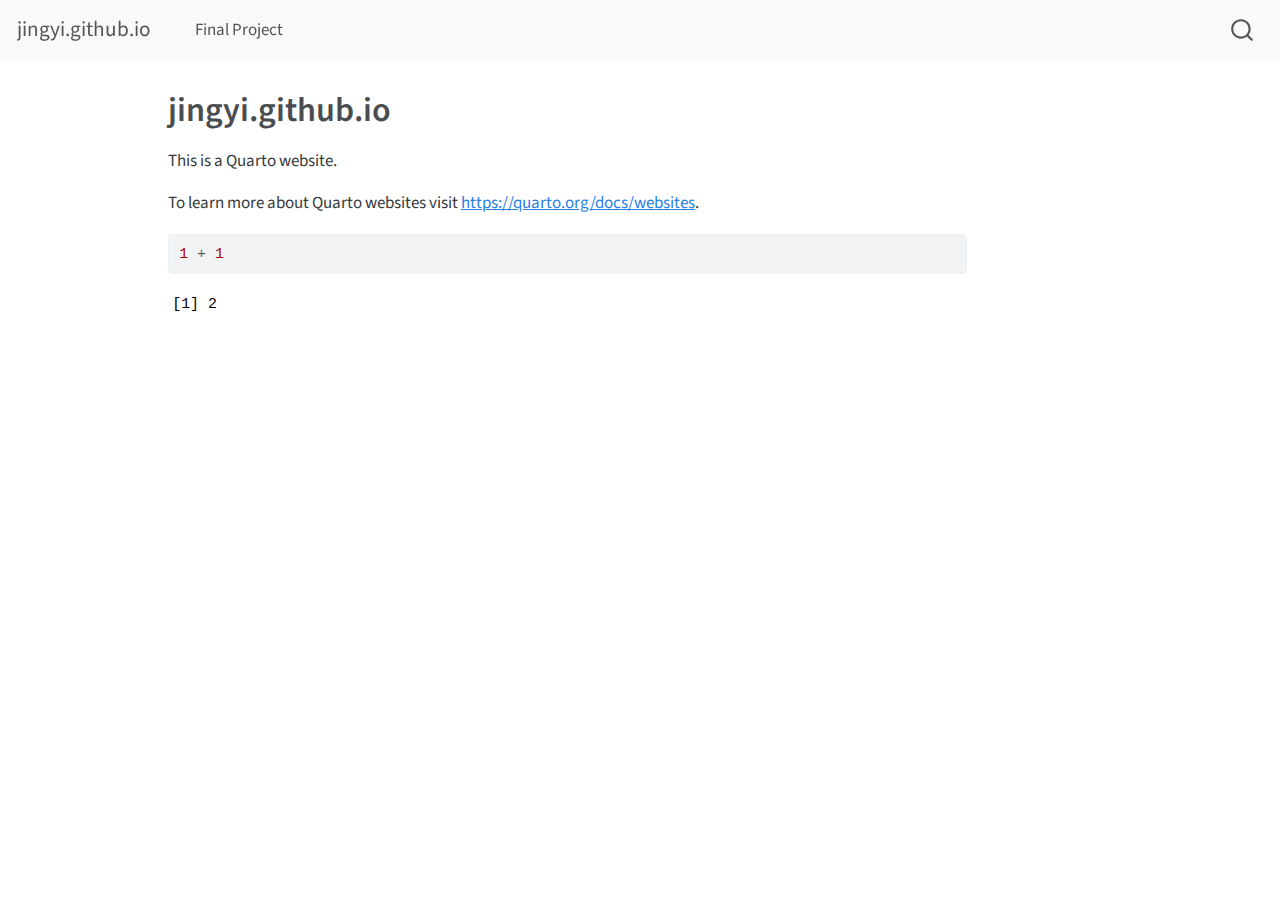
<file: docs/index.html>
<!DOCTYPE html>
<html xmlns="http://www.w3.org/1999/xhtml" lang="en" xml:lang="en"><head>

<meta charset="utf-8">
<meta name="generator" content="quarto-1.3.450">

<meta name="viewport" content="width=device-width, initial-scale=1.0, user-scalable=yes">


<title>jingyi.github.io</title>
<style>
code{white-space: pre-wrap;}
span.smallcaps{font-variant: small-caps;}
div.columns{display: flex; gap: min(4vw, 1.5em);}
div.column{flex: auto; overflow-x: auto;}
div.hanging-indent{margin-left: 1.5em; text-indent: -1.5em;}
ul.task-list{list-style: none;}
ul.task-list li input[type="checkbox"] {
  width: 0.8em;
  margin: 0 0.8em 0.2em -1em; /* quarto-specific, see https://github.com/quarto-dev/quarto-cli/issues/4556 */ 
  vertical-align: middle;
}
/* CSS for syntax highlighting */
pre > code.sourceCode { white-space: pre; position: relative; }
pre > code.sourceCode > span { display: inline-block; line-height: 1.25; }
pre > code.sourceCode > span:empty { height: 1.2em; }
.sourceCode { overflow: visible; }
code.sourceCode > span { color: inherit; text-decoration: inherit; }
div.sourceCode { margin: 1em 0; }
pre.sourceCode { margin: 0; }
@media screen {
div.sourceCode { overflow: auto; }
}
@media print {
pre > code.sourceCode { white-space: pre-wrap; }
pre > code.sourceCode > span { text-indent: -5em; padding-left: 5em; }
}
pre.numberSource code
  { counter-reset: source-line 0; }
pre.numberSource code > span
  { position: relative; left: -4em; counter-increment: source-line; }
pre.numberSource code > span > a:first-child::before
  { content: counter(source-line);
    position: relative; left: -1em; text-align: right; vertical-align: baseline;
    border: none; display: inline-block;
    -webkit-touch-callout: none; -webkit-user-select: none;
    -khtml-user-select: none; -moz-user-select: none;
    -ms-user-select: none; user-select: none;
    padding: 0 4px; width: 4em;
  }
pre.numberSource { margin-left: 3em;  padding-left: 4px; }
div.sourceCode
  {   }
@media screen {
pre > code.sourceCode > span > a:first-child::before { text-decoration: underline; }
}
</style>


<script src="site_libs/quarto-nav/quarto-nav.js"></script>
<script src="site_libs/quarto-nav/headroom.min.js"></script>
<script src="site_libs/clipboard/clipboard.min.js"></script>
<script src="site_libs/quarto-search/autocomplete.umd.js"></script>
<script src="site_libs/quarto-search/fuse.min.js"></script>
<script src="site_libs/quarto-search/quarto-search.js"></script>
<meta name="quarto:offset" content="./">
<script src="site_libs/quarto-html/quarto.js"></script>
<script src="site_libs/quarto-html/popper.min.js"></script>
<script src="site_libs/quarto-html/tippy.umd.min.js"></script>
<script src="site_libs/quarto-html/anchor.min.js"></script>
<link href="site_libs/quarto-html/tippy.css" rel="stylesheet">
<link href="site_libs/quarto-html/quarto-syntax-highlighting.css" rel="stylesheet" id="quarto-text-highlighting-styles">
<script src="site_libs/bootstrap/bootstrap.min.js"></script>
<link href="site_libs/bootstrap/bootstrap-icons.css" rel="stylesheet">
<link href="site_libs/bootstrap/bootstrap.min.css" rel="stylesheet" id="quarto-bootstrap" data-mode="light">
<script id="quarto-search-options" type="application/json">{
  "location": "navbar",
  "copy-button": false,
  "collapse-after": 3,
  "panel-placement": "end",
  "type": "overlay",
  "limit": 20,
  "language": {
    "search-no-results-text": "No results",
    "search-matching-documents-text": "matching documents",
    "search-copy-link-title": "Copy link to search",
    "search-hide-matches-text": "Hide additional matches",
    "search-more-match-text": "more match in this document",
    "search-more-matches-text": "more matches in this document",
    "search-clear-button-title": "Clear",
    "search-detached-cancel-button-title": "Cancel",
    "search-submit-button-title": "Submit",
    "search-label": "Search"
  }
}</script>


<link rel="stylesheet" href="styles.css">
</head>

<body class="nav-fixed">

<div id="quarto-search-results"></div>
  <header id="quarto-header" class="headroom fixed-top">
    <nav class="navbar navbar-expand-lg navbar-dark ">
      <div class="navbar-container container-fluid">
      <div class="navbar-brand-container">
    <a class="navbar-brand" href="./index.html">
    <span class="navbar-title">jingyi.github.io</span>
    </a>
  </div>
            <div id="quarto-search" class="" title="Search"></div>
          <button class="navbar-toggler" type="button" data-bs-toggle="collapse" data-bs-target="#navbarCollapse" aria-controls="navbarCollapse" aria-expanded="false" aria-label="Toggle navigation" onclick="if (window.quartoToggleHeadroom) { window.quartoToggleHeadroom(); }">
  <span class="navbar-toggler-icon"></span>
</button>
          <div class="collapse navbar-collapse" id="navbarCollapse">
            <ul class="navbar-nav navbar-nav-scroll me-auto">
  <li class="nav-item">
    <a class="nav-link" href="./demo website.html" rel="" target="">
 <span class="menu-text">Final Project</span></a>
  </li>  
</ul>
            <div class="quarto-navbar-tools ms-auto">
</div>
          </div> <!-- /navcollapse -->
      </div> <!-- /container-fluid -->
    </nav>
</header>
<!-- content -->
<div id="quarto-content" class="quarto-container page-columns page-rows-contents page-layout-article page-navbar">
<!-- sidebar -->
<!-- margin-sidebar -->
    <div id="quarto-margin-sidebar" class="sidebar margin-sidebar">
        
    </div>
<!-- main -->
<main class="content" id="quarto-document-content">

<header id="title-block-header" class="quarto-title-block default">
<div class="quarto-title">
<h1 class="title">jingyi.github.io</h1>
</div>



<div class="quarto-title-meta">

    
  
    
  </div>
  

</header>

<p>This is a Quarto website.</p>
<p>To learn more about Quarto websites visit <a href="https://quarto.org/docs/websites" class="uri">https://quarto.org/docs/websites</a>.</p>
<div class="cell">
<div class="sourceCode cell-code" id="cb1"><pre class="sourceCode r code-with-copy"><code class="sourceCode r"><span id="cb1-1"><a href="#cb1-1" aria-hidden="true" tabindex="-1"></a><span class="dv">1</span> <span class="sc">+</span> <span class="dv">1</span></span></code><button title="Copy to Clipboard" class="code-copy-button"><i class="bi"></i></button></pre></div>
<div class="cell-output cell-output-stdout">
<pre><code>[1] 2</code></pre>
</div>
</div>



</main> <!-- /main -->
<script id="quarto-html-after-body" type="application/javascript">
window.document.addEventListener("DOMContentLoaded", function (event) {
  const toggleBodyColorMode = (bsSheetEl) => {
    const mode = bsSheetEl.getAttribute("data-mode");
    const bodyEl = window.document.querySelector("body");
    if (mode === "dark") {
      bodyEl.classList.add("quarto-dark");
      bodyEl.classList.remove("quarto-light");
    } else {
      bodyEl.classList.add("quarto-light");
      bodyEl.classList.remove("quarto-dark");
    }
  }
  const toggleBodyColorPrimary = () => {
    const bsSheetEl = window.document.querySelector("link#quarto-bootstrap");
    if (bsSheetEl) {
      toggleBodyColorMode(bsSheetEl);
    }
  }
  toggleBodyColorPrimary();  
  const icon = "";
  const anchorJS = new window.AnchorJS();
  anchorJS.options = {
    placement: 'right',
    icon: icon
  };
  anchorJS.add('.anchored');
  const isCodeAnnotation = (el) => {
    for (const clz of el.classList) {
      if (clz.startsWith('code-annotation-')) {                     
        return true;
      }
    }
    return false;
  }
  const clipboard = new window.ClipboardJS('.code-copy-button', {
    text: function(trigger) {
      const codeEl = trigger.previousElementSibling.cloneNode(true);
      for (const childEl of codeEl.children) {
        if (isCodeAnnotation(childEl)) {
          childEl.remove();
        }
      }
      return codeEl.innerText;
    }
  });
  clipboard.on('success', function(e) {
    // button target
    const button = e.trigger;
    // don't keep focus
    button.blur();
    // flash "checked"
    button.classList.add('code-copy-button-checked');
    var currentTitle = button.getAttribute("title");
    button.setAttribute("title", "Copied!");
    let tooltip;
    if (window.bootstrap) {
      button.setAttribute("data-bs-toggle", "tooltip");
      button.setAttribute("data-bs-placement", "left");
      button.setAttribute("data-bs-title", "Copied!");
      tooltip = new bootstrap.Tooltip(button, 
        { trigger: "manual", 
          customClass: "code-copy-button-tooltip",
          offset: [0, -8]});
      tooltip.show();    
    }
    setTimeout(function() {
      if (tooltip) {
        tooltip.hide();
        button.removeAttribute("data-bs-title");
        button.removeAttribute("data-bs-toggle");
        button.removeAttribute("data-bs-placement");
      }
      button.setAttribute("title", currentTitle);
      button.classList.remove('code-copy-button-checked');
    }, 1000);
    // clear code selection
    e.clearSelection();
  });
  function tippyHover(el, contentFn) {
    const config = {
      allowHTML: true,
      content: contentFn,
      maxWidth: 500,
      delay: 100,
      arrow: false,
      appendTo: function(el) {
          return el.parentElement;
      },
      interactive: true,
      interactiveBorder: 10,
      theme: 'quarto',
      placement: 'bottom-start'
    };
    window.tippy(el, config); 
  }
  const noterefs = window.document.querySelectorAll('a[role="doc-noteref"]');
  for (var i=0; i<noterefs.length; i++) {
    const ref = noterefs[i];
    tippyHover(ref, function() {
      // use id or data attribute instead here
      let href = ref.getAttribute('data-footnote-href') || ref.getAttribute('href');
      try { href = new URL(href).hash; } catch {}
      const id = href.replace(/^#\/?/, "");
      const note = window.document.getElementById(id);
      return note.innerHTML;
    });
  }
      let selectedAnnoteEl;
      const selectorForAnnotation = ( cell, annotation) => {
        let cellAttr = 'data-code-cell="' + cell + '"';
        let lineAttr = 'data-code-annotation="' +  annotation + '"';
        const selector = 'span[' + cellAttr + '][' + lineAttr + ']';
        return selector;
      }
      const selectCodeLines = (annoteEl) => {
        const doc = window.document;
        const targetCell = annoteEl.getAttribute("data-target-cell");
        const targetAnnotation = annoteEl.getAttribute("data-target-annotation");
        const annoteSpan = window.document.querySelector(selectorForAnnotation(targetCell, targetAnnotation));
        const lines = annoteSpan.getAttribute("data-code-lines").split(",");
        const lineIds = lines.map((line) => {
          return targetCell + "-" + line;
        })
        let top = null;
        let height = null;
        let parent = null;
        if (lineIds.length > 0) {
            //compute the position of the single el (top and bottom and make a div)
            const el = window.document.getElementById(lineIds[0]);
            top = el.offsetTop;
            height = el.offsetHeight;
            parent = el.parentElement.parentElement;
          if (lineIds.length > 1) {
            const lastEl = window.document.getElementById(lineIds[lineIds.length - 1]);
            const bottom = lastEl.offsetTop + lastEl.offsetHeight;
            height = bottom - top;
          }
          if (top !== null && height !== null && parent !== null) {
            // cook up a div (if necessary) and position it 
            let div = window.document.getElementById("code-annotation-line-highlight");
            if (div === null) {
              div = window.document.createElement("div");
              div.setAttribute("id", "code-annotation-line-highlight");
              div.style.position = 'absolute';
              parent.appendChild(div);
            }
            div.style.top = top - 2 + "px";
            div.style.height = height + 4 + "px";
            let gutterDiv = window.document.getElementById("code-annotation-line-highlight-gutter");
            if (gutterDiv === null) {
              gutterDiv = window.document.createElement("div");
              gutterDiv.setAttribute("id", "code-annotation-line-highlight-gutter");
              gutterDiv.style.position = 'absolute';
              const codeCell = window.document.getElementById(targetCell);
              const gutter = codeCell.querySelector('.code-annotation-gutter');
              gutter.appendChild(gutterDiv);
            }
            gutterDiv.style.top = top - 2 + "px";
            gutterDiv.style.height = height + 4 + "px";
          }
          selectedAnnoteEl = annoteEl;
        }
      };
      const unselectCodeLines = () => {
        const elementsIds = ["code-annotation-line-highlight", "code-annotation-line-highlight-gutter"];
        elementsIds.forEach((elId) => {
          const div = window.document.getElementById(elId);
          if (div) {
            div.remove();
          }
        });
        selectedAnnoteEl = undefined;
      };
      // Attach click handler to the DT
      const annoteDls = window.document.querySelectorAll('dt[data-target-cell]');
      for (const annoteDlNode of annoteDls) {
        annoteDlNode.addEventListener('click', (event) => {
          const clickedEl = event.target;
          if (clickedEl !== selectedAnnoteEl) {
            unselectCodeLines();
            const activeEl = window.document.querySelector('dt[data-target-cell].code-annotation-active');
            if (activeEl) {
              activeEl.classList.remove('code-annotation-active');
            }
            selectCodeLines(clickedEl);
            clickedEl.classList.add('code-annotation-active');
          } else {
            // Unselect the line
            unselectCodeLines();
            clickedEl.classList.remove('code-annotation-active');
          }
        });
      }
  const findCites = (el) => {
    const parentEl = el.parentElement;
    if (parentEl) {
      const cites = parentEl.dataset.cites;
      if (cites) {
        return {
          el,
          cites: cites.split(' ')
        };
      } else {
        return findCites(el.parentElement)
      }
    } else {
      return undefined;
    }
  };
  var bibliorefs = window.document.querySelectorAll('a[role="doc-biblioref"]');
  for (var i=0; i<bibliorefs.length; i++) {
    const ref = bibliorefs[i];
    const citeInfo = findCites(ref);
    if (citeInfo) {
      tippyHover(citeInfo.el, function() {
        var popup = window.document.createElement('div');
        citeInfo.cites.forEach(function(cite) {
          var citeDiv = window.document.createElement('div');
          citeDiv.classList.add('hanging-indent');
          citeDiv.classList.add('csl-entry');
          var biblioDiv = window.document.getElementById('ref-' + cite);
          if (biblioDiv) {
            citeDiv.innerHTML = biblioDiv.innerHTML;
          }
          popup.appendChild(citeDiv);
        });
        return popup.innerHTML;
      });
    }
  }
});
</script>
</div> <!-- /content -->



</body></html>
</file>
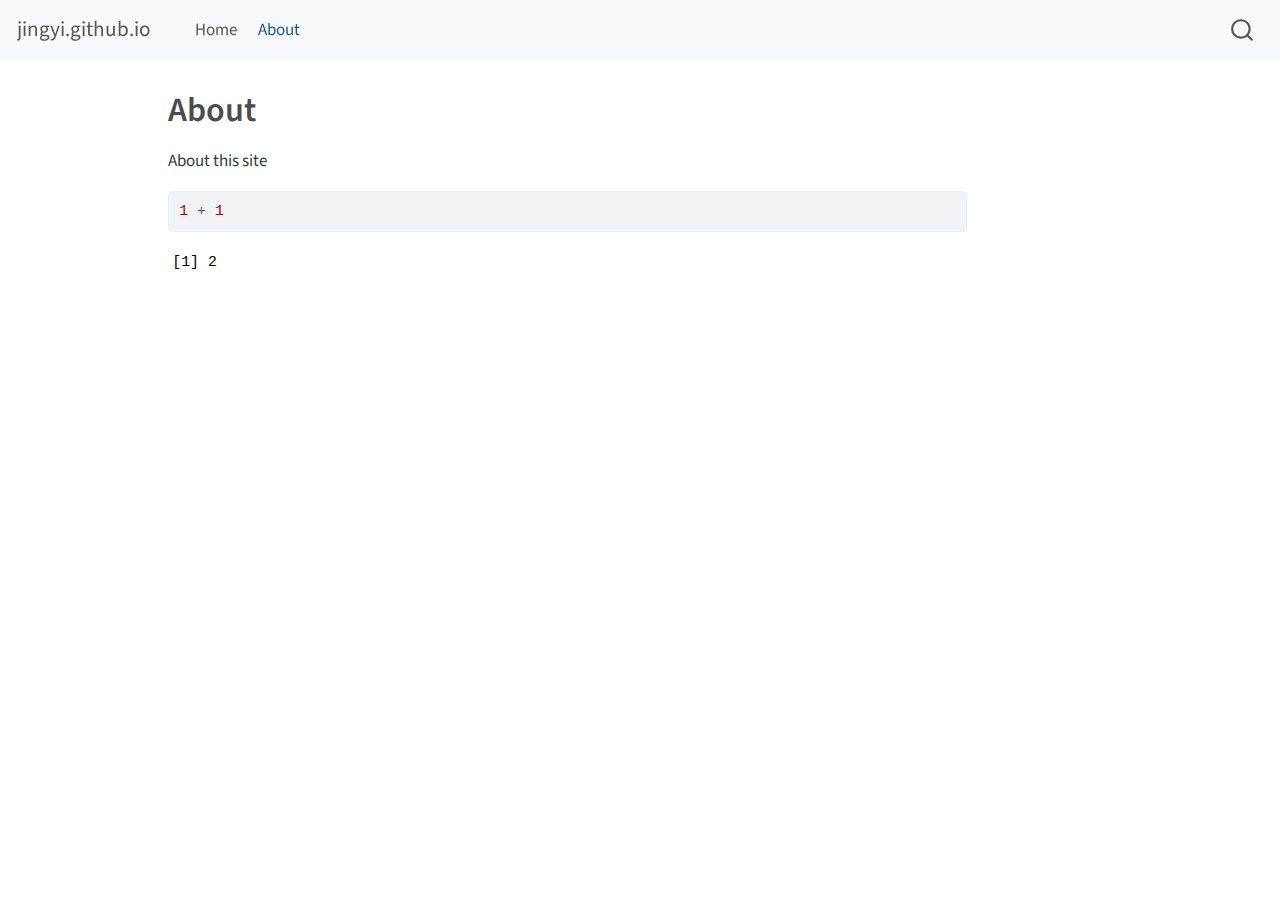
<file: docs/about.html>
<!DOCTYPE html>
<html xmlns="http://www.w3.org/1999/xhtml" lang="en" xml:lang="en"><head>

<meta charset="utf-8">
<meta name="generator" content="quarto-1.3.450">

<meta name="viewport" content="width=device-width, initial-scale=1.0, user-scalable=yes">


<title>jingyi.github.io - About</title>
<style>
code{white-space: pre-wrap;}
span.smallcaps{font-variant: small-caps;}
div.columns{display: flex; gap: min(4vw, 1.5em);}
div.column{flex: auto; overflow-x: auto;}
div.hanging-indent{margin-left: 1.5em; text-indent: -1.5em;}
ul.task-list{list-style: none;}
ul.task-list li input[type="checkbox"] {
  width: 0.8em;
  margin: 0 0.8em 0.2em -1em; /* quarto-specific, see https://github.com/quarto-dev/quarto-cli/issues/4556 */ 
  vertical-align: middle;
}
/* CSS for syntax highlighting */
pre > code.sourceCode { white-space: pre; position: relative; }
pre > code.sourceCode > span { display: inline-block; line-height: 1.25; }
pre > code.sourceCode > span:empty { height: 1.2em; }
.sourceCode { overflow: visible; }
code.sourceCode > span { color: inherit; text-decoration: inherit; }
div.sourceCode { margin: 1em 0; }
pre.sourceCode { margin: 0; }
@media screen {
div.sourceCode { overflow: auto; }
}
@media print {
pre > code.sourceCode { white-space: pre-wrap; }
pre > code.sourceCode > span { text-indent: -5em; padding-left: 5em; }
}
pre.numberSource code
  { counter-reset: source-line 0; }
pre.numberSource code > span
  { position: relative; left: -4em; counter-increment: source-line; }
pre.numberSource code > span > a:first-child::before
  { content: counter(source-line);
    position: relative; left: -1em; text-align: right; vertical-align: baseline;
    border: none; display: inline-block;
    -webkit-touch-callout: none; -webkit-user-select: none;
    -khtml-user-select: none; -moz-user-select: none;
    -ms-user-select: none; user-select: none;
    padding: 0 4px; width: 4em;
  }
pre.numberSource { margin-left: 3em;  padding-left: 4px; }
div.sourceCode
  {   }
@media screen {
pre > code.sourceCode > span > a:first-child::before { text-decoration: underline; }
}
</style>


<script src="site_libs/quarto-nav/quarto-nav.js"></script>
<script src="site_libs/quarto-nav/headroom.min.js"></script>
<script src="site_libs/clipboard/clipboard.min.js"></script>
<script src="site_libs/quarto-search/autocomplete.umd.js"></script>
<script src="site_libs/quarto-search/fuse.min.js"></script>
<script src="site_libs/quarto-search/quarto-search.js"></script>
<meta name="quarto:offset" content="./">
<script src="site_libs/quarto-html/quarto.js"></script>
<script src="site_libs/quarto-html/popper.min.js"></script>
<script src="site_libs/quarto-html/tippy.umd.min.js"></script>
<script src="site_libs/quarto-html/anchor.min.js"></script>
<link href="site_libs/quarto-html/tippy.css" rel="stylesheet">
<link href="site_libs/quarto-html/quarto-syntax-highlighting.css" rel="stylesheet" id="quarto-text-highlighting-styles">
<script src="site_libs/bootstrap/bootstrap.min.js"></script>
<link href="site_libs/bootstrap/bootstrap-icons.css" rel="stylesheet">
<link href="site_libs/bootstrap/bootstrap.min.css" rel="stylesheet" id="quarto-bootstrap" data-mode="light">
<script id="quarto-search-options" type="application/json">{
  "location": "navbar",
  "copy-button": false,
  "collapse-after": 3,
  "panel-placement": "end",
  "type": "overlay",
  "limit": 20,
  "language": {
    "search-no-results-text": "No results",
    "search-matching-documents-text": "matching documents",
    "search-copy-link-title": "Copy link to search",
    "search-hide-matches-text": "Hide additional matches",
    "search-more-match-text": "more match in this document",
    "search-more-matches-text": "more matches in this document",
    "search-clear-button-title": "Clear",
    "search-detached-cancel-button-title": "Cancel",
    "search-submit-button-title": "Submit",
    "search-label": "Search"
  }
}</script>


<link rel="stylesheet" href="styles.css">
</head>

<body class="nav-fixed">

<div id="quarto-search-results"></div>
  <header id="quarto-header" class="headroom fixed-top">
    <nav class="navbar navbar-expand-lg navbar-dark ">
      <div class="navbar-container container-fluid">
      <div class="navbar-brand-container">
    <a class="navbar-brand" href="./index.html">
    <span class="navbar-title">jingyi.github.io</span>
    </a>
  </div>
            <div id="quarto-search" class="" title="Search"></div>
          <button class="navbar-toggler" type="button" data-bs-toggle="collapse" data-bs-target="#navbarCollapse" aria-controls="navbarCollapse" aria-expanded="false" aria-label="Toggle navigation" onclick="if (window.quartoToggleHeadroom) { window.quartoToggleHeadroom(); }">
  <span class="navbar-toggler-icon"></span>
</button>
          <div class="collapse navbar-collapse" id="navbarCollapse">
            <ul class="navbar-nav navbar-nav-scroll me-auto">
  <li class="nav-item">
    <a class="nav-link" href="./demo website.html" rel="" target="">
 <span class="menu-text">Home</span></a>
  </li>  
  <li class="nav-item">
    <a class="nav-link active" href="./about.html" rel="" target="" aria-current="page">
 <span class="menu-text">About</span></a>
  </li>  
</ul>
            <div class="quarto-navbar-tools ms-auto">
</div>
          </div> <!-- /navcollapse -->
      </div> <!-- /container-fluid -->
    </nav>
</header>
<!-- content -->
<div id="quarto-content" class="quarto-container page-columns page-rows-contents page-layout-article page-navbar">
<!-- sidebar -->
<!-- margin-sidebar -->
    <div id="quarto-margin-sidebar" class="sidebar margin-sidebar">
        
    </div>
<!-- main -->
<main class="content" id="quarto-document-content">

<header id="title-block-header" class="quarto-title-block default">
<div class="quarto-title">
<h1 class="title">About</h1>
</div>



<div class="quarto-title-meta">

    
  
    
  </div>
  

</header>

<p>About this site</p>
<div class="cell">
<div class="sourceCode cell-code" id="cb1"><pre class="sourceCode r code-with-copy"><code class="sourceCode r"><span id="cb1-1"><a href="#cb1-1" aria-hidden="true" tabindex="-1"></a><span class="dv">1</span> <span class="sc">+</span> <span class="dv">1</span></span></code><button title="Copy to Clipboard" class="code-copy-button"><i class="bi"></i></button></pre></div>
<div class="cell-output cell-output-stdout">
<pre><code>[1] 2</code></pre>
</div>
</div>



</main> <!-- /main -->
<script id="quarto-html-after-body" type="application/javascript">
window.document.addEventListener("DOMContentLoaded", function (event) {
  const toggleBodyColorMode = (bsSheetEl) => {
    const mode = bsSheetEl.getAttribute("data-mode");
    const bodyEl = window.document.querySelector("body");
    if (mode === "dark") {
      bodyEl.classList.add("quarto-dark");
      bodyEl.classList.remove("quarto-light");
    } else {
      bodyEl.classList.add("quarto-light");
      bodyEl.classList.remove("quarto-dark");
    }
  }
  const toggleBodyColorPrimary = () => {
    const bsSheetEl = window.document.querySelector("link#quarto-bootstrap");
    if (bsSheetEl) {
      toggleBodyColorMode(bsSheetEl);
    }
  }
  toggleBodyColorPrimary();  
  const icon = "";
  const anchorJS = new window.AnchorJS();
  anchorJS.options = {
    placement: 'right',
    icon: icon
  };
  anchorJS.add('.anchored');
  const isCodeAnnotation = (el) => {
    for (const clz of el.classList) {
      if (clz.startsWith('code-annotation-')) {                     
        return true;
      }
    }
    return false;
  }
  const clipboard = new window.ClipboardJS('.code-copy-button', {
    text: function(trigger) {
      const codeEl = trigger.previousElementSibling.cloneNode(true);
      for (const childEl of codeEl.children) {
        if (isCodeAnnotation(childEl)) {
          childEl.remove();
        }
      }
      return codeEl.innerText;
    }
  });
  clipboard.on('success', function(e) {
    // button target
    const button = e.trigger;
    // don't keep focus
    button.blur();
    // flash "checked"
    button.classList.add('code-copy-button-checked');
    var currentTitle = button.getAttribute("title");
    button.setAttribute("title", "Copied!");
    let tooltip;
    if (window.bootstrap) {
      button.setAttribute("data-bs-toggle", "tooltip");
      button.setAttribute("data-bs-placement", "left");
      button.setAttribute("data-bs-title", "Copied!");
      tooltip = new bootstrap.Tooltip(button, 
        { trigger: "manual", 
          customClass: "code-copy-button-tooltip",
          offset: [0, -8]});
      tooltip.show();    
    }
    setTimeout(function() {
      if (tooltip) {
        tooltip.hide();
        button.removeAttribute("data-bs-title");
        button.removeAttribute("data-bs-toggle");
        button.removeAttribute("data-bs-placement");
      }
      button.setAttribute("title", currentTitle);
      button.classList.remove('code-copy-button-checked');
    }, 1000);
    // clear code selection
    e.clearSelection();
  });
  function tippyHover(el, contentFn) {
    const config = {
      allowHTML: true,
      content: contentFn,
      maxWidth: 500,
      delay: 100,
      arrow: false,
      appendTo: function(el) {
          return el.parentElement;
      },
      interactive: true,
      interactiveBorder: 10,
      theme: 'quarto',
      placement: 'bottom-start'
    };
    window.tippy(el, config); 
  }
  const noterefs = window.document.querySelectorAll('a[role="doc-noteref"]');
  for (var i=0; i<noterefs.length; i++) {
    const ref = noterefs[i];
    tippyHover(ref, function() {
      // use id or data attribute instead here
      let href = ref.getAttribute('data-footnote-href') || ref.getAttribute('href');
      try { href = new URL(href).hash; } catch {}
      const id = href.replace(/^#\/?/, "");
      const note = window.document.getElementById(id);
      return note.innerHTML;
    });
  }
      let selectedAnnoteEl;
      const selectorForAnnotation = ( cell, annotation) => {
        let cellAttr = 'data-code-cell="' + cell + '"';
        let lineAttr = 'data-code-annotation="' +  annotation + '"';
        const selector = 'span[' + cellAttr + '][' + lineAttr + ']';
        return selector;
      }
      const selectCodeLines = (annoteEl) => {
        const doc = window.document;
        const targetCell = annoteEl.getAttribute("data-target-cell");
        const targetAnnotation = annoteEl.getAttribute("data-target-annotation");
        const annoteSpan = window.document.querySelector(selectorForAnnotation(targetCell, targetAnnotation));
        const lines = annoteSpan.getAttribute("data-code-lines").split(",");
        const lineIds = lines.map((line) => {
          return targetCell + "-" + line;
        })
        let top = null;
        let height = null;
        let parent = null;
        if (lineIds.length > 0) {
            //compute the position of the single el (top and bottom and make a div)
            const el = window.document.getElementById(lineIds[0]);
            top = el.offsetTop;
            height = el.offsetHeight;
            parent = el.parentElement.parentElement;
          if (lineIds.length > 1) {
            const lastEl = window.document.getElementById(lineIds[lineIds.length - 1]);
            const bottom = lastEl.offsetTop + lastEl.offsetHeight;
            height = bottom - top;
          }
          if (top !== null && height !== null && parent !== null) {
            // cook up a div (if necessary) and position it 
            let div = window.document.getElementById("code-annotation-line-highlight");
            if (div === null) {
              div = window.document.createElement("div");
              div.setAttribute("id", "code-annotation-line-highlight");
              div.style.position = 'absolute';
              parent.appendChild(div);
            }
            div.style.top = top - 2 + "px";
            div.style.height = height + 4 + "px";
            let gutterDiv = window.document.getElementById("code-annotation-line-highlight-gutter");
            if (gutterDiv === null) {
              gutterDiv = window.document.createElement("div");
              gutterDiv.setAttribute("id", "code-annotation-line-highlight-gutter");
              gutterDiv.style.position = 'absolute';
              const codeCell = window.document.getElementById(targetCell);
              const gutter = codeCell.querySelector('.code-annotation-gutter');
              gutter.appendChild(gutterDiv);
            }
            gutterDiv.style.top = top - 2 + "px";
            gutterDiv.style.height = height + 4 + "px";
          }
          selectedAnnoteEl = annoteEl;
        }
      };
      const unselectCodeLines = () => {
        const elementsIds = ["code-annotation-line-highlight", "code-annotation-line-highlight-gutter"];
        elementsIds.forEach((elId) => {
          const div = window.document.getElementById(elId);
          if (div) {
            div.remove();
          }
        });
        selectedAnnoteEl = undefined;
      };
      // Attach click handler to the DT
      const annoteDls = window.document.querySelectorAll('dt[data-target-cell]');
      for (const annoteDlNode of annoteDls) {
        annoteDlNode.addEventListener('click', (event) => {
          const clickedEl = event.target;
          if (clickedEl !== selectedAnnoteEl) {
            unselectCodeLines();
            const activeEl = window.document.querySelector('dt[data-target-cell].code-annotation-active');
            if (activeEl) {
              activeEl.classList.remove('code-annotation-active');
            }
            selectCodeLines(clickedEl);
            clickedEl.classList.add('code-annotation-active');
          } else {
            // Unselect the line
            unselectCodeLines();
            clickedEl.classList.remove('code-annotation-active');
          }
        });
      }
  const findCites = (el) => {
    const parentEl = el.parentElement;
    if (parentEl) {
      const cites = parentEl.dataset.cites;
      if (cites) {
        return {
          el,
          cites: cites.split(' ')
        };
      } else {
        return findCites(el.parentElement)
      }
    } else {
      return undefined;
    }
  };
  var bibliorefs = window.document.querySelectorAll('a[role="doc-biblioref"]');
  for (var i=0; i<bibliorefs.length; i++) {
    const ref = bibliorefs[i];
    const citeInfo = findCites(ref);
    if (citeInfo) {
      tippyHover(citeInfo.el, function() {
        var popup = window.document.createElement('div');
        citeInfo.cites.forEach(function(cite) {
          var citeDiv = window.document.createElement('div');
          citeDiv.classList.add('hanging-indent');
          citeDiv.classList.add('csl-entry');
          var biblioDiv = window.document.getElementById('ref-' + cite);
          if (biblioDiv) {
            citeDiv.innerHTML = biblioDiv.innerHTML;
          }
          popup.appendChild(citeDiv);
        });
        return popup.innerHTML;
      });
    }
  }
});
</script>
</div> <!-- /content -->



</body></html>
</file>
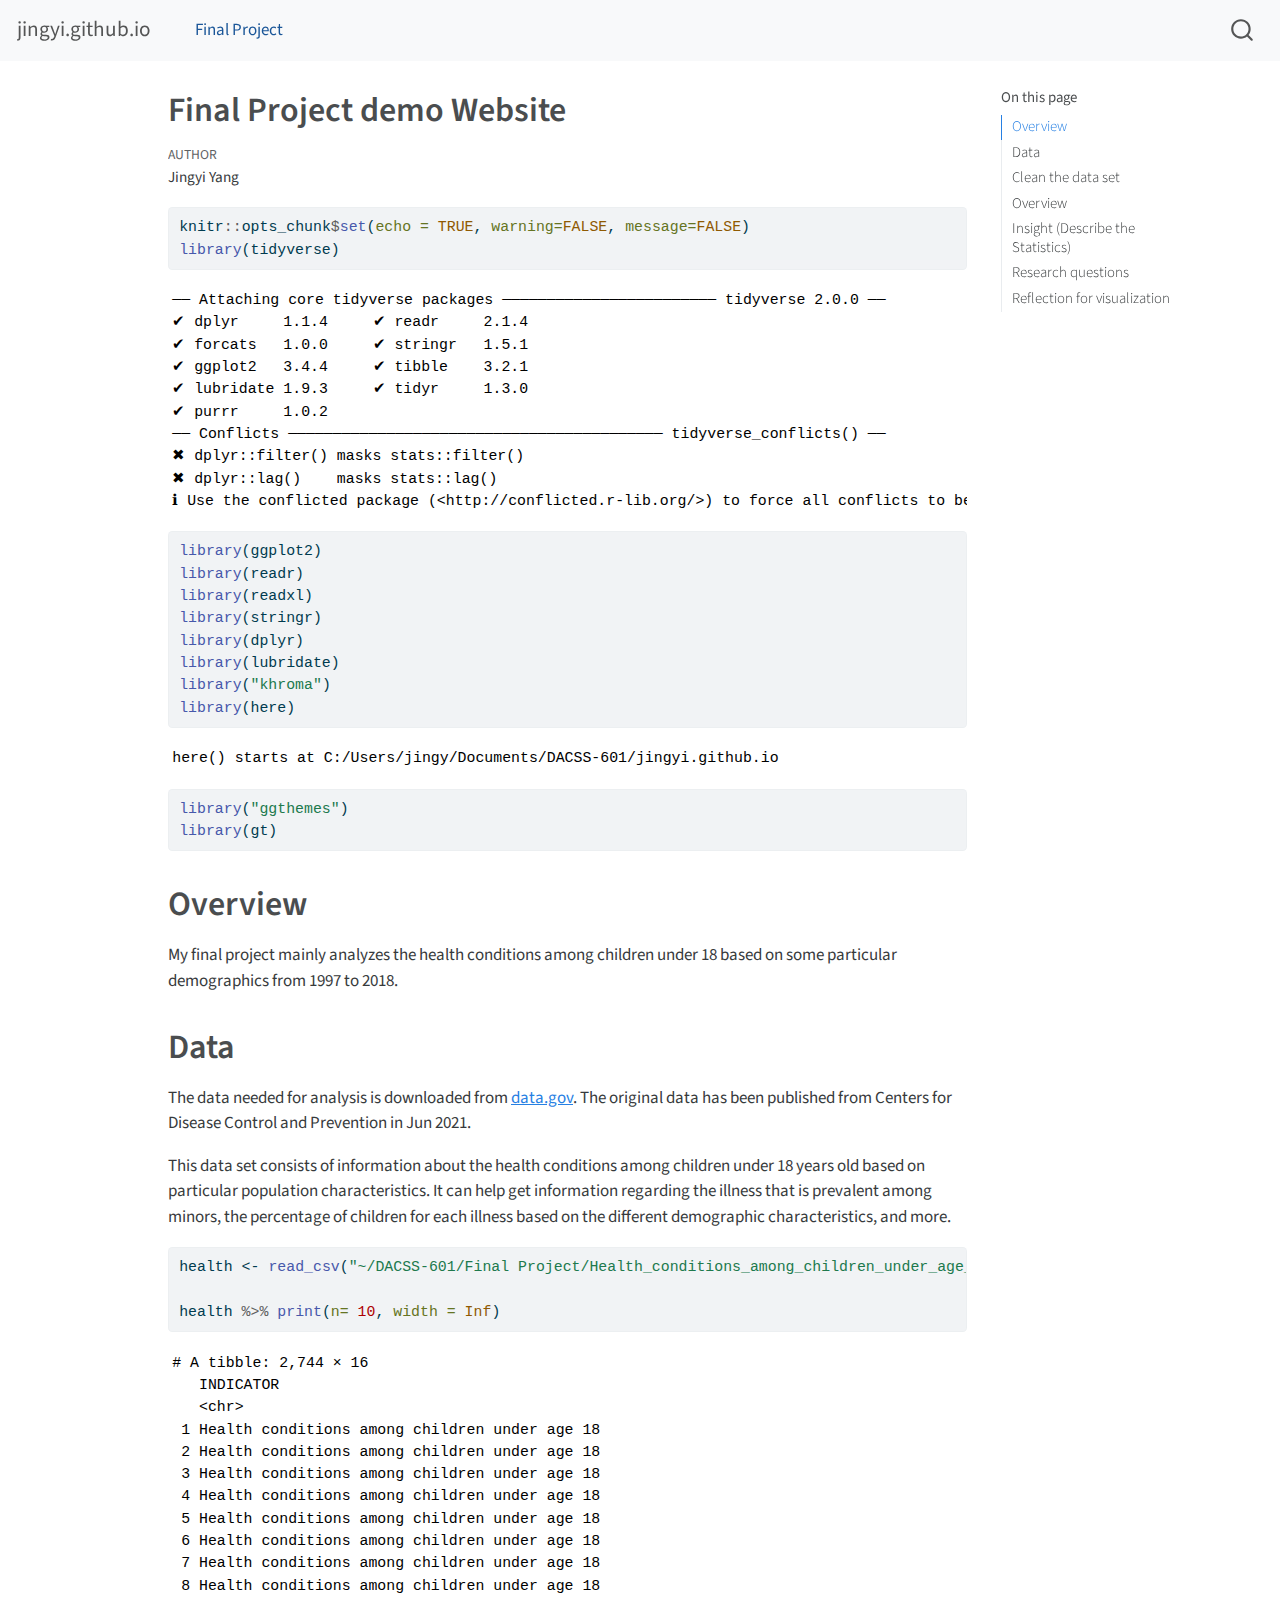
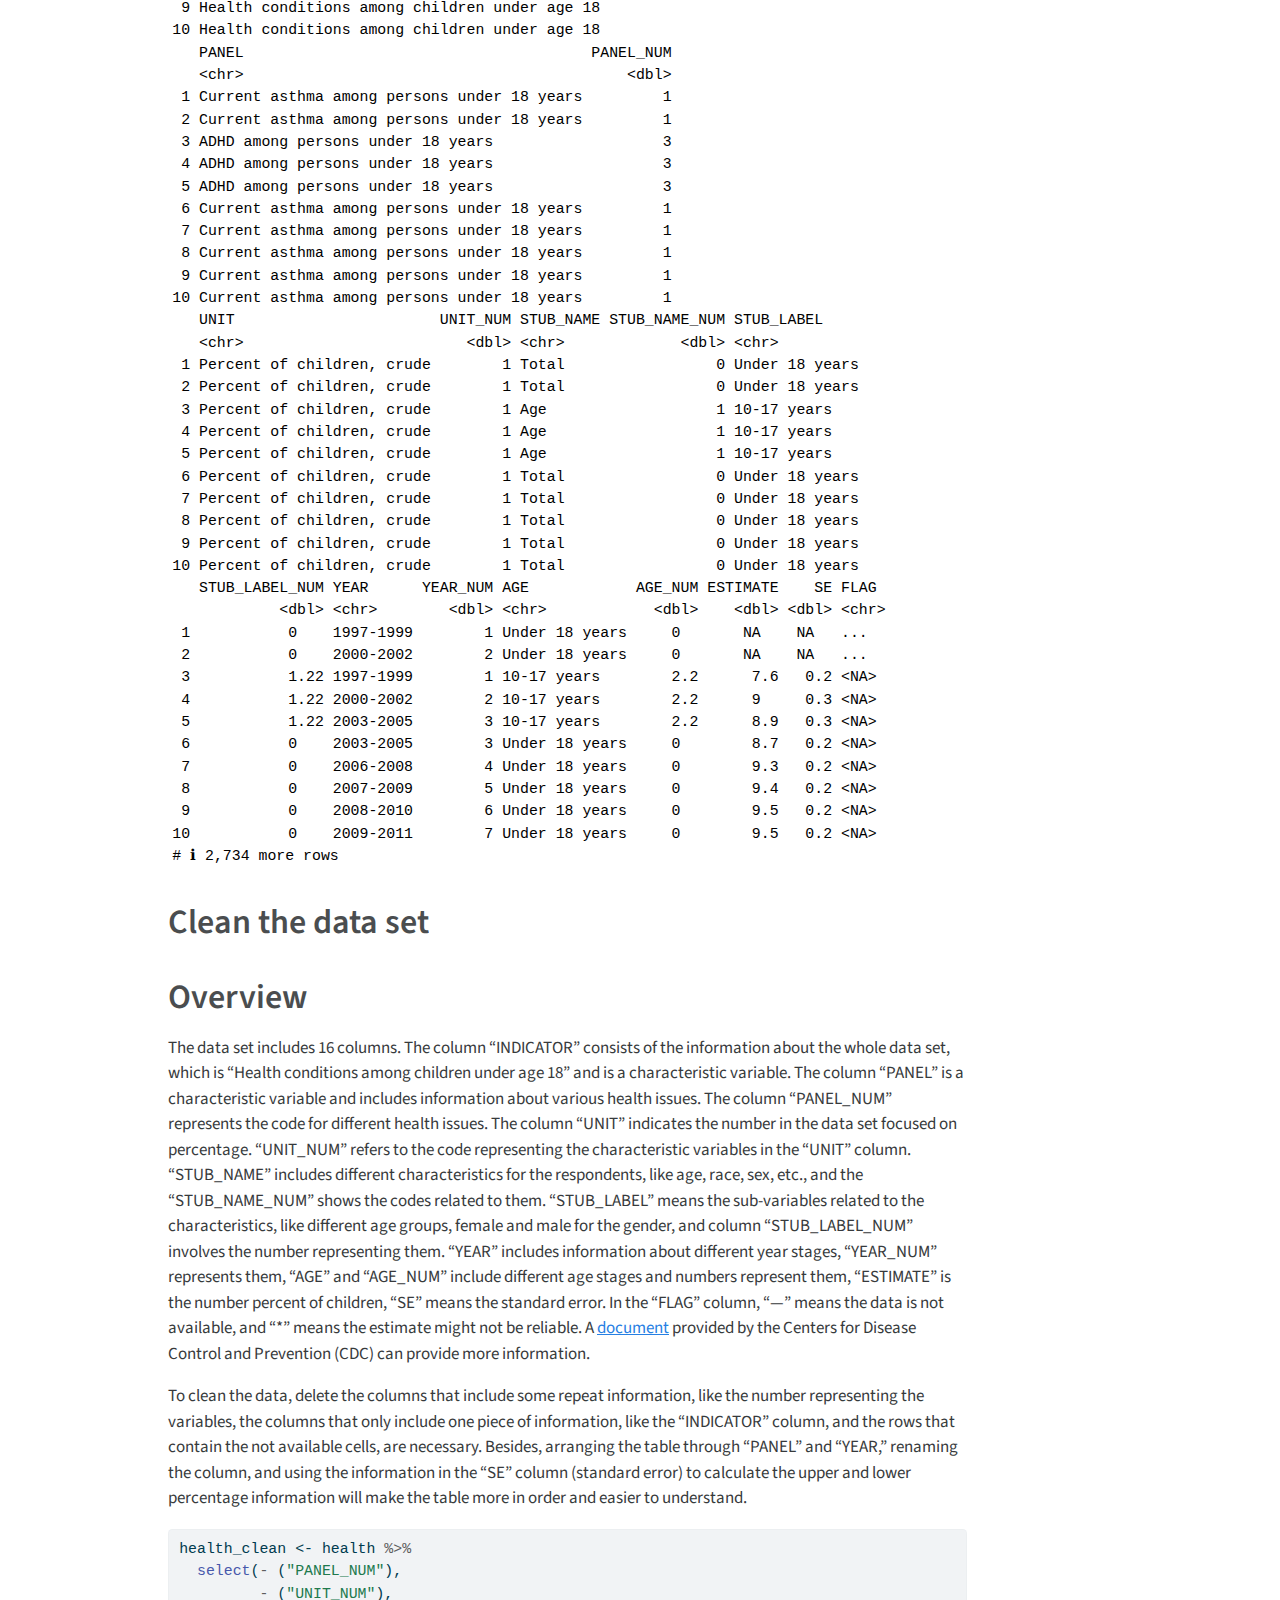
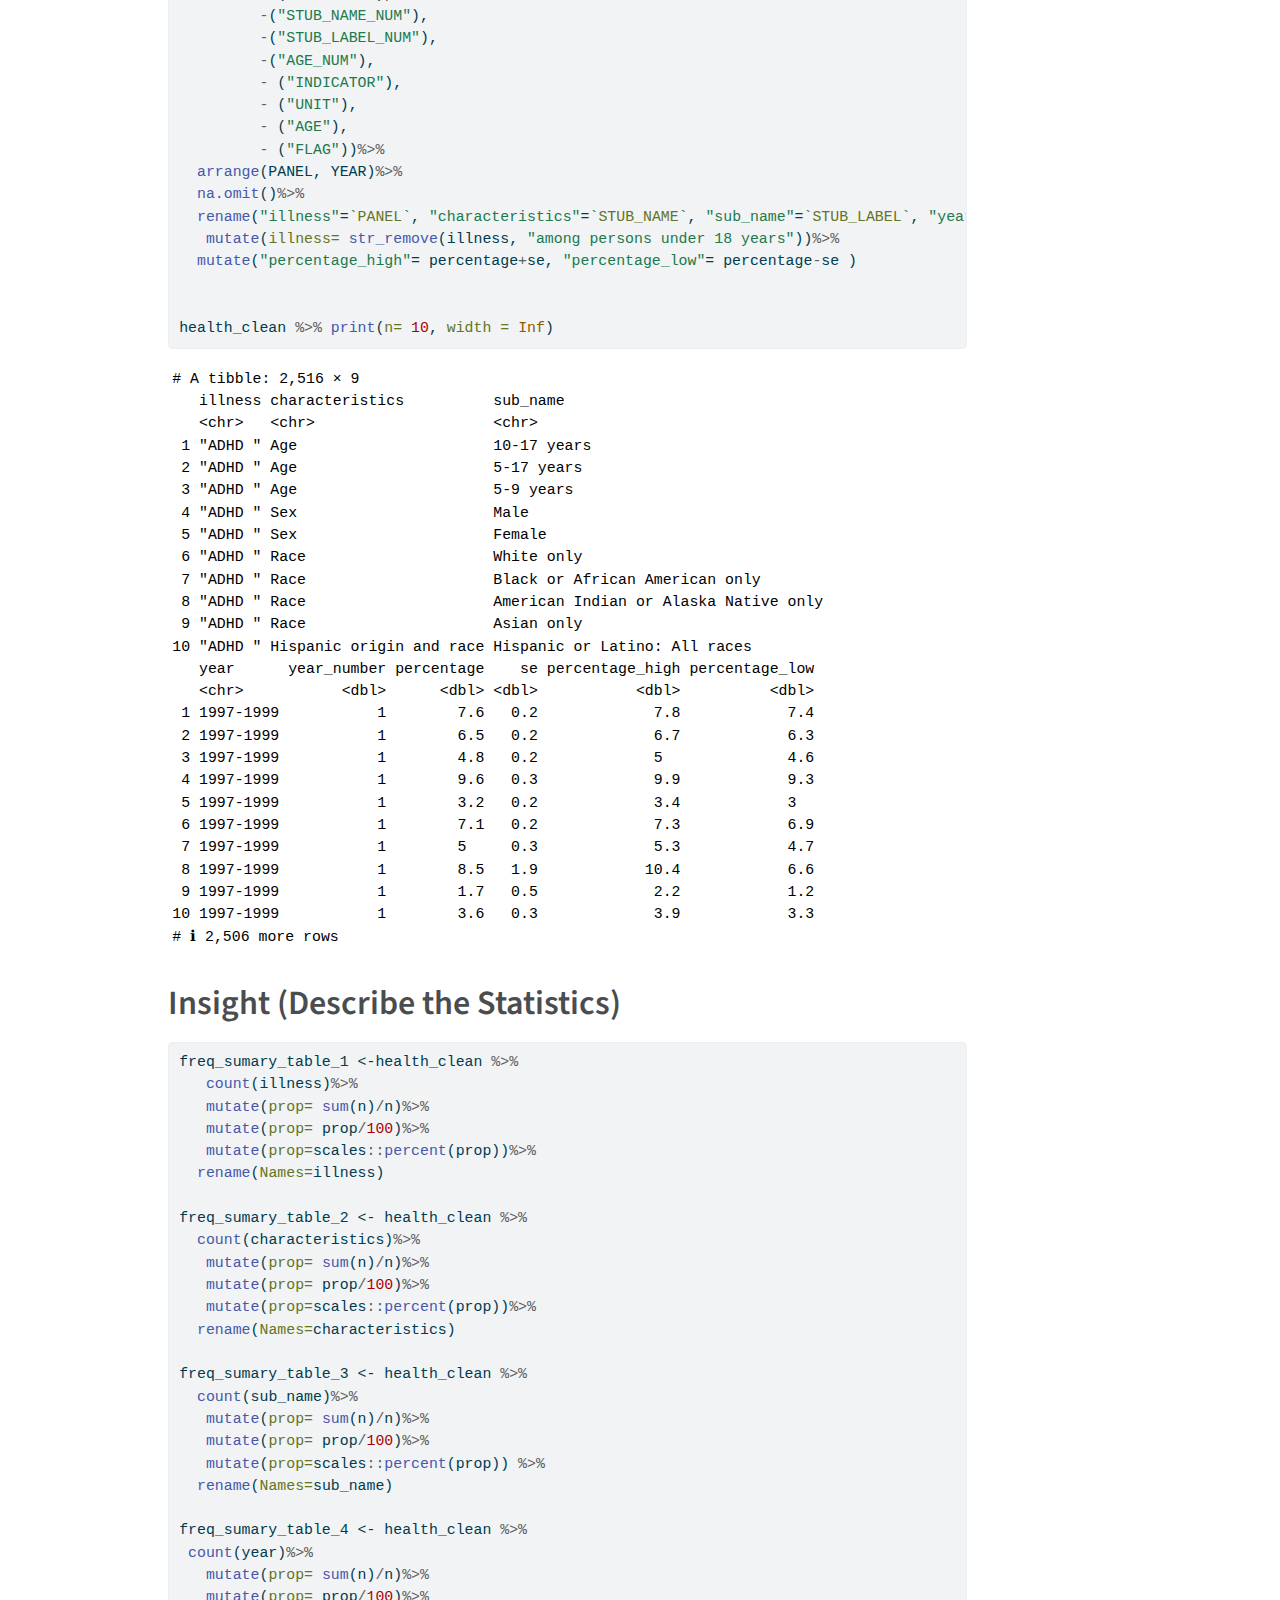
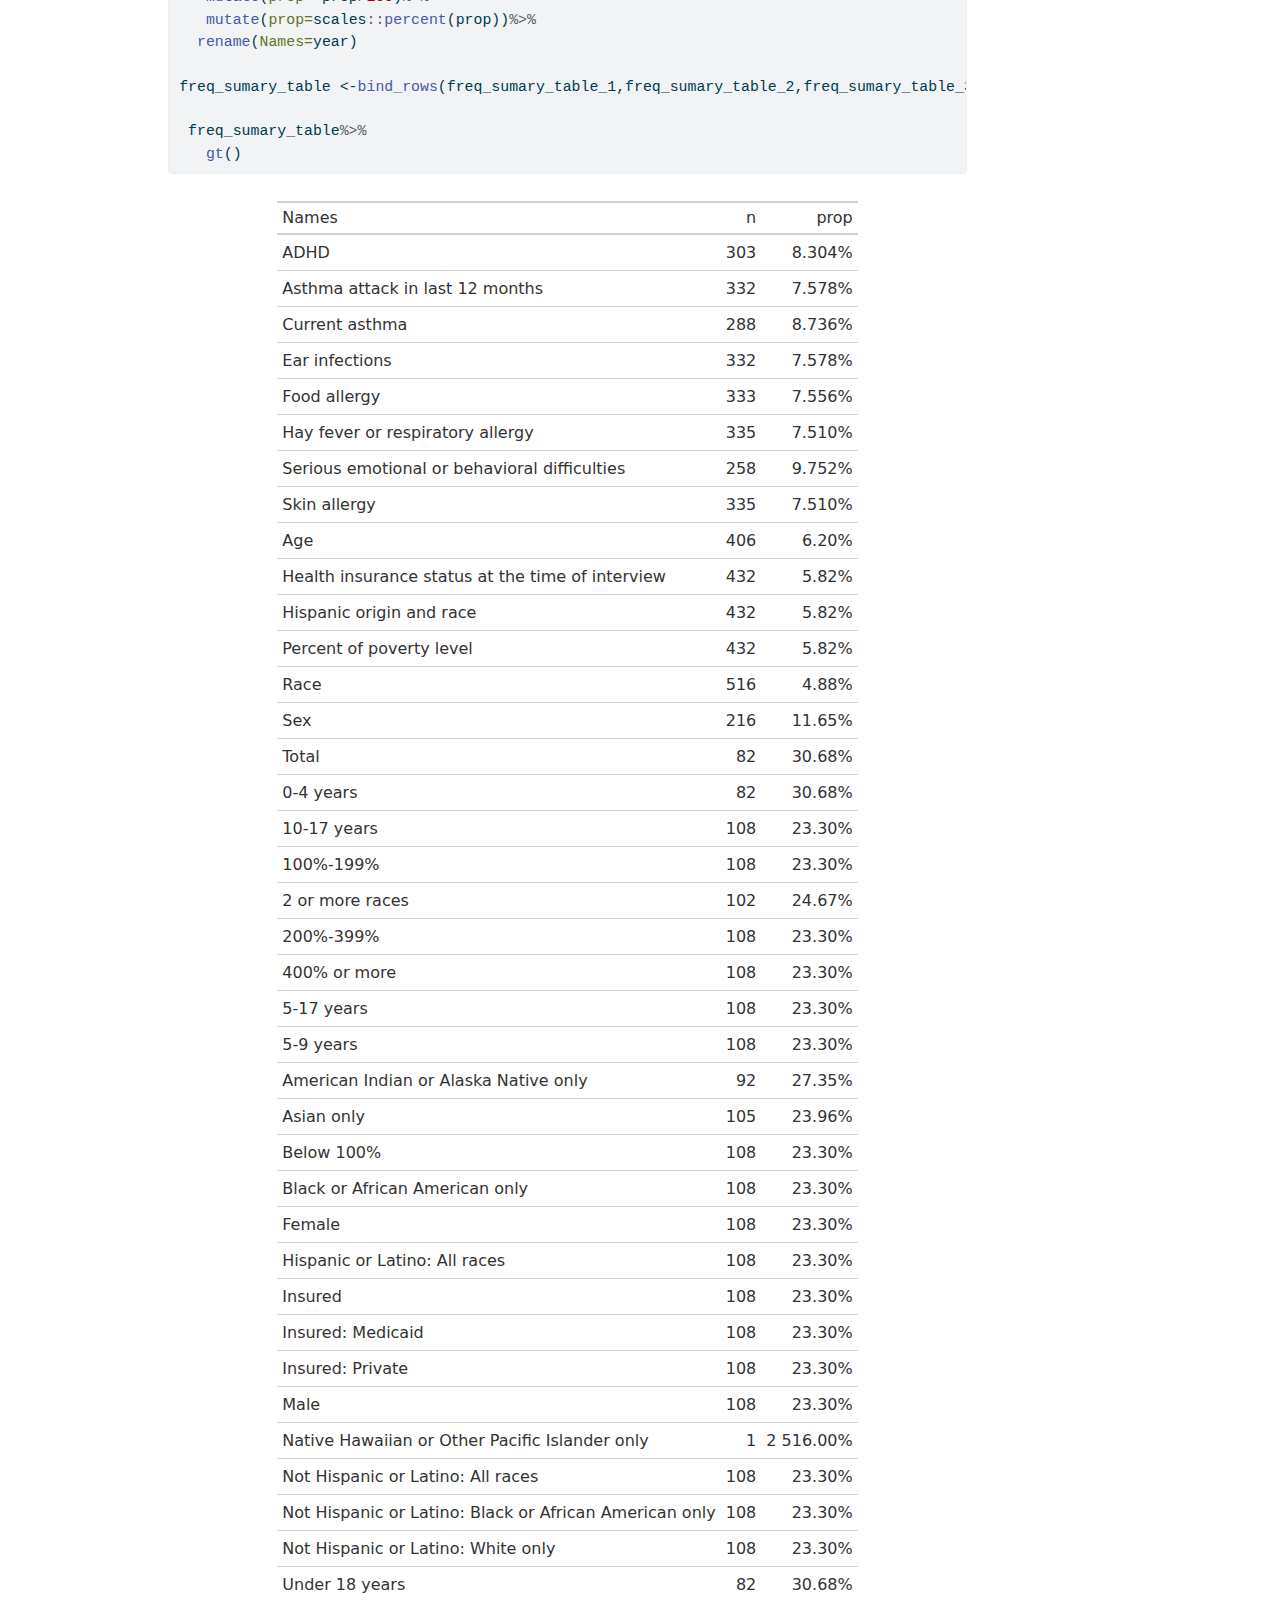
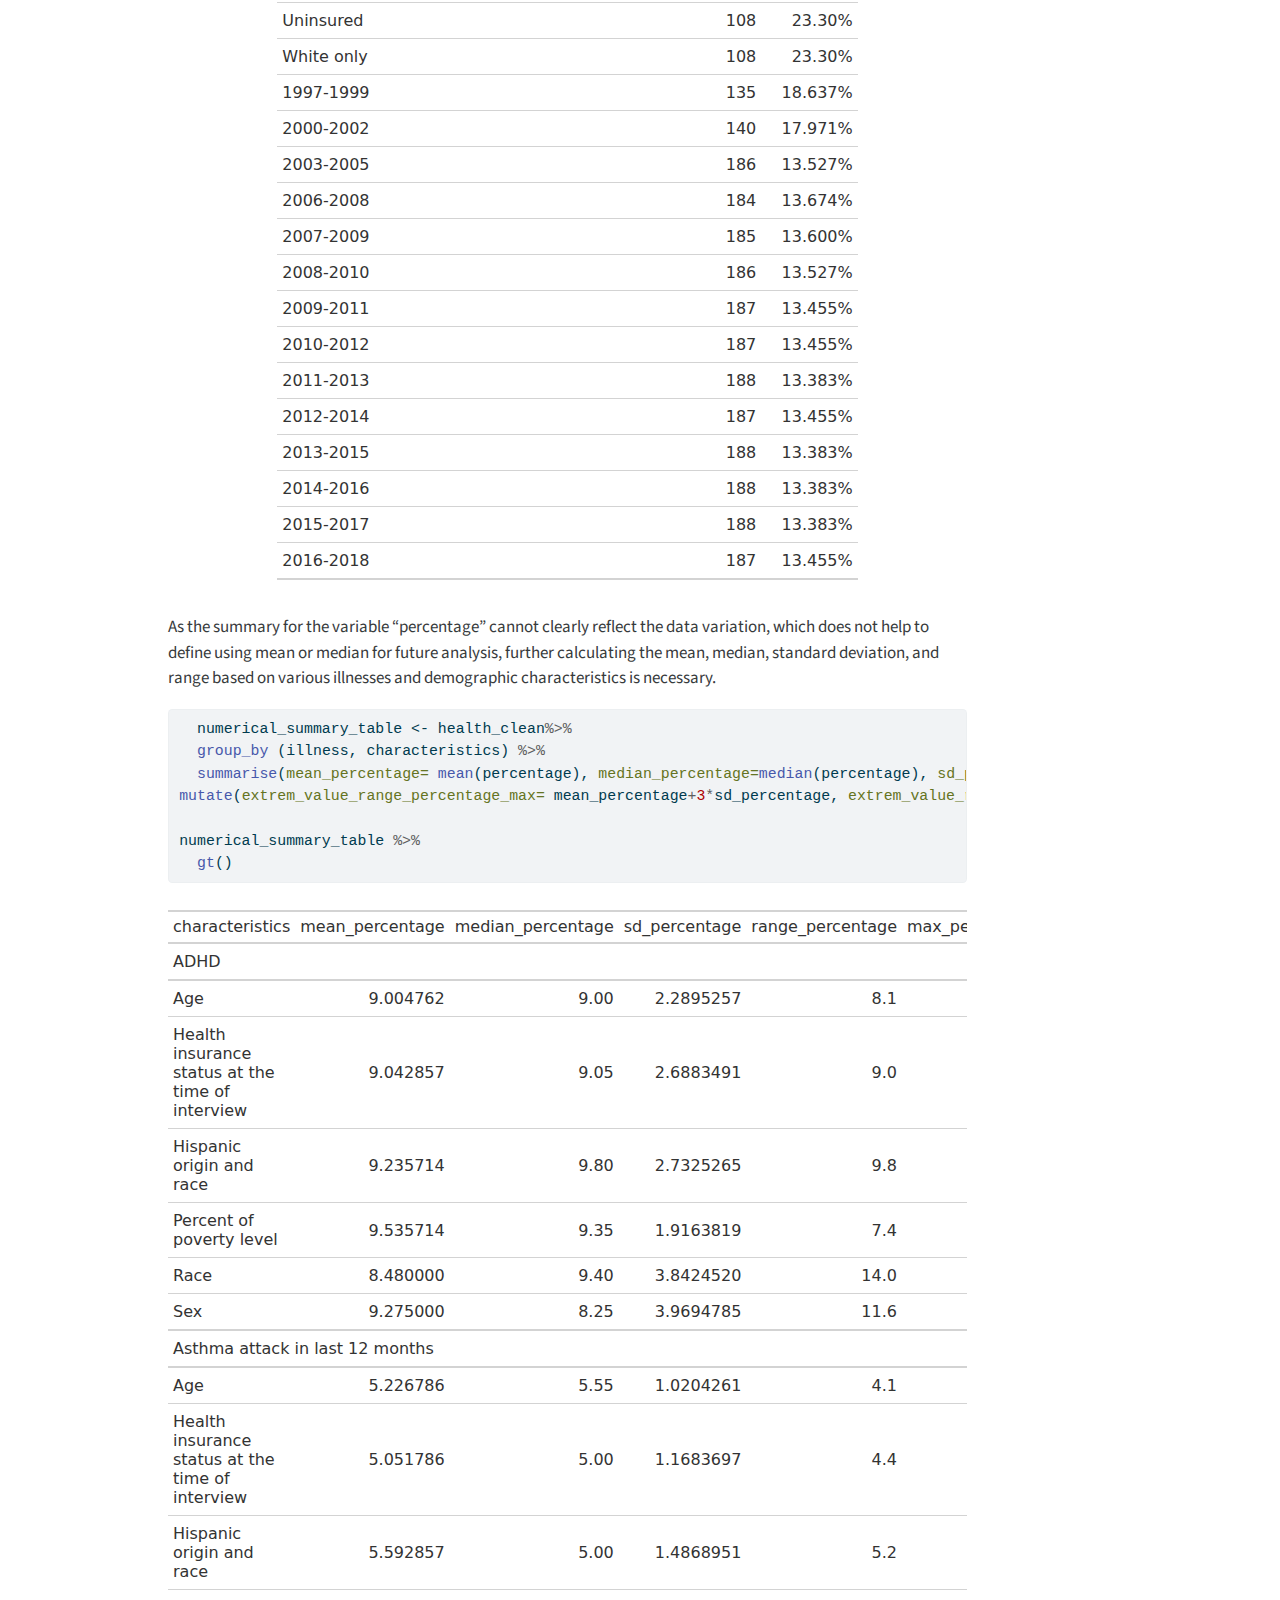
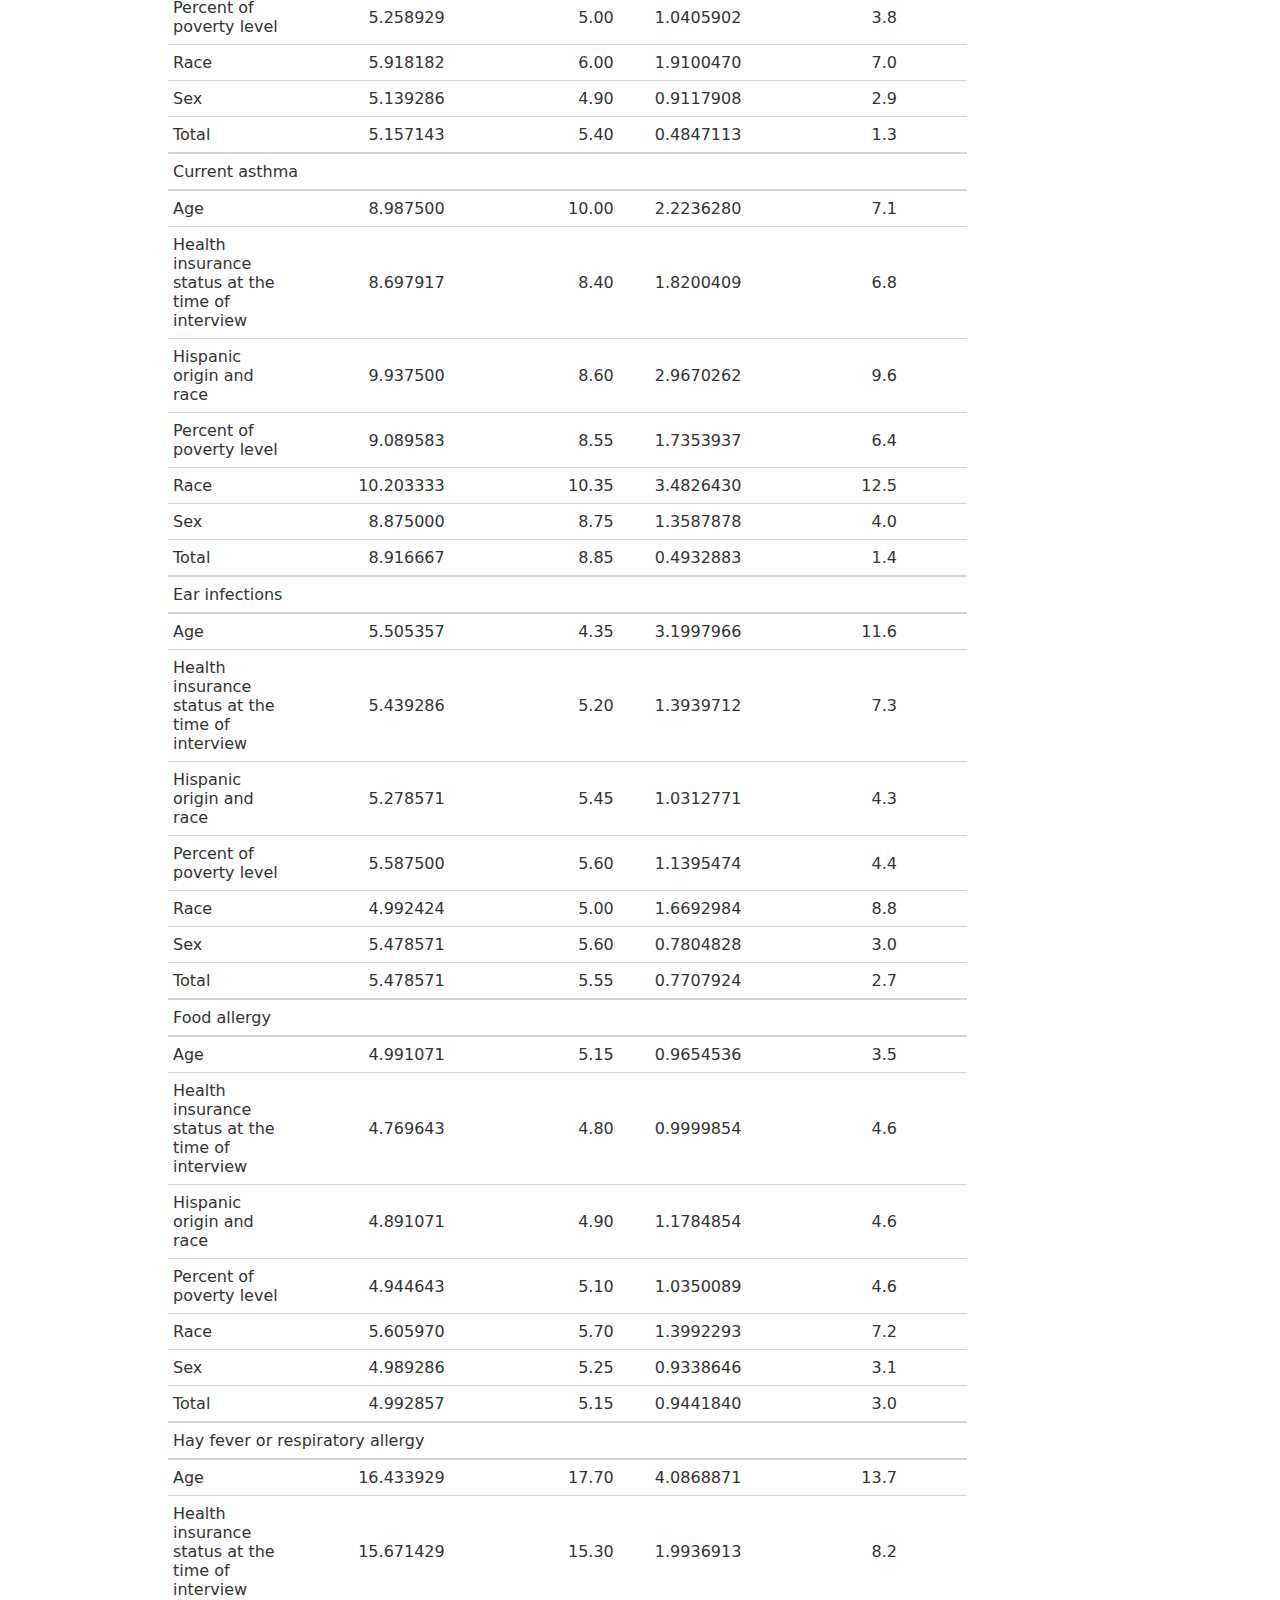
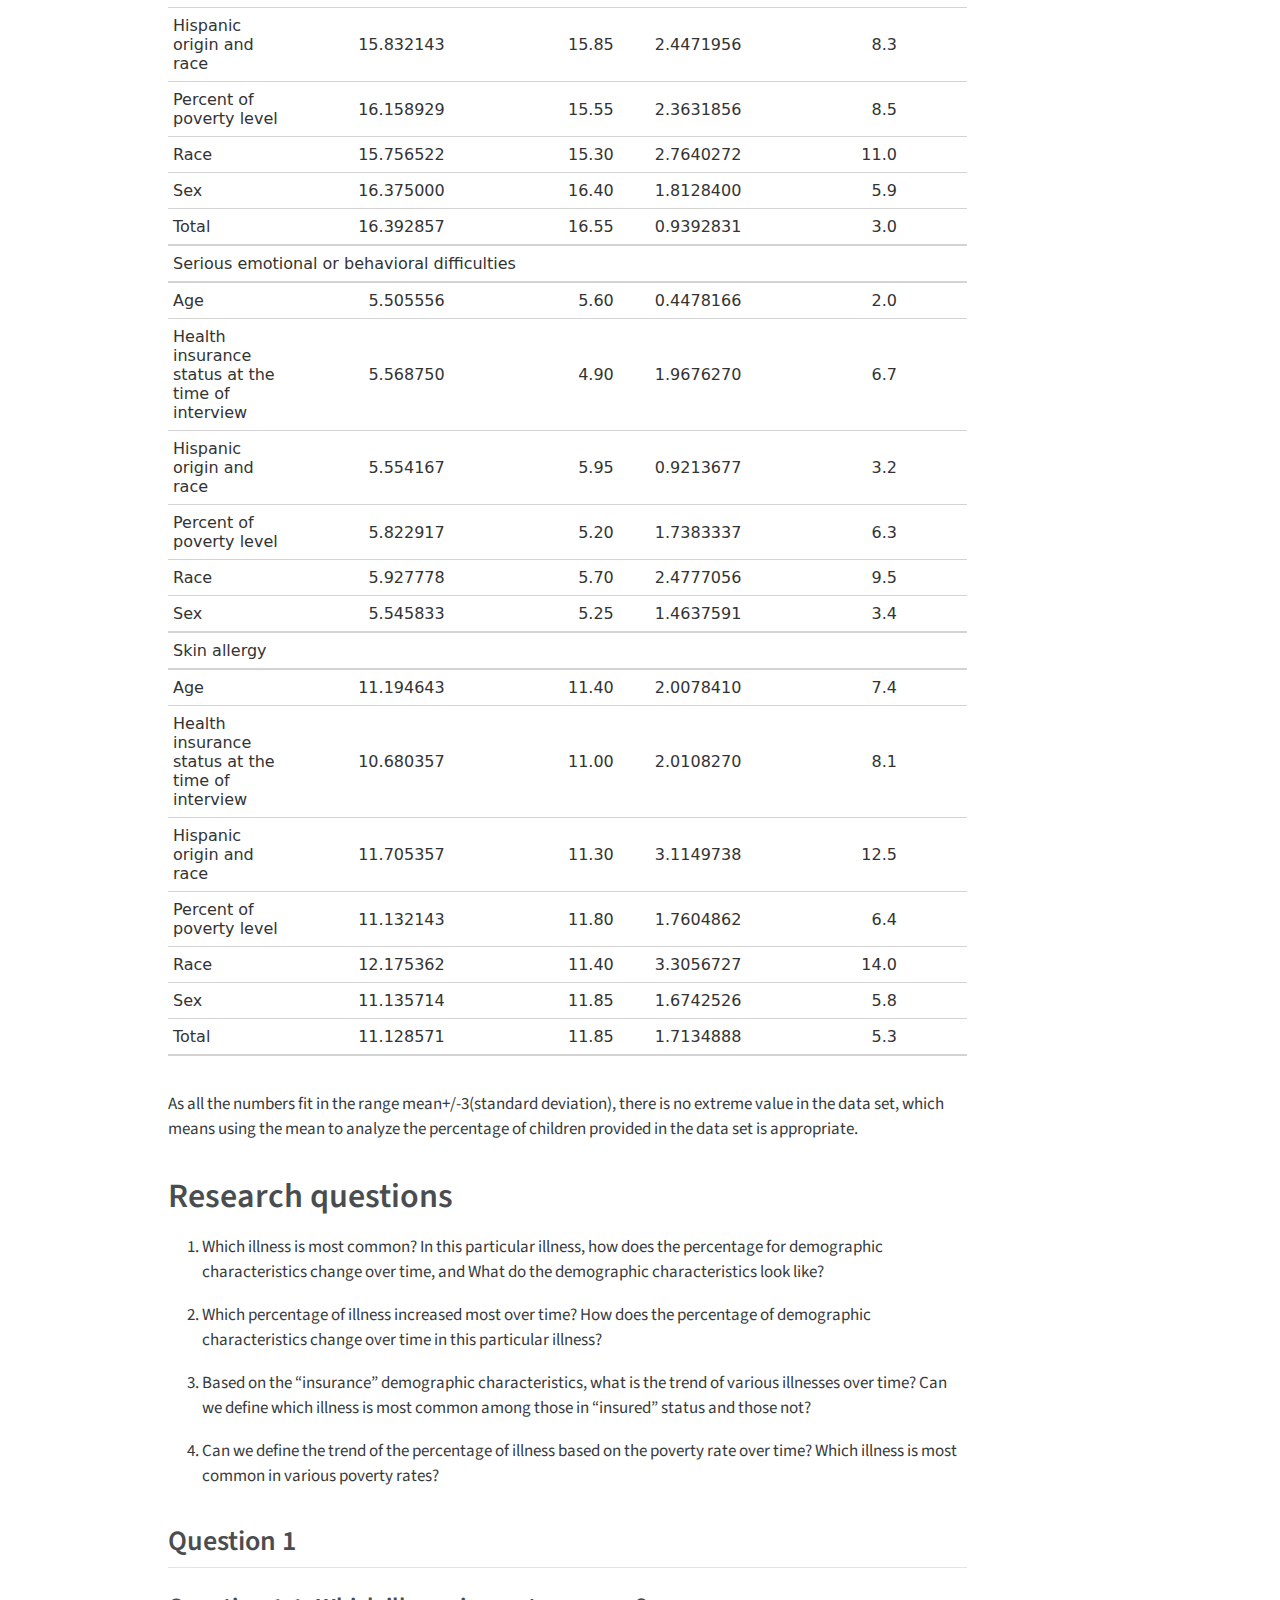
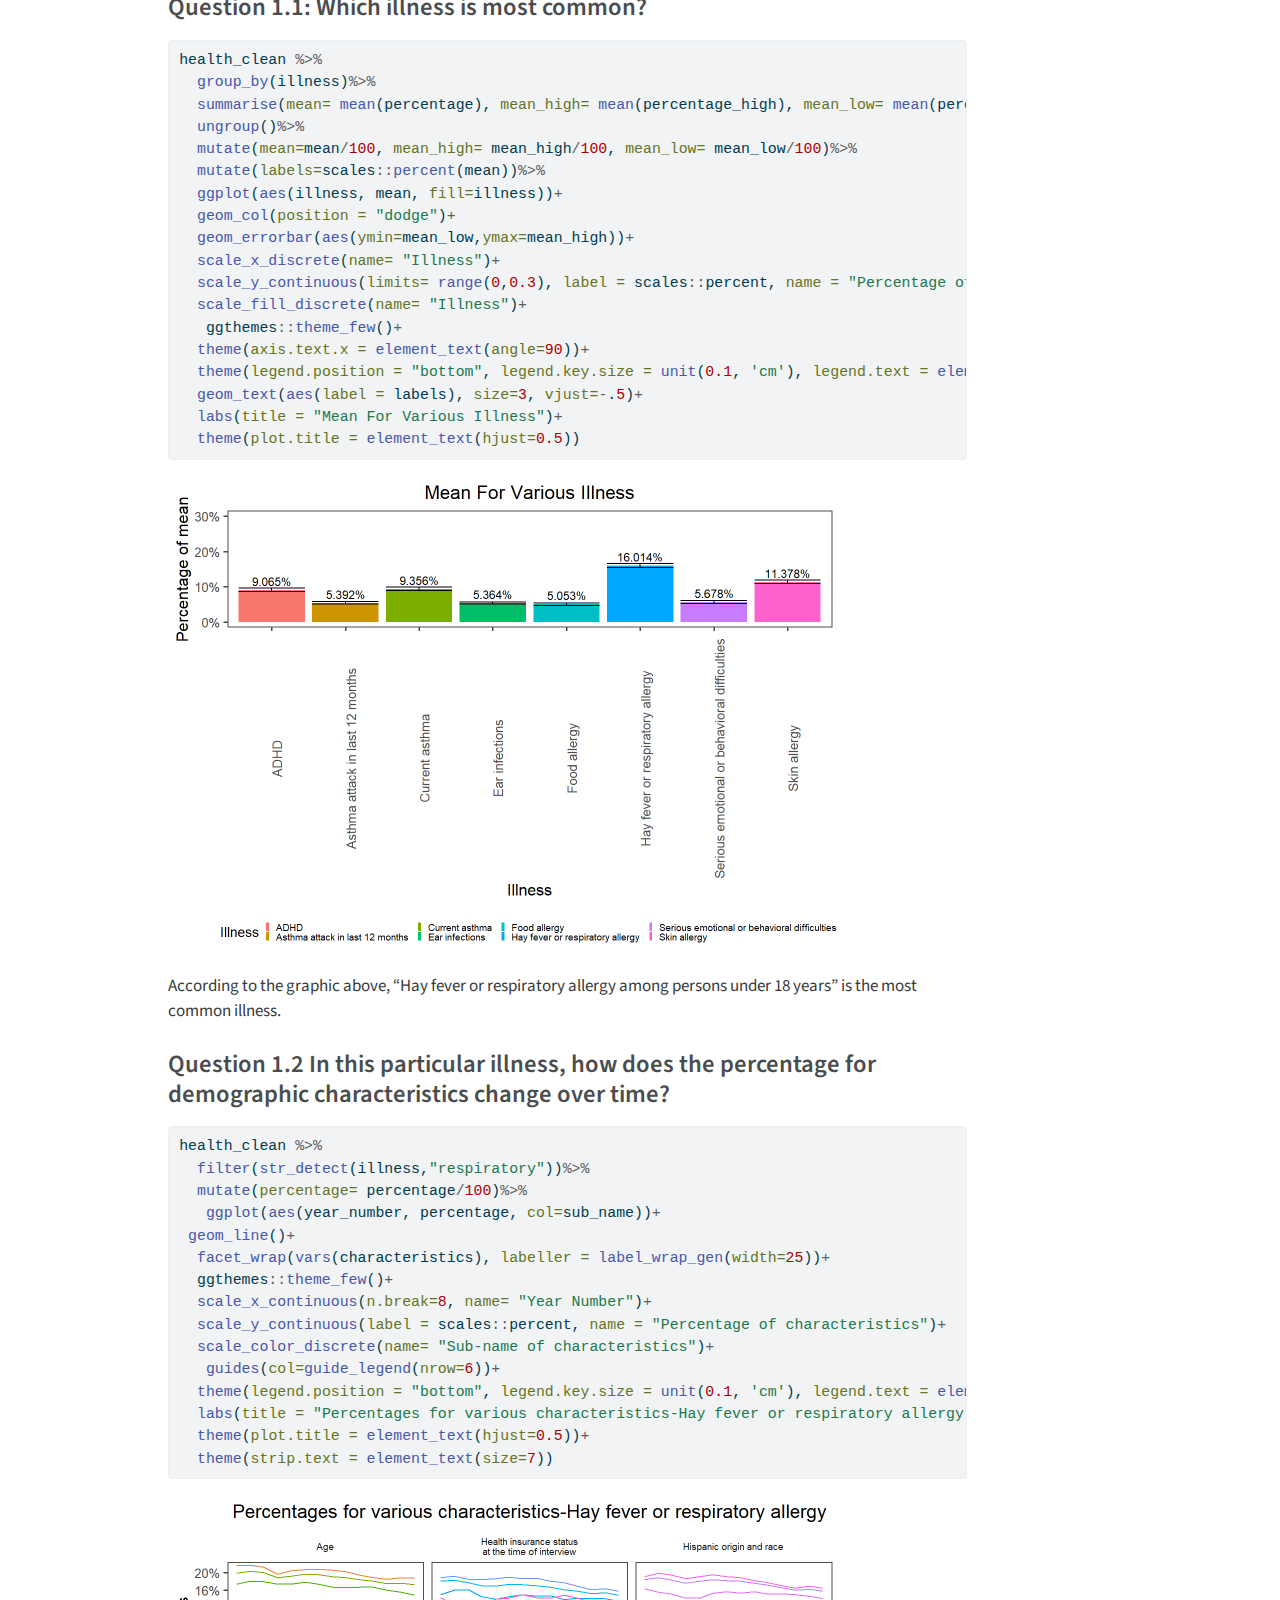
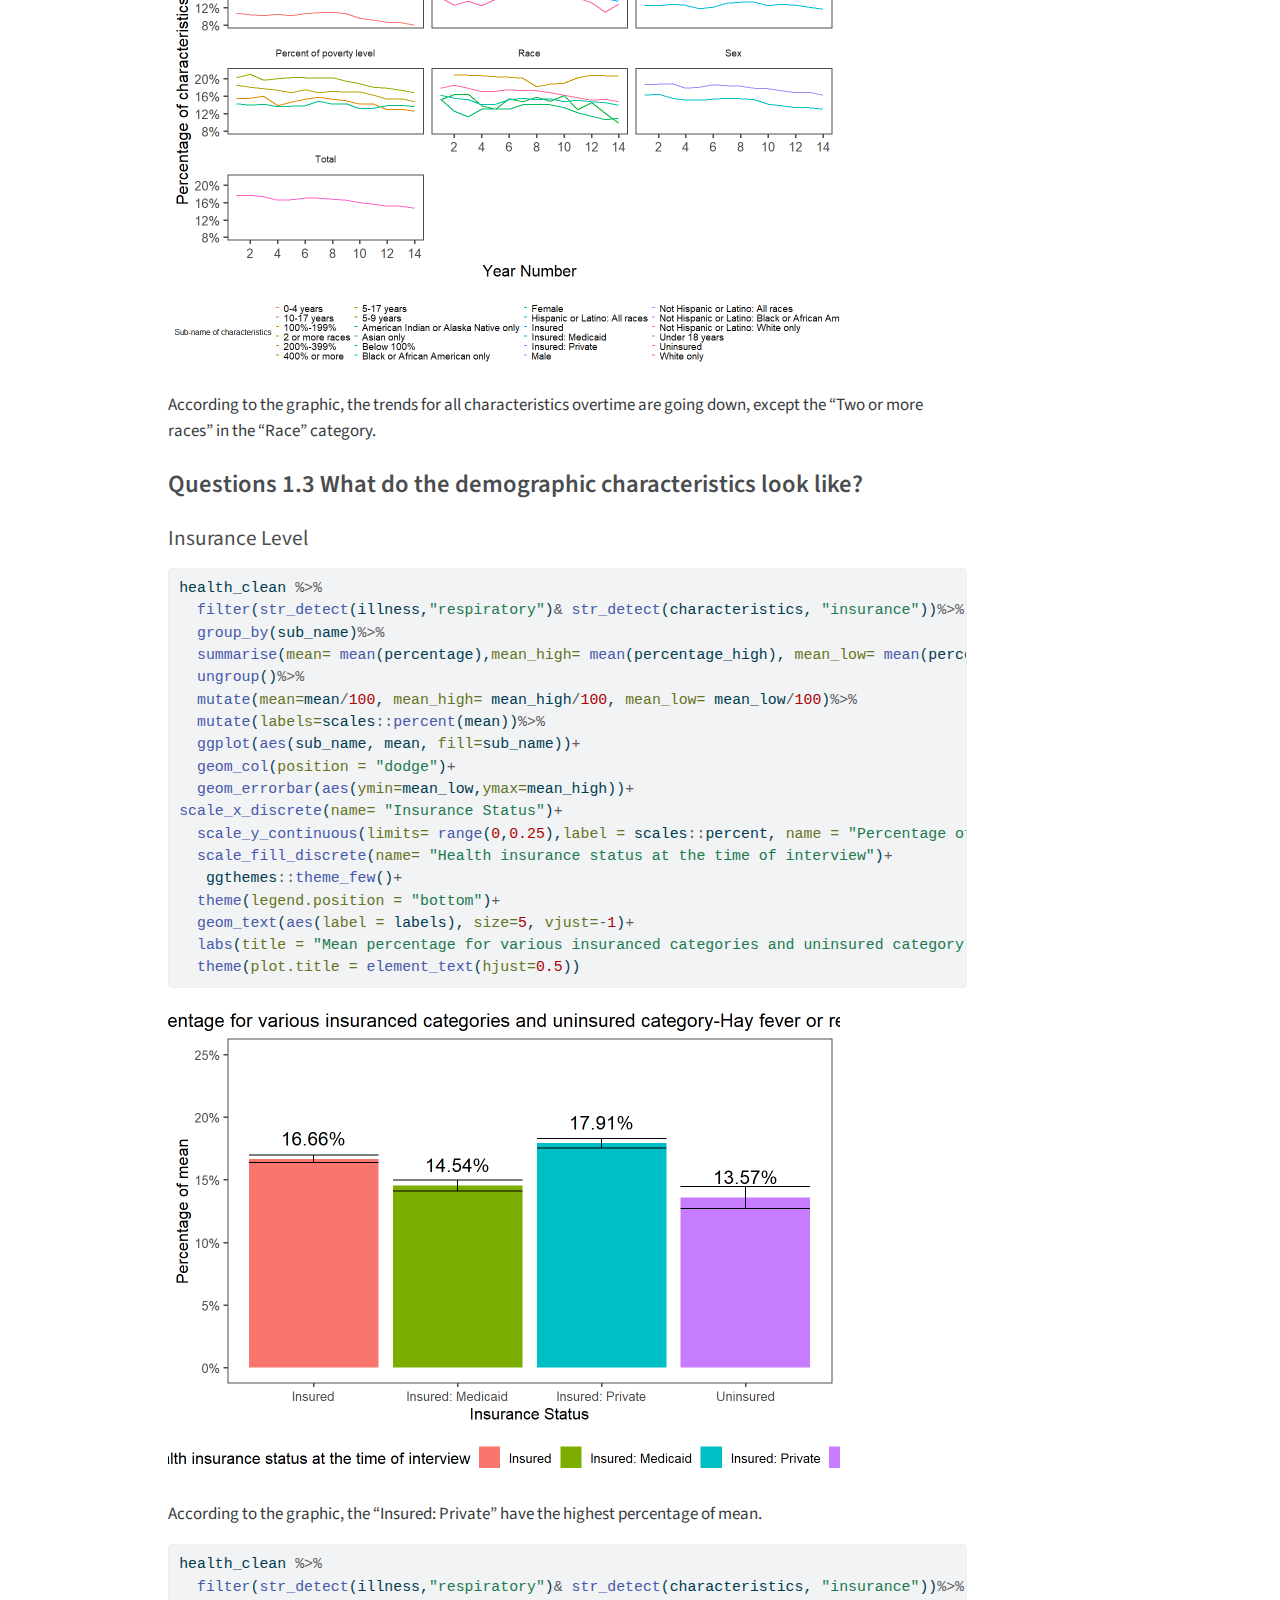
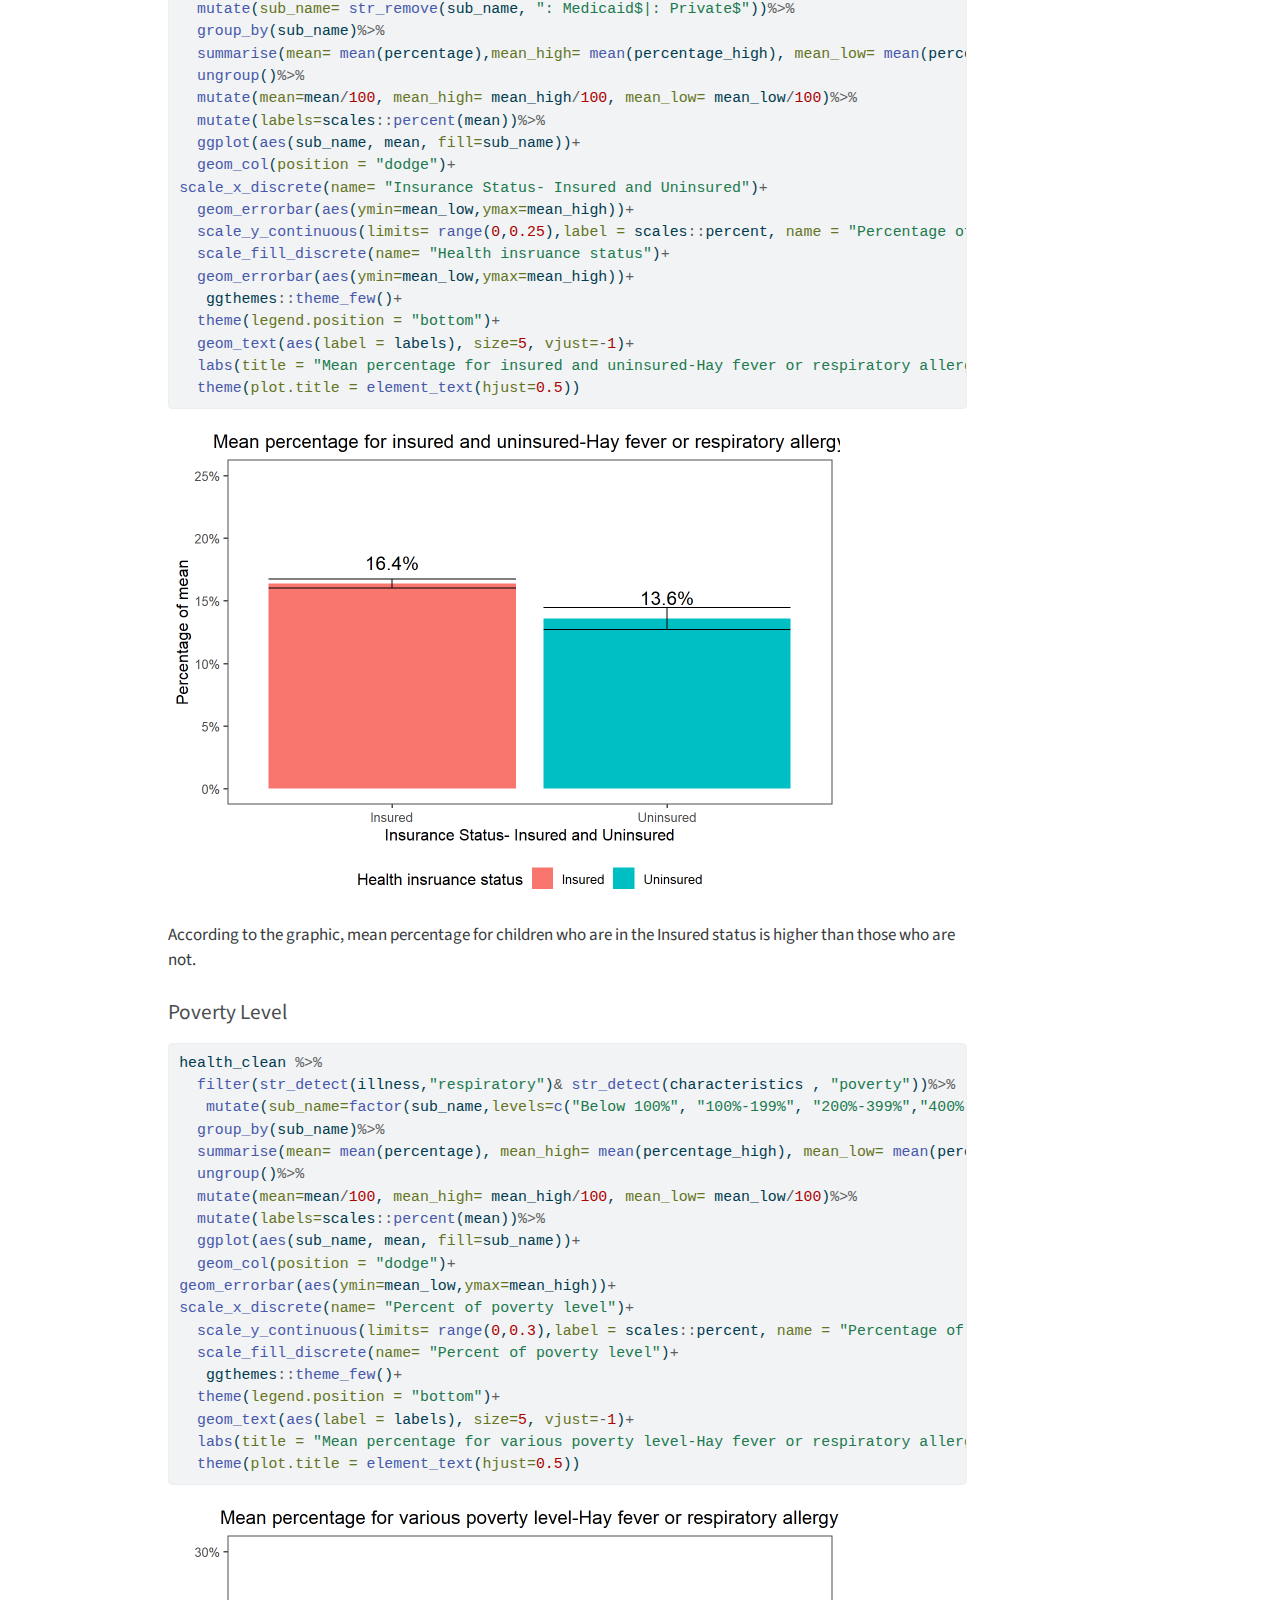
<file: docs/demo website.html>
<!DOCTYPE html>
<html xmlns="http://www.w3.org/1999/xhtml" lang="en" xml:lang="en"><head>

<meta charset="utf-8">
<meta name="generator" content="quarto-1.3.450">

<meta name="viewport" content="width=device-width, initial-scale=1.0, user-scalable=yes">

<meta name="author" content="Jingyi Yang">

<title>jingyi.github.io - Final Project demo Website</title>
<style>
code{white-space: pre-wrap;}
span.smallcaps{font-variant: small-caps;}
div.columns{display: flex; gap: min(4vw, 1.5em);}
div.column{flex: auto; overflow-x: auto;}
div.hanging-indent{margin-left: 1.5em; text-indent: -1.5em;}
ul.task-list{list-style: none;}
ul.task-list li input[type="checkbox"] {
  width: 0.8em;
  margin: 0 0.8em 0.2em -1em; /* quarto-specific, see https://github.com/quarto-dev/quarto-cli/issues/4556 */ 
  vertical-align: middle;
}
/* CSS for syntax highlighting */
pre > code.sourceCode { white-space: pre; position: relative; }
pre > code.sourceCode > span { display: inline-block; line-height: 1.25; }
pre > code.sourceCode > span:empty { height: 1.2em; }
.sourceCode { overflow: visible; }
code.sourceCode > span { color: inherit; text-decoration: inherit; }
div.sourceCode { margin: 1em 0; }
pre.sourceCode { margin: 0; }
@media screen {
div.sourceCode { overflow: auto; }
}
@media print {
pre > code.sourceCode { white-space: pre-wrap; }
pre > code.sourceCode > span { text-indent: -5em; padding-left: 5em; }
}
pre.numberSource code
  { counter-reset: source-line 0; }
pre.numberSource code > span
  { position: relative; left: -4em; counter-increment: source-line; }
pre.numberSource code > span > a:first-child::before
  { content: counter(source-line);
    position: relative; left: -1em; text-align: right; vertical-align: baseline;
    border: none; display: inline-block;
    -webkit-touch-callout: none; -webkit-user-select: none;
    -khtml-user-select: none; -moz-user-select: none;
    -ms-user-select: none; user-select: none;
    padding: 0 4px; width: 4em;
  }
pre.numberSource { margin-left: 3em;  padding-left: 4px; }
div.sourceCode
  {   }
@media screen {
pre > code.sourceCode > span > a:first-child::before { text-decoration: underline; }
}
</style>


<script src="site_libs/quarto-nav/quarto-nav.js"></script>
<script src="site_libs/quarto-nav/headroom.min.js"></script>
<script src="site_libs/clipboard/clipboard.min.js"></script>
<script src="site_libs/quarto-search/autocomplete.umd.js"></script>
<script src="site_libs/quarto-search/fuse.min.js"></script>
<script src="site_libs/quarto-search/quarto-search.js"></script>
<meta name="quarto:offset" content="./">
<script src="site_libs/quarto-html/quarto.js"></script>
<script src="site_libs/quarto-html/popper.min.js"></script>
<script src="site_libs/quarto-html/tippy.umd.min.js"></script>
<script src="site_libs/quarto-html/anchor.min.js"></script>
<link href="site_libs/quarto-html/tippy.css" rel="stylesheet">
<link href="site_libs/quarto-html/quarto-syntax-highlighting.css" rel="stylesheet" id="quarto-text-highlighting-styles">
<script src="site_libs/bootstrap/bootstrap.min.js"></script>
<link href="site_libs/bootstrap/bootstrap-icons.css" rel="stylesheet">
<link href="site_libs/bootstrap/bootstrap.min.css" rel="stylesheet" id="quarto-bootstrap" data-mode="light">
<script id="quarto-search-options" type="application/json">{
  "location": "navbar",
  "copy-button": false,
  "collapse-after": 3,
  "panel-placement": "end",
  "type": "overlay",
  "limit": 20,
  "language": {
    "search-no-results-text": "No results",
    "search-matching-documents-text": "matching documents",
    "search-copy-link-title": "Copy link to search",
    "search-hide-matches-text": "Hide additional matches",
    "search-more-match-text": "more match in this document",
    "search-more-matches-text": "more matches in this document",
    "search-clear-button-title": "Clear",
    "search-detached-cancel-button-title": "Cancel",
    "search-submit-button-title": "Submit",
    "search-label": "Search"
  }
}</script>


<link rel="stylesheet" href="styles.css">
</head>

<body class="nav-fixed">

<div id="quarto-search-results"></div>
  <header id="quarto-header" class="headroom fixed-top">
    <nav class="navbar navbar-expand-lg navbar-dark ">
      <div class="navbar-container container-fluid">
      <div class="navbar-brand-container">
    <a class="navbar-brand" href="./index.html">
    <span class="navbar-title">jingyi.github.io</span>
    </a>
  </div>
            <div id="quarto-search" class="" title="Search"></div>
          <button class="navbar-toggler" type="button" data-bs-toggle="collapse" data-bs-target="#navbarCollapse" aria-controls="navbarCollapse" aria-expanded="false" aria-label="Toggle navigation" onclick="if (window.quartoToggleHeadroom) { window.quartoToggleHeadroom(); }">
  <span class="navbar-toggler-icon"></span>
</button>
          <div class="collapse navbar-collapse" id="navbarCollapse">
            <ul class="navbar-nav navbar-nav-scroll me-auto">
  <li class="nav-item">
    <a class="nav-link active" href="./demo website.html" rel="" target="" aria-current="page">
 <span class="menu-text">Final Project</span></a>
  </li>  
</ul>
            <div class="quarto-navbar-tools ms-auto">
</div>
          </div> <!-- /navcollapse -->
      </div> <!-- /container-fluid -->
    </nav>
</header>
<!-- content -->
<div id="quarto-content" class="quarto-container page-columns page-rows-contents page-layout-article page-navbar">
<!-- sidebar -->
<!-- margin-sidebar -->
    <div id="quarto-margin-sidebar" class="sidebar margin-sidebar">
        <nav id="TOC" role="doc-toc" class="toc-active">
    <h2 id="toc-title">On this page</h2>
   
  <ul>
  <li><a href="#overview" id="toc-overview" class="nav-link active" data-scroll-target="#overview">Overview</a></li>
  <li><a href="#data" id="toc-data" class="nav-link" data-scroll-target="#data">Data</a></li>
  <li><a href="#clean-the-data-set" id="toc-clean-the-data-set" class="nav-link" data-scroll-target="#clean-the-data-set">Clean the data set</a></li>
  <li><a href="#overview-1" id="toc-overview-1" class="nav-link" data-scroll-target="#overview-1">Overview</a></li>
  <li><a href="#insight-describe-the-statistics" id="toc-insight-describe-the-statistics" class="nav-link" data-scroll-target="#insight-describe-the-statistics">Insight (Describe the Statistics)</a></li>
  <li><a href="#research-questions" id="toc-research-questions" class="nav-link" data-scroll-target="#research-questions">Research questions</a>
  <ul class="collapse">
  <li><a href="#question-1" id="toc-question-1" class="nav-link" data-scroll-target="#question-1">Question 1</a>
  <ul class="collapse">
  <li><a href="#question-1.1-which-illness-is-most-common" id="toc-question-1.1-which-illness-is-most-common" class="nav-link" data-scroll-target="#question-1.1-which-illness-is-most-common">Question 1.1: Which illness is most common?</a></li>
  <li><a href="#question-1.2-in-this-particular-illness-how-does-the-percentage-for-demographic-characteristics-change-over-time" id="toc-question-1.2-in-this-particular-illness-how-does-the-percentage-for-demographic-characteristics-change-over-time" class="nav-link" data-scroll-target="#question-1.2-in-this-particular-illness-how-does-the-percentage-for-demographic-characteristics-change-over-time">Question 1.2 In this particular illness, how does the percentage for demographic characteristics change over time?</a></li>
  <li><a href="#questions-1.3-what-do-the-demographic-characteristics-look-like" id="toc-questions-1.3-what-do-the-demographic-characteristics-look-like" class="nav-link" data-scroll-target="#questions-1.3-what-do-the-demographic-characteristics-look-like">Questions 1.3 What do the demographic characteristics look like?</a></li>
  <li><a href="#question-2.1-which-percentage-of-illness-increased-most-over-time" id="toc-question-2.1-which-percentage-of-illness-increased-most-over-time" class="nav-link" data-scroll-target="#question-2.1-which-percentage-of-illness-increased-most-over-time">Question 2.1 Which percentage of illness increased most over time?</a></li>
  <li><a href="#question-2.2-how-does-the-percentage-of-demographic-characteristics-change-over-time-in-this-particular-illness" id="toc-question-2.2-how-does-the-percentage-of-demographic-characteristics-change-over-time-in-this-particular-illness" class="nav-link" data-scroll-target="#question-2.2-how-does-the-percentage-of-demographic-characteristics-change-over-time-in-this-particular-illness">Question 2.2 How does the percentage of demographic characteristics change over time in this particular illness?</a></li>
  </ul></li>
  <li><a href="#question-3" id="toc-question-3" class="nav-link" data-scroll-target="#question-3">Question 3</a>
  <ul class="collapse">
  <li><a href="#question-3.1-based-on-the-insurance-demographic-characteristics-what-is-the-trend-of-various-illnesses-over-time" id="toc-question-3.1-based-on-the-insurance-demographic-characteristics-what-is-the-trend-of-various-illnesses-over-time" class="nav-link" data-scroll-target="#question-3.1-based-on-the-insurance-demographic-characteristics-what-is-the-trend-of-various-illnesses-over-time">Question 3.1 Based on the “insurance” demographic characteristics, what is the trend of various illnesses over time?</a></li>
  <li><a href="#question-3.2-can-we-define-which-illness-is-most-common-among-those-in-insured-status-and-those-not" id="toc-question-3.2-can-we-define-which-illness-is-most-common-among-those-in-insured-status-and-those-not" class="nav-link" data-scroll-target="#question-3.2-can-we-define-which-illness-is-most-common-among-those-in-insured-status-and-those-not">Question 3.2 Can we define which illness is most common among those in “insured” status and those not?</a></li>
  </ul></li>
  <li><a href="#question-4" id="toc-question-4" class="nav-link" data-scroll-target="#question-4">Question 4</a>
  <ul class="collapse">
  <li><a href="#question-4.1-can-we-define-the-trend-of-the-percentage-of-illness-based-on-the-poverty-rate-over-time" id="toc-question-4.1-can-we-define-the-trend-of-the-percentage-of-illness-based-on-the-poverty-rate-over-time" class="nav-link" data-scroll-target="#question-4.1-can-we-define-the-trend-of-the-percentage-of-illness-based-on-the-poverty-rate-over-time">Question 4.1 Can we define the trend of the percentage of illness based on the poverty rate over time?</a></li>
  <li><a href="#question-4.2-which-illness-is-most-common-in-various-poverty-rates" id="toc-question-4.2-which-illness-is-most-common-in-various-poverty-rates" class="nav-link" data-scroll-target="#question-4.2-which-illness-is-most-common-in-various-poverty-rates">Question 4.2 Which illness is most common in various poverty rates?</a></li>
  </ul></li>
  </ul></li>
  <li><a href="#reflection-for-visualization" id="toc-reflection-for-visualization" class="nav-link" data-scroll-target="#reflection-for-visualization">Reflection for visualization</a></li>
  </ul>
</nav>
    </div>
<!-- main -->
<main class="content" id="quarto-document-content">

<header id="title-block-header" class="quarto-title-block default">
<div class="quarto-title">
<h1 class="title">Final Project demo Website</h1>
</div>



<div class="quarto-title-meta">

    <div>
    <div class="quarto-title-meta-heading">Author</div>
    <div class="quarto-title-meta-contents">
             <p>Jingyi Yang </p>
          </div>
  </div>
    
  
    
  </div>
  

</header>

<div class="cell">
<div class="sourceCode cell-code" id="cb1"><pre class="sourceCode r code-with-copy"><code class="sourceCode r"><span id="cb1-1"><a href="#cb1-1" aria-hidden="true" tabindex="-1"></a>knitr<span class="sc">::</span>opts_chunk<span class="sc">$</span><span class="fu">set</span>(<span class="at">echo =</span> <span class="cn">TRUE</span>, <span class="at">warning=</span><span class="cn">FALSE</span>, <span class="at">message=</span><span class="cn">FALSE</span>)</span>
<span id="cb1-2"><a href="#cb1-2" aria-hidden="true" tabindex="-1"></a><span class="fu">library</span>(tidyverse)</span></code><button title="Copy to Clipboard" class="code-copy-button"><i class="bi"></i></button></pre></div>
<div class="cell-output cell-output-stderr">
<pre><code>── Attaching core tidyverse packages ──────────────────────── tidyverse 2.0.0 ──
✔ dplyr     1.1.4     ✔ readr     2.1.4
✔ forcats   1.0.0     ✔ stringr   1.5.1
✔ ggplot2   3.4.4     ✔ tibble    3.2.1
✔ lubridate 1.9.3     ✔ tidyr     1.3.0
✔ purrr     1.0.2     
── Conflicts ────────────────────────────────────────── tidyverse_conflicts() ──
✖ dplyr::filter() masks stats::filter()
✖ dplyr::lag()    masks stats::lag()
ℹ Use the conflicted package (&lt;http://conflicted.r-lib.org/&gt;) to force all conflicts to become errors</code></pre>
</div>
<div class="sourceCode cell-code" id="cb3"><pre class="sourceCode r code-with-copy"><code class="sourceCode r"><span id="cb3-1"><a href="#cb3-1" aria-hidden="true" tabindex="-1"></a><span class="fu">library</span>(ggplot2)</span>
<span id="cb3-2"><a href="#cb3-2" aria-hidden="true" tabindex="-1"></a><span class="fu">library</span>(readr)</span>
<span id="cb3-3"><a href="#cb3-3" aria-hidden="true" tabindex="-1"></a><span class="fu">library</span>(readxl)</span>
<span id="cb3-4"><a href="#cb3-4" aria-hidden="true" tabindex="-1"></a><span class="fu">library</span>(stringr)</span>
<span id="cb3-5"><a href="#cb3-5" aria-hidden="true" tabindex="-1"></a><span class="fu">library</span>(dplyr)</span>
<span id="cb3-6"><a href="#cb3-6" aria-hidden="true" tabindex="-1"></a><span class="fu">library</span>(lubridate)</span>
<span id="cb3-7"><a href="#cb3-7" aria-hidden="true" tabindex="-1"></a><span class="fu">library</span>(<span class="st">"khroma"</span>)</span>
<span id="cb3-8"><a href="#cb3-8" aria-hidden="true" tabindex="-1"></a><span class="fu">library</span>(here)</span></code><button title="Copy to Clipboard" class="code-copy-button"><i class="bi"></i></button></pre></div>
<div class="cell-output cell-output-stderr">
<pre><code>here() starts at C:/Users/jingy/Documents/DACSS-601/jingyi.github.io</code></pre>
</div>
<div class="sourceCode cell-code" id="cb5"><pre class="sourceCode r code-with-copy"><code class="sourceCode r"><span id="cb5-1"><a href="#cb5-1" aria-hidden="true" tabindex="-1"></a><span class="fu">library</span>(<span class="st">"ggthemes"</span>)</span>
<span id="cb5-2"><a href="#cb5-2" aria-hidden="true" tabindex="-1"></a><span class="fu">library</span>(gt)</span></code><button title="Copy to Clipboard" class="code-copy-button"><i class="bi"></i></button></pre></div>
</div>
<section id="overview" class="level1">
<h1>Overview</h1>
<p>My final project mainly analyzes the health conditions among children under 18 based on some particular demographics from 1997 to 2018.</p>
</section>
<section id="data" class="level1">
<h1>Data</h1>
<p>The data needed for analysis is downloaded from <a href="https://catalog.data.gov/dataset/health-conditions-among-children-under-age-18-by-selected-characteristics-united-states-53b56">data.gov</a>. The original data has been published from Centers for Disease Control and Prevention in Jun 2021.</p>
<p>This data set consists of information about the health conditions among children under 18 years old based on particular population characteristics. It can help get information regarding the illness that is prevalent among minors, the percentage of children for each illness based on the different demographic characteristics, and more.</p>
<div class="cell">
<div class="sourceCode cell-code" id="cb6"><pre class="sourceCode r code-with-copy"><code class="sourceCode r"><span id="cb6-1"><a href="#cb6-1" aria-hidden="true" tabindex="-1"></a>health <span class="ot">&lt;-</span> <span class="fu">read_csv</span>(<span class="st">"~/DACSS-601/Final Project/Health_conditions_among_children_under_age_18__by_selected_characteristics__United_States.csv"</span>)</span>
<span id="cb6-2"><a href="#cb6-2" aria-hidden="true" tabindex="-1"></a></span>
<span id="cb6-3"><a href="#cb6-3" aria-hidden="true" tabindex="-1"></a>health <span class="sc">%&gt;%</span> <span class="fu">print</span>(<span class="at">n=</span> <span class="dv">10</span>, <span class="at">width =</span> <span class="cn">Inf</span>)</span></code><button title="Copy to Clipboard" class="code-copy-button"><i class="bi"></i></button></pre></div>
<div class="cell-output cell-output-stdout">
<pre><code># A tibble: 2,744 × 16
   INDICATOR                                    
   &lt;chr&gt;                                        
 1 Health conditions among children under age 18
 2 Health conditions among children under age 18
 3 Health conditions among children under age 18
 4 Health conditions among children under age 18
 5 Health conditions among children under age 18
 6 Health conditions among children under age 18
 7 Health conditions among children under age 18
 8 Health conditions among children under age 18
 9 Health conditions among children under age 18
10 Health conditions among children under age 18
   PANEL                                       PANEL_NUM
   &lt;chr&gt;                                           &lt;dbl&gt;
 1 Current asthma among persons under 18 years         1
 2 Current asthma among persons under 18 years         1
 3 ADHD among persons under 18 years                   3
 4 ADHD among persons under 18 years                   3
 5 ADHD among persons under 18 years                   3
 6 Current asthma among persons under 18 years         1
 7 Current asthma among persons under 18 years         1
 8 Current asthma among persons under 18 years         1
 9 Current asthma among persons under 18 years         1
10 Current asthma among persons under 18 years         1
   UNIT                       UNIT_NUM STUB_NAME STUB_NAME_NUM STUB_LABEL    
   &lt;chr&gt;                         &lt;dbl&gt; &lt;chr&gt;             &lt;dbl&gt; &lt;chr&gt;         
 1 Percent of children, crude        1 Total                 0 Under 18 years
 2 Percent of children, crude        1 Total                 0 Under 18 years
 3 Percent of children, crude        1 Age                   1 10-17 years   
 4 Percent of children, crude        1 Age                   1 10-17 years   
 5 Percent of children, crude        1 Age                   1 10-17 years   
 6 Percent of children, crude        1 Total                 0 Under 18 years
 7 Percent of children, crude        1 Total                 0 Under 18 years
 8 Percent of children, crude        1 Total                 0 Under 18 years
 9 Percent of children, crude        1 Total                 0 Under 18 years
10 Percent of children, crude        1 Total                 0 Under 18 years
   STUB_LABEL_NUM YEAR      YEAR_NUM AGE            AGE_NUM ESTIMATE    SE FLAG 
            &lt;dbl&gt; &lt;chr&gt;        &lt;dbl&gt; &lt;chr&gt;            &lt;dbl&gt;    &lt;dbl&gt; &lt;dbl&gt; &lt;chr&gt;
 1           0    1997-1999        1 Under 18 years     0       NA    NA   ...  
 2           0    2000-2002        2 Under 18 years     0       NA    NA   ...  
 3           1.22 1997-1999        1 10-17 years        2.2      7.6   0.2 &lt;NA&gt; 
 4           1.22 2000-2002        2 10-17 years        2.2      9     0.3 &lt;NA&gt; 
 5           1.22 2003-2005        3 10-17 years        2.2      8.9   0.3 &lt;NA&gt; 
 6           0    2003-2005        3 Under 18 years     0        8.7   0.2 &lt;NA&gt; 
 7           0    2006-2008        4 Under 18 years     0        9.3   0.2 &lt;NA&gt; 
 8           0    2007-2009        5 Under 18 years     0        9.4   0.2 &lt;NA&gt; 
 9           0    2008-2010        6 Under 18 years     0        9.5   0.2 &lt;NA&gt; 
10           0    2009-2011        7 Under 18 years     0        9.5   0.2 &lt;NA&gt; 
# ℹ 2,734 more rows</code></pre>
</div>
</div>
</section>
<section id="clean-the-data-set" class="level1">
<h1>Clean the data set</h1>
</section>
<section id="overview-1" class="level1">
<h1>Overview</h1>
<p>The data set includes 16 columns. The column “INDICATOR” consists of the information about the whole data set, which is “Health conditions among children under age 18” and is a characteristic variable. The column “PANEL” is a characteristic variable and includes information about various health issues. The column “PANEL_NUM” represents the code for different health issues. The column “UNIT” indicates the number in the data set focused on percentage. “UNIT_NUM” refers to the code representing the characteristic variables in the “UNIT” column. “STUB_NAME” includes different characteristics for the respondents, like age, race, sex, etc., and the “STUB_NAME_NUM” shows the codes related to them. “STUB_LABEL” means the sub-variables related to the characteristics, like different age groups, female and male for the gender, and column “STUB_LABEL_NUM” involves the number representing them. “YEAR” includes information about different year stages, “YEAR_NUM” represents them, “AGE” and “AGE_NUM” include different age stages and numbers represent them, “ESTIMATE” is the number percent of children, “SE” means the standard error. In the “FLAG” column, “—” means the data is not available, and “*” means the estimate might not be reliable. A <a href="https://www.cdc.gov/nchs/data/hus/2019/012-508.pdf">document</a> provided by the Centers for Disease Control and Prevention (CDC) can provide more information.</p>
<p>To clean the data, delete the columns that include some repeat information, like the number representing the variables, the columns that only include one piece of information, like the “INDICATOR” column, and the rows that contain the not available cells, are necessary. Besides, arranging the table through “PANEL” and “YEAR,” renaming the column, and using the information in the “SE” column (standard error) to calculate the upper and lower percentage information will make the table more in order and easier to understand.</p>
<div class="cell">
<div class="sourceCode cell-code" id="cb8"><pre class="sourceCode r code-with-copy"><code class="sourceCode r"><span id="cb8-1"><a href="#cb8-1" aria-hidden="true" tabindex="-1"></a>health_clean <span class="ot">&lt;-</span> health <span class="sc">%&gt;%</span></span>
<span id="cb8-2"><a href="#cb8-2" aria-hidden="true" tabindex="-1"></a>  <span class="fu">select</span>(<span class="sc">-</span> (<span class="st">"PANEL_NUM"</span>),</span>
<span id="cb8-3"><a href="#cb8-3" aria-hidden="true" tabindex="-1"></a>         <span class="sc">-</span> (<span class="st">"UNIT_NUM"</span>),</span>
<span id="cb8-4"><a href="#cb8-4" aria-hidden="true" tabindex="-1"></a>         <span class="sc">-</span>(<span class="st">"STUB_NAME_NUM"</span>),</span>
<span id="cb8-5"><a href="#cb8-5" aria-hidden="true" tabindex="-1"></a>         <span class="sc">-</span>(<span class="st">"STUB_LABEL_NUM"</span>),</span>
<span id="cb8-6"><a href="#cb8-6" aria-hidden="true" tabindex="-1"></a>         <span class="sc">-</span>(<span class="st">"AGE_NUM"</span>),</span>
<span id="cb8-7"><a href="#cb8-7" aria-hidden="true" tabindex="-1"></a>         <span class="sc">-</span> (<span class="st">"INDICATOR"</span>),</span>
<span id="cb8-8"><a href="#cb8-8" aria-hidden="true" tabindex="-1"></a>         <span class="sc">-</span> (<span class="st">"UNIT"</span>),</span>
<span id="cb8-9"><a href="#cb8-9" aria-hidden="true" tabindex="-1"></a>         <span class="sc">-</span> (<span class="st">"AGE"</span>),</span>
<span id="cb8-10"><a href="#cb8-10" aria-hidden="true" tabindex="-1"></a>         <span class="sc">-</span> (<span class="st">"FLAG"</span>))<span class="sc">%&gt;%</span></span>
<span id="cb8-11"><a href="#cb8-11" aria-hidden="true" tabindex="-1"></a>  <span class="fu">arrange</span>(PANEL, YEAR)<span class="sc">%&gt;%</span></span>
<span id="cb8-12"><a href="#cb8-12" aria-hidden="true" tabindex="-1"></a>  <span class="fu">na.omit</span>()<span class="sc">%&gt;%</span></span>
<span id="cb8-13"><a href="#cb8-13" aria-hidden="true" tabindex="-1"></a>  <span class="fu">rename</span>(<span class="st">"illness"</span><span class="ot">=</span><span class="st">`</span><span class="at">PANEL</span><span class="st">`</span>, <span class="st">"characteristics"</span><span class="ot">=</span><span class="st">`</span><span class="at">STUB_NAME</span><span class="st">`</span>, <span class="st">"sub_name"</span><span class="ot">=</span><span class="st">`</span><span class="at">STUB_LABEL</span><span class="st">`</span>, <span class="st">"year"</span><span class="ot">=</span> <span class="st">`</span><span class="at">YEAR</span><span class="st">`</span>, <span class="st">"year_number"</span><span class="ot">=</span> <span class="st">`</span><span class="at">YEAR_NUM</span><span class="st">`</span>, <span class="st">"percentage"</span><span class="ot">=</span><span class="st">`</span><span class="at">ESTIMATE</span><span class="st">`</span>, <span class="st">"se"</span><span class="ot">=</span><span class="st">`</span><span class="at">SE</span><span class="st">`</span>) <span class="sc">%&gt;%</span></span>
<span id="cb8-14"><a href="#cb8-14" aria-hidden="true" tabindex="-1"></a>   <span class="fu">mutate</span>(<span class="at">illness=</span> <span class="fu">str_remove</span>(illness, <span class="st">"among persons under 18 years"</span>))<span class="sc">%&gt;%</span></span>
<span id="cb8-15"><a href="#cb8-15" aria-hidden="true" tabindex="-1"></a>  <span class="fu">mutate</span>(<span class="st">"percentage_high"</span><span class="ot">=</span> percentage<span class="sc">+</span>se, <span class="st">"percentage_low"</span><span class="ot">=</span> percentage<span class="sc">-</span>se )</span>
<span id="cb8-16"><a href="#cb8-16" aria-hidden="true" tabindex="-1"></a>  </span>
<span id="cb8-17"><a href="#cb8-17" aria-hidden="true" tabindex="-1"></a></span>
<span id="cb8-18"><a href="#cb8-18" aria-hidden="true" tabindex="-1"></a>health_clean <span class="sc">%&gt;%</span> <span class="fu">print</span>(<span class="at">n=</span> <span class="dv">10</span>, <span class="at">width =</span> <span class="cn">Inf</span>)</span></code><button title="Copy to Clipboard" class="code-copy-button"><i class="bi"></i></button></pre></div>
<div class="cell-output cell-output-stdout">
<pre><code># A tibble: 2,516 × 9
   illness characteristics          sub_name                             
   &lt;chr&gt;   &lt;chr&gt;                    &lt;chr&gt;                                
 1 "ADHD " Age                      10-17 years                          
 2 "ADHD " Age                      5-17 years                           
 3 "ADHD " Age                      5-9 years                            
 4 "ADHD " Sex                      Male                                 
 5 "ADHD " Sex                      Female                               
 6 "ADHD " Race                     White only                           
 7 "ADHD " Race                     Black or African American only       
 8 "ADHD " Race                     American Indian or Alaska Native only
 9 "ADHD " Race                     Asian only                           
10 "ADHD " Hispanic origin and race Hispanic or Latino: All races        
   year      year_number percentage    se percentage_high percentage_low
   &lt;chr&gt;           &lt;dbl&gt;      &lt;dbl&gt; &lt;dbl&gt;           &lt;dbl&gt;          &lt;dbl&gt;
 1 1997-1999           1        7.6   0.2             7.8            7.4
 2 1997-1999           1        6.5   0.2             6.7            6.3
 3 1997-1999           1        4.8   0.2             5              4.6
 4 1997-1999           1        9.6   0.3             9.9            9.3
 5 1997-1999           1        3.2   0.2             3.4            3  
 6 1997-1999           1        7.1   0.2             7.3            6.9
 7 1997-1999           1        5     0.3             5.3            4.7
 8 1997-1999           1        8.5   1.9            10.4            6.6
 9 1997-1999           1        1.7   0.5             2.2            1.2
10 1997-1999           1        3.6   0.3             3.9            3.3
# ℹ 2,506 more rows</code></pre>
</div>
</div>
</section>
<section id="insight-describe-the-statistics" class="level1">
<h1>Insight (Describe the Statistics)</h1>
<div class="cell">
<div class="sourceCode cell-code" id="cb10"><pre class="sourceCode r code-with-copy"><code class="sourceCode r"><span id="cb10-1"><a href="#cb10-1" aria-hidden="true" tabindex="-1"></a>freq_sumary_table_1 <span class="ot">&lt;-</span>health_clean <span class="sc">%&gt;%</span></span>
<span id="cb10-2"><a href="#cb10-2" aria-hidden="true" tabindex="-1"></a>   <span class="fu">count</span>(illness)<span class="sc">%&gt;%</span></span>
<span id="cb10-3"><a href="#cb10-3" aria-hidden="true" tabindex="-1"></a>   <span class="fu">mutate</span>(<span class="at">prop=</span> <span class="fu">sum</span>(n)<span class="sc">/</span>n)<span class="sc">%&gt;%</span></span>
<span id="cb10-4"><a href="#cb10-4" aria-hidden="true" tabindex="-1"></a>   <span class="fu">mutate</span>(<span class="at">prop=</span> prop<span class="sc">/</span><span class="dv">100</span>)<span class="sc">%&gt;%</span></span>
<span id="cb10-5"><a href="#cb10-5" aria-hidden="true" tabindex="-1"></a>   <span class="fu">mutate</span>(<span class="at">prop=</span>scales<span class="sc">::</span><span class="fu">percent</span>(prop))<span class="sc">%&gt;%</span></span>
<span id="cb10-6"><a href="#cb10-6" aria-hidden="true" tabindex="-1"></a>  <span class="fu">rename</span>(<span class="at">Names=</span>illness)</span>
<span id="cb10-7"><a href="#cb10-7" aria-hidden="true" tabindex="-1"></a></span>
<span id="cb10-8"><a href="#cb10-8" aria-hidden="true" tabindex="-1"></a>freq_sumary_table_2 <span class="ot">&lt;-</span> health_clean <span class="sc">%&gt;%</span></span>
<span id="cb10-9"><a href="#cb10-9" aria-hidden="true" tabindex="-1"></a>  <span class="fu">count</span>(characteristics)<span class="sc">%&gt;%</span></span>
<span id="cb10-10"><a href="#cb10-10" aria-hidden="true" tabindex="-1"></a>   <span class="fu">mutate</span>(<span class="at">prop=</span> <span class="fu">sum</span>(n)<span class="sc">/</span>n)<span class="sc">%&gt;%</span></span>
<span id="cb10-11"><a href="#cb10-11" aria-hidden="true" tabindex="-1"></a>   <span class="fu">mutate</span>(<span class="at">prop=</span> prop<span class="sc">/</span><span class="dv">100</span>)<span class="sc">%&gt;%</span></span>
<span id="cb10-12"><a href="#cb10-12" aria-hidden="true" tabindex="-1"></a>   <span class="fu">mutate</span>(<span class="at">prop=</span>scales<span class="sc">::</span><span class="fu">percent</span>(prop))<span class="sc">%&gt;%</span></span>
<span id="cb10-13"><a href="#cb10-13" aria-hidden="true" tabindex="-1"></a>  <span class="fu">rename</span>(<span class="at">Names=</span>characteristics)</span>
<span id="cb10-14"><a href="#cb10-14" aria-hidden="true" tabindex="-1"></a></span>
<span id="cb10-15"><a href="#cb10-15" aria-hidden="true" tabindex="-1"></a>freq_sumary_table_3 <span class="ot">&lt;-</span> health_clean <span class="sc">%&gt;%</span></span>
<span id="cb10-16"><a href="#cb10-16" aria-hidden="true" tabindex="-1"></a>  <span class="fu">count</span>(sub_name)<span class="sc">%&gt;%</span></span>
<span id="cb10-17"><a href="#cb10-17" aria-hidden="true" tabindex="-1"></a>   <span class="fu">mutate</span>(<span class="at">prop=</span> <span class="fu">sum</span>(n)<span class="sc">/</span>n)<span class="sc">%&gt;%</span></span>
<span id="cb10-18"><a href="#cb10-18" aria-hidden="true" tabindex="-1"></a>   <span class="fu">mutate</span>(<span class="at">prop=</span> prop<span class="sc">/</span><span class="dv">100</span>)<span class="sc">%&gt;%</span></span>
<span id="cb10-19"><a href="#cb10-19" aria-hidden="true" tabindex="-1"></a>   <span class="fu">mutate</span>(<span class="at">prop=</span>scales<span class="sc">::</span><span class="fu">percent</span>(prop)) <span class="sc">%&gt;%</span></span>
<span id="cb10-20"><a href="#cb10-20" aria-hidden="true" tabindex="-1"></a>  <span class="fu">rename</span>(<span class="at">Names=</span>sub_name)</span>
<span id="cb10-21"><a href="#cb10-21" aria-hidden="true" tabindex="-1"></a></span>
<span id="cb10-22"><a href="#cb10-22" aria-hidden="true" tabindex="-1"></a>freq_sumary_table_4 <span class="ot">&lt;-</span> health_clean <span class="sc">%&gt;%</span></span>
<span id="cb10-23"><a href="#cb10-23" aria-hidden="true" tabindex="-1"></a> <span class="fu">count</span>(year)<span class="sc">%&gt;%</span></span>
<span id="cb10-24"><a href="#cb10-24" aria-hidden="true" tabindex="-1"></a>   <span class="fu">mutate</span>(<span class="at">prop=</span> <span class="fu">sum</span>(n)<span class="sc">/</span>n)<span class="sc">%&gt;%</span></span>
<span id="cb10-25"><a href="#cb10-25" aria-hidden="true" tabindex="-1"></a>   <span class="fu">mutate</span>(<span class="at">prop=</span> prop<span class="sc">/</span><span class="dv">100</span>)<span class="sc">%&gt;%</span></span>
<span id="cb10-26"><a href="#cb10-26" aria-hidden="true" tabindex="-1"></a>   <span class="fu">mutate</span>(<span class="at">prop=</span>scales<span class="sc">::</span><span class="fu">percent</span>(prop))<span class="sc">%&gt;%</span></span>
<span id="cb10-27"><a href="#cb10-27" aria-hidden="true" tabindex="-1"></a>  <span class="fu">rename</span>(<span class="at">Names=</span>year)</span>
<span id="cb10-28"><a href="#cb10-28" aria-hidden="true" tabindex="-1"></a></span>
<span id="cb10-29"><a href="#cb10-29" aria-hidden="true" tabindex="-1"></a>freq_sumary_table <span class="ot">&lt;-</span><span class="fu">bind_rows</span>(freq_sumary_table_1,freq_sumary_table_2,freq_sumary_table_3, freq_sumary_table_4)</span>
<span id="cb10-30"><a href="#cb10-30" aria-hidden="true" tabindex="-1"></a></span>
<span id="cb10-31"><a href="#cb10-31" aria-hidden="true" tabindex="-1"></a> freq_sumary_table<span class="sc">%&gt;%</span></span>
<span id="cb10-32"><a href="#cb10-32" aria-hidden="true" tabindex="-1"></a>   <span class="fu">gt</span>()</span></code><button title="Copy to Clipboard" class="code-copy-button"><i class="bi"></i></button></pre></div>
<div class="cell-output-display">

<div id="xfwfeftuqi" style="padding-left:0px;padding-right:0px;padding-top:10px;padding-bottom:10px;overflow-x:auto;overflow-y:auto;width:auto;height:auto;">
<style>#xfwfeftuqi table {
  font-family: system-ui, 'Segoe UI', Roboto, Helvetica, Arial, sans-serif, 'Apple Color Emoji', 'Segoe UI Emoji', 'Segoe UI Symbol', 'Noto Color Emoji';
  -webkit-font-smoothing: antialiased;
  -moz-osx-font-smoothing: grayscale;
}

#xfwfeftuqi thead, #xfwfeftuqi tbody, #xfwfeftuqi tfoot, #xfwfeftuqi tr, #xfwfeftuqi td, #xfwfeftuqi th {
  border-style: none;
}

#xfwfeftuqi p {
  margin: 0;
  padding: 0;
}

#xfwfeftuqi .gt_table {
  display: table;
  border-collapse: collapse;
  line-height: normal;
  margin-left: auto;
  margin-right: auto;
  color: #333333;
  font-size: 16px;
  font-weight: normal;
  font-style: normal;
  background-color: #FFFFFF;
  width: auto;
  border-top-style: solid;
  border-top-width: 2px;
  border-top-color: #A8A8A8;
  border-right-style: none;
  border-right-width: 2px;
  border-right-color: #D3D3D3;
  border-bottom-style: solid;
  border-bottom-width: 2px;
  border-bottom-color: #A8A8A8;
  border-left-style: none;
  border-left-width: 2px;
  border-left-color: #D3D3D3;
}

#xfwfeftuqi .gt_caption {
  padding-top: 4px;
  padding-bottom: 4px;
}

#xfwfeftuqi .gt_title {
  color: #333333;
  font-size: 125%;
  font-weight: initial;
  padding-top: 4px;
  padding-bottom: 4px;
  padding-left: 5px;
  padding-right: 5px;
  border-bottom-color: #FFFFFF;
  border-bottom-width: 0;
}

#xfwfeftuqi .gt_subtitle {
  color: #333333;
  font-size: 85%;
  font-weight: initial;
  padding-top: 3px;
  padding-bottom: 5px;
  padding-left: 5px;
  padding-right: 5px;
  border-top-color: #FFFFFF;
  border-top-width: 0;
}

#xfwfeftuqi .gt_heading {
  background-color: #FFFFFF;
  text-align: center;
  border-bottom-color: #FFFFFF;
  border-left-style: none;
  border-left-width: 1px;
  border-left-color: #D3D3D3;
  border-right-style: none;
  border-right-width: 1px;
  border-right-color: #D3D3D3;
}

#xfwfeftuqi .gt_bottom_border {
  border-bottom-style: solid;
  border-bottom-width: 2px;
  border-bottom-color: #D3D3D3;
}

#xfwfeftuqi .gt_col_headings {
  border-top-style: solid;
  border-top-width: 2px;
  border-top-color: #D3D3D3;
  border-bottom-style: solid;
  border-bottom-width: 2px;
  border-bottom-color: #D3D3D3;
  border-left-style: none;
  border-left-width: 1px;
  border-left-color: #D3D3D3;
  border-right-style: none;
  border-right-width: 1px;
  border-right-color: #D3D3D3;
}

#xfwfeftuqi .gt_col_heading {
  color: #333333;
  background-color: #FFFFFF;
  font-size: 100%;
  font-weight: normal;
  text-transform: inherit;
  border-left-style: none;
  border-left-width: 1px;
  border-left-color: #D3D3D3;
  border-right-style: none;
  border-right-width: 1px;
  border-right-color: #D3D3D3;
  vertical-align: bottom;
  padding-top: 5px;
  padding-bottom: 6px;
  padding-left: 5px;
  padding-right: 5px;
  overflow-x: hidden;
}

#xfwfeftuqi .gt_column_spanner_outer {
  color: #333333;
  background-color: #FFFFFF;
  font-size: 100%;
  font-weight: normal;
  text-transform: inherit;
  padding-top: 0;
  padding-bottom: 0;
  padding-left: 4px;
  padding-right: 4px;
}

#xfwfeftuqi .gt_column_spanner_outer:first-child {
  padding-left: 0;
}

#xfwfeftuqi .gt_column_spanner_outer:last-child {
  padding-right: 0;
}

#xfwfeftuqi .gt_column_spanner {
  border-bottom-style: solid;
  border-bottom-width: 2px;
  border-bottom-color: #D3D3D3;
  vertical-align: bottom;
  padding-top: 5px;
  padding-bottom: 5px;
  overflow-x: hidden;
  display: inline-block;
  width: 100%;
}

#xfwfeftuqi .gt_spanner_row {
  border-bottom-style: hidden;
}

#xfwfeftuqi .gt_group_heading {
  padding-top: 8px;
  padding-bottom: 8px;
  padding-left: 5px;
  padding-right: 5px;
  color: #333333;
  background-color: #FFFFFF;
  font-size: 100%;
  font-weight: initial;
  text-transform: inherit;
  border-top-style: solid;
  border-top-width: 2px;
  border-top-color: #D3D3D3;
  border-bottom-style: solid;
  border-bottom-width: 2px;
  border-bottom-color: #D3D3D3;
  border-left-style: none;
  border-left-width: 1px;
  border-left-color: #D3D3D3;
  border-right-style: none;
  border-right-width: 1px;
  border-right-color: #D3D3D3;
  vertical-align: middle;
  text-align: left;
}

#xfwfeftuqi .gt_empty_group_heading {
  padding: 0.5px;
  color: #333333;
  background-color: #FFFFFF;
  font-size: 100%;
  font-weight: initial;
  border-top-style: solid;
  border-top-width: 2px;
  border-top-color: #D3D3D3;
  border-bottom-style: solid;
  border-bottom-width: 2px;
  border-bottom-color: #D3D3D3;
  vertical-align: middle;
}

#xfwfeftuqi .gt_from_md > :first-child {
  margin-top: 0;
}

#xfwfeftuqi .gt_from_md > :last-child {
  margin-bottom: 0;
}

#xfwfeftuqi .gt_row {
  padding-top: 8px;
  padding-bottom: 8px;
  padding-left: 5px;
  padding-right: 5px;
  margin: 10px;
  border-top-style: solid;
  border-top-width: 1px;
  border-top-color: #D3D3D3;
  border-left-style: none;
  border-left-width: 1px;
  border-left-color: #D3D3D3;
  border-right-style: none;
  border-right-width: 1px;
  border-right-color: #D3D3D3;
  vertical-align: middle;
  overflow-x: hidden;
}

#xfwfeftuqi .gt_stub {
  color: #333333;
  background-color: #FFFFFF;
  font-size: 100%;
  font-weight: initial;
  text-transform: inherit;
  border-right-style: solid;
  border-right-width: 2px;
  border-right-color: #D3D3D3;
  padding-left: 5px;
  padding-right: 5px;
}

#xfwfeftuqi .gt_stub_row_group {
  color: #333333;
  background-color: #FFFFFF;
  font-size: 100%;
  font-weight: initial;
  text-transform: inherit;
  border-right-style: solid;
  border-right-width: 2px;
  border-right-color: #D3D3D3;
  padding-left: 5px;
  padding-right: 5px;
  vertical-align: top;
}

#xfwfeftuqi .gt_row_group_first td {
  border-top-width: 2px;
}

#xfwfeftuqi .gt_row_group_first th {
  border-top-width: 2px;
}

#xfwfeftuqi .gt_summary_row {
  color: #333333;
  background-color: #FFFFFF;
  text-transform: inherit;
  padding-top: 8px;
  padding-bottom: 8px;
  padding-left: 5px;
  padding-right: 5px;
}

#xfwfeftuqi .gt_first_summary_row {
  border-top-style: solid;
  border-top-color: #D3D3D3;
}

#xfwfeftuqi .gt_first_summary_row.thick {
  border-top-width: 2px;
}

#xfwfeftuqi .gt_last_summary_row {
  padding-top: 8px;
  padding-bottom: 8px;
  padding-left: 5px;
  padding-right: 5px;
  border-bottom-style: solid;
  border-bottom-width: 2px;
  border-bottom-color: #D3D3D3;
}

#xfwfeftuqi .gt_grand_summary_row {
  color: #333333;
  background-color: #FFFFFF;
  text-transform: inherit;
  padding-top: 8px;
  padding-bottom: 8px;
  padding-left: 5px;
  padding-right: 5px;
}

#xfwfeftuqi .gt_first_grand_summary_row {
  padding-top: 8px;
  padding-bottom: 8px;
  padding-left: 5px;
  padding-right: 5px;
  border-top-style: double;
  border-top-width: 6px;
  border-top-color: #D3D3D3;
}

#xfwfeftuqi .gt_last_grand_summary_row_top {
  padding-top: 8px;
  padding-bottom: 8px;
  padding-left: 5px;
  padding-right: 5px;
  border-bottom-style: double;
  border-bottom-width: 6px;
  border-bottom-color: #D3D3D3;
}

#xfwfeftuqi .gt_striped {
  background-color: rgba(128, 128, 128, 0.05);
}

#xfwfeftuqi .gt_table_body {
  border-top-style: solid;
  border-top-width: 2px;
  border-top-color: #D3D3D3;
  border-bottom-style: solid;
  border-bottom-width: 2px;
  border-bottom-color: #D3D3D3;
}

#xfwfeftuqi .gt_footnotes {
  color: #333333;
  background-color: #FFFFFF;
  border-bottom-style: none;
  border-bottom-width: 2px;
  border-bottom-color: #D3D3D3;
  border-left-style: none;
  border-left-width: 2px;
  border-left-color: #D3D3D3;
  border-right-style: none;
  border-right-width: 2px;
  border-right-color: #D3D3D3;
}

#xfwfeftuqi .gt_footnote {
  margin: 0px;
  font-size: 90%;
  padding-top: 4px;
  padding-bottom: 4px;
  padding-left: 5px;
  padding-right: 5px;
}

#xfwfeftuqi .gt_sourcenotes {
  color: #333333;
  background-color: #FFFFFF;
  border-bottom-style: none;
  border-bottom-width: 2px;
  border-bottom-color: #D3D3D3;
  border-left-style: none;
  border-left-width: 2px;
  border-left-color: #D3D3D3;
  border-right-style: none;
  border-right-width: 2px;
  border-right-color: #D3D3D3;
}

#xfwfeftuqi .gt_sourcenote {
  font-size: 90%;
  padding-top: 4px;
  padding-bottom: 4px;
  padding-left: 5px;
  padding-right: 5px;
}

#xfwfeftuqi .gt_left {
  text-align: left;
}

#xfwfeftuqi .gt_center {
  text-align: center;
}

#xfwfeftuqi .gt_right {
  text-align: right;
  font-variant-numeric: tabular-nums;
}

#xfwfeftuqi .gt_font_normal {
  font-weight: normal;
}

#xfwfeftuqi .gt_font_bold {
  font-weight: bold;
}

#xfwfeftuqi .gt_font_italic {
  font-style: italic;
}

#xfwfeftuqi .gt_super {
  font-size: 65%;
}

#xfwfeftuqi .gt_footnote_marks {
  font-size: 75%;
  vertical-align: 0.4em;
  position: initial;
}

#xfwfeftuqi .gt_asterisk {
  font-size: 100%;
  vertical-align: 0;
}

#xfwfeftuqi .gt_indent_1 {
  text-indent: 5px;
}

#xfwfeftuqi .gt_indent_2 {
  text-indent: 10px;
}

#xfwfeftuqi .gt_indent_3 {
  text-indent: 15px;
}

#xfwfeftuqi .gt_indent_4 {
  text-indent: 20px;
}

#xfwfeftuqi .gt_indent_5 {
  text-indent: 25px;
}
</style>
<table class="gt_table" data-quarto-disable-processing="false" data-quarto-bootstrap="false">
  <thead>
    
    <tr class="gt_col_headings">
      <th class="gt_col_heading gt_columns_bottom_border gt_left" rowspan="1" colspan="1" scope="col" id="Names">Names</th>
      <th class="gt_col_heading gt_columns_bottom_border gt_right" rowspan="1" colspan="1" scope="col" id="n">n</th>
      <th class="gt_col_heading gt_columns_bottom_border gt_right" rowspan="1" colspan="1" scope="col" id="prop">prop</th>
    </tr>
  </thead>
  <tbody class="gt_table_body">
    <tr><td headers="Names" class="gt_row gt_left">ADHD </td>
<td headers="n" class="gt_row gt_right">303</td>
<td headers="prop" class="gt_row gt_right">8.304%</td></tr>
    <tr><td headers="Names" class="gt_row gt_left">Asthma attack in last 12 months </td>
<td headers="n" class="gt_row gt_right">332</td>
<td headers="prop" class="gt_row gt_right">7.578%</td></tr>
    <tr><td headers="Names" class="gt_row gt_left">Current asthma </td>
<td headers="n" class="gt_row gt_right">288</td>
<td headers="prop" class="gt_row gt_right">8.736%</td></tr>
    <tr><td headers="Names" class="gt_row gt_left">Ear infections </td>
<td headers="n" class="gt_row gt_right">332</td>
<td headers="prop" class="gt_row gt_right">7.578%</td></tr>
    <tr><td headers="Names" class="gt_row gt_left">Food allergy </td>
<td headers="n" class="gt_row gt_right">333</td>
<td headers="prop" class="gt_row gt_right">7.556%</td></tr>
    <tr><td headers="Names" class="gt_row gt_left">Hay fever or respiratory allergy </td>
<td headers="n" class="gt_row gt_right">335</td>
<td headers="prop" class="gt_row gt_right">7.510%</td></tr>
    <tr><td headers="Names" class="gt_row gt_left">Serious emotional or behavioral difficulties </td>
<td headers="n" class="gt_row gt_right">258</td>
<td headers="prop" class="gt_row gt_right">9.752%</td></tr>
    <tr><td headers="Names" class="gt_row gt_left">Skin allergy </td>
<td headers="n" class="gt_row gt_right">335</td>
<td headers="prop" class="gt_row gt_right">7.510%</td></tr>
    <tr><td headers="Names" class="gt_row gt_left">Age</td>
<td headers="n" class="gt_row gt_right">406</td>
<td headers="prop" class="gt_row gt_right">6.20%</td></tr>
    <tr><td headers="Names" class="gt_row gt_left">Health insurance status at the time of interview</td>
<td headers="n" class="gt_row gt_right">432</td>
<td headers="prop" class="gt_row gt_right">5.82%</td></tr>
    <tr><td headers="Names" class="gt_row gt_left">Hispanic origin and race</td>
<td headers="n" class="gt_row gt_right">432</td>
<td headers="prop" class="gt_row gt_right">5.82%</td></tr>
    <tr><td headers="Names" class="gt_row gt_left">Percent of poverty level</td>
<td headers="n" class="gt_row gt_right">432</td>
<td headers="prop" class="gt_row gt_right">5.82%</td></tr>
    <tr><td headers="Names" class="gt_row gt_left">Race</td>
<td headers="n" class="gt_row gt_right">516</td>
<td headers="prop" class="gt_row gt_right">4.88%</td></tr>
    <tr><td headers="Names" class="gt_row gt_left">Sex</td>
<td headers="n" class="gt_row gt_right">216</td>
<td headers="prop" class="gt_row gt_right">11.65%</td></tr>
    <tr><td headers="Names" class="gt_row gt_left">Total</td>
<td headers="n" class="gt_row gt_right">82</td>
<td headers="prop" class="gt_row gt_right">30.68%</td></tr>
    <tr><td headers="Names" class="gt_row gt_left">0-4 years</td>
<td headers="n" class="gt_row gt_right">82</td>
<td headers="prop" class="gt_row gt_right">30.68%</td></tr>
    <tr><td headers="Names" class="gt_row gt_left">10-17 years</td>
<td headers="n" class="gt_row gt_right">108</td>
<td headers="prop" class="gt_row gt_right">23.30%</td></tr>
    <tr><td headers="Names" class="gt_row gt_left">100%-199%</td>
<td headers="n" class="gt_row gt_right">108</td>
<td headers="prop" class="gt_row gt_right">23.30%</td></tr>
    <tr><td headers="Names" class="gt_row gt_left">2 or more races</td>
<td headers="n" class="gt_row gt_right">102</td>
<td headers="prop" class="gt_row gt_right">24.67%</td></tr>
    <tr><td headers="Names" class="gt_row gt_left">200%-399%</td>
<td headers="n" class="gt_row gt_right">108</td>
<td headers="prop" class="gt_row gt_right">23.30%</td></tr>
    <tr><td headers="Names" class="gt_row gt_left">400% or more</td>
<td headers="n" class="gt_row gt_right">108</td>
<td headers="prop" class="gt_row gt_right">23.30%</td></tr>
    <tr><td headers="Names" class="gt_row gt_left">5-17 years</td>
<td headers="n" class="gt_row gt_right">108</td>
<td headers="prop" class="gt_row gt_right">23.30%</td></tr>
    <tr><td headers="Names" class="gt_row gt_left">5-9 years</td>
<td headers="n" class="gt_row gt_right">108</td>
<td headers="prop" class="gt_row gt_right">23.30%</td></tr>
    <tr><td headers="Names" class="gt_row gt_left">American Indian or Alaska Native only</td>
<td headers="n" class="gt_row gt_right">92</td>
<td headers="prop" class="gt_row gt_right">27.35%</td></tr>
    <tr><td headers="Names" class="gt_row gt_left">Asian only</td>
<td headers="n" class="gt_row gt_right">105</td>
<td headers="prop" class="gt_row gt_right">23.96%</td></tr>
    <tr><td headers="Names" class="gt_row gt_left">Below 100%</td>
<td headers="n" class="gt_row gt_right">108</td>
<td headers="prop" class="gt_row gt_right">23.30%</td></tr>
    <tr><td headers="Names" class="gt_row gt_left">Black or African American only</td>
<td headers="n" class="gt_row gt_right">108</td>
<td headers="prop" class="gt_row gt_right">23.30%</td></tr>
    <tr><td headers="Names" class="gt_row gt_left">Female</td>
<td headers="n" class="gt_row gt_right">108</td>
<td headers="prop" class="gt_row gt_right">23.30%</td></tr>
    <tr><td headers="Names" class="gt_row gt_left">Hispanic or Latino: All races</td>
<td headers="n" class="gt_row gt_right">108</td>
<td headers="prop" class="gt_row gt_right">23.30%</td></tr>
    <tr><td headers="Names" class="gt_row gt_left">Insured</td>
<td headers="n" class="gt_row gt_right">108</td>
<td headers="prop" class="gt_row gt_right">23.30%</td></tr>
    <tr><td headers="Names" class="gt_row gt_left">Insured: Medicaid</td>
<td headers="n" class="gt_row gt_right">108</td>
<td headers="prop" class="gt_row gt_right">23.30%</td></tr>
    <tr><td headers="Names" class="gt_row gt_left">Insured: Private</td>
<td headers="n" class="gt_row gt_right">108</td>
<td headers="prop" class="gt_row gt_right">23.30%</td></tr>
    <tr><td headers="Names" class="gt_row gt_left">Male</td>
<td headers="n" class="gt_row gt_right">108</td>
<td headers="prop" class="gt_row gt_right">23.30%</td></tr>
    <tr><td headers="Names" class="gt_row gt_left">Native Hawaiian or Other Pacific Islander only</td>
<td headers="n" class="gt_row gt_right">1</td>
<td headers="prop" class="gt_row gt_right">2 516.00%</td></tr>
    <tr><td headers="Names" class="gt_row gt_left">Not Hispanic or Latino: All races</td>
<td headers="n" class="gt_row gt_right">108</td>
<td headers="prop" class="gt_row gt_right">23.30%</td></tr>
    <tr><td headers="Names" class="gt_row gt_left">Not Hispanic or Latino: Black or African American only</td>
<td headers="n" class="gt_row gt_right">108</td>
<td headers="prop" class="gt_row gt_right">23.30%</td></tr>
    <tr><td headers="Names" class="gt_row gt_left">Not Hispanic or Latino: White only</td>
<td headers="n" class="gt_row gt_right">108</td>
<td headers="prop" class="gt_row gt_right">23.30%</td></tr>
    <tr><td headers="Names" class="gt_row gt_left">Under 18 years</td>
<td headers="n" class="gt_row gt_right">82</td>
<td headers="prop" class="gt_row gt_right">30.68%</td></tr>
    <tr><td headers="Names" class="gt_row gt_left">Uninsured</td>
<td headers="n" class="gt_row gt_right">108</td>
<td headers="prop" class="gt_row gt_right">23.30%</td></tr>
    <tr><td headers="Names" class="gt_row gt_left">White only</td>
<td headers="n" class="gt_row gt_right">108</td>
<td headers="prop" class="gt_row gt_right">23.30%</td></tr>
    <tr><td headers="Names" class="gt_row gt_left">1997-1999</td>
<td headers="n" class="gt_row gt_right">135</td>
<td headers="prop" class="gt_row gt_right">18.637%</td></tr>
    <tr><td headers="Names" class="gt_row gt_left">2000-2002</td>
<td headers="n" class="gt_row gt_right">140</td>
<td headers="prop" class="gt_row gt_right">17.971%</td></tr>
    <tr><td headers="Names" class="gt_row gt_left">2003-2005</td>
<td headers="n" class="gt_row gt_right">186</td>
<td headers="prop" class="gt_row gt_right">13.527%</td></tr>
    <tr><td headers="Names" class="gt_row gt_left">2006-2008</td>
<td headers="n" class="gt_row gt_right">184</td>
<td headers="prop" class="gt_row gt_right">13.674%</td></tr>
    <tr><td headers="Names" class="gt_row gt_left">2007-2009</td>
<td headers="n" class="gt_row gt_right">185</td>
<td headers="prop" class="gt_row gt_right">13.600%</td></tr>
    <tr><td headers="Names" class="gt_row gt_left">2008-2010</td>
<td headers="n" class="gt_row gt_right">186</td>
<td headers="prop" class="gt_row gt_right">13.527%</td></tr>
    <tr><td headers="Names" class="gt_row gt_left">2009-2011</td>
<td headers="n" class="gt_row gt_right">187</td>
<td headers="prop" class="gt_row gt_right">13.455%</td></tr>
    <tr><td headers="Names" class="gt_row gt_left">2010-2012</td>
<td headers="n" class="gt_row gt_right">187</td>
<td headers="prop" class="gt_row gt_right">13.455%</td></tr>
    <tr><td headers="Names" class="gt_row gt_left">2011-2013</td>
<td headers="n" class="gt_row gt_right">188</td>
<td headers="prop" class="gt_row gt_right">13.383%</td></tr>
    <tr><td headers="Names" class="gt_row gt_left">2012-2014</td>
<td headers="n" class="gt_row gt_right">187</td>
<td headers="prop" class="gt_row gt_right">13.455%</td></tr>
    <tr><td headers="Names" class="gt_row gt_left">2013-2015</td>
<td headers="n" class="gt_row gt_right">188</td>
<td headers="prop" class="gt_row gt_right">13.383%</td></tr>
    <tr><td headers="Names" class="gt_row gt_left">2014-2016</td>
<td headers="n" class="gt_row gt_right">188</td>
<td headers="prop" class="gt_row gt_right">13.383%</td></tr>
    <tr><td headers="Names" class="gt_row gt_left">2015-2017</td>
<td headers="n" class="gt_row gt_right">188</td>
<td headers="prop" class="gt_row gt_right">13.383%</td></tr>
    <tr><td headers="Names" class="gt_row gt_left">2016-2018</td>
<td headers="n" class="gt_row gt_right">187</td>
<td headers="prop" class="gt_row gt_right">13.455%</td></tr>
  </tbody>
  
  
</table>
</div>
</div>
</div>
<p>As the summary for the variable “percentage” cannot clearly reflect the data variation, which does not help to define using mean or median for future analysis, further calculating the mean, median, standard deviation, and range based on various illnesses and demographic characteristics is necessary.</p>
<div class="cell">
<div class="sourceCode cell-code" id="cb11"><pre class="sourceCode r code-with-copy"><code class="sourceCode r"><span id="cb11-1"><a href="#cb11-1" aria-hidden="true" tabindex="-1"></a>  numerical_summary_table <span class="ot">&lt;-</span> health_clean<span class="sc">%&gt;%</span></span>
<span id="cb11-2"><a href="#cb11-2" aria-hidden="true" tabindex="-1"></a>  <span class="fu">group_by</span> (illness, characteristics) <span class="sc">%&gt;%</span></span>
<span id="cb11-3"><a href="#cb11-3" aria-hidden="true" tabindex="-1"></a>  <span class="fu">summarise</span>(<span class="at">mean_percentage=</span> <span class="fu">mean</span>(percentage), <span class="at">median_percentage=</span><span class="fu">median</span>(percentage), <span class="at">sd_percentage=</span> <span class="fu">sd</span>(percentage),<span class="at">range_percentage=</span> <span class="fu">max</span>(percentage)<span class="sc">-</span><span class="fu">min</span>(percentage), <span class="at">max_percentage=</span> <span class="fu">max</span>(percentage), <span class="at">min_percentage=</span> <span class="fu">min</span>(percentage))<span class="sc">%&gt;%</span></span>
<span id="cb11-4"><a href="#cb11-4" aria-hidden="true" tabindex="-1"></a><span class="fu">mutate</span>(<span class="at">extrem_value_range_percentage_max=</span> mean_percentage<span class="sc">+</span><span class="dv">3</span><span class="sc">*</span>sd_percentage, <span class="at">extrem_value_range_percentage_min=</span> mean_percentage<span class="dv">-3</span><span class="sc">*</span>sd_percentage)</span>
<span id="cb11-5"><a href="#cb11-5" aria-hidden="true" tabindex="-1"></a> </span>
<span id="cb11-6"><a href="#cb11-6" aria-hidden="true" tabindex="-1"></a>numerical_summary_table <span class="sc">%&gt;%</span></span>
<span id="cb11-7"><a href="#cb11-7" aria-hidden="true" tabindex="-1"></a>  <span class="fu">gt</span>()</span></code><button title="Copy to Clipboard" class="code-copy-button"><i class="bi"></i></button></pre></div>
<div class="cell-output-display">

<div id="kbfzbfgnvf" style="padding-left:0px;padding-right:0px;padding-top:10px;padding-bottom:10px;overflow-x:auto;overflow-y:auto;width:auto;height:auto;">
<style>#kbfzbfgnvf table {
  font-family: system-ui, 'Segoe UI', Roboto, Helvetica, Arial, sans-serif, 'Apple Color Emoji', 'Segoe UI Emoji', 'Segoe UI Symbol', 'Noto Color Emoji';
  -webkit-font-smoothing: antialiased;
  -moz-osx-font-smoothing: grayscale;
}

#kbfzbfgnvf thead, #kbfzbfgnvf tbody, #kbfzbfgnvf tfoot, #kbfzbfgnvf tr, #kbfzbfgnvf td, #kbfzbfgnvf th {
  border-style: none;
}

#kbfzbfgnvf p {
  margin: 0;
  padding: 0;
}

#kbfzbfgnvf .gt_table {
  display: table;
  border-collapse: collapse;
  line-height: normal;
  margin-left: auto;
  margin-right: auto;
  color: #333333;
  font-size: 16px;
  font-weight: normal;
  font-style: normal;
  background-color: #FFFFFF;
  width: auto;
  border-top-style: solid;
  border-top-width: 2px;
  border-top-color: #A8A8A8;
  border-right-style: none;
  border-right-width: 2px;
  border-right-color: #D3D3D3;
  border-bottom-style: solid;
  border-bottom-width: 2px;
  border-bottom-color: #A8A8A8;
  border-left-style: none;
  border-left-width: 2px;
  border-left-color: #D3D3D3;
}

#kbfzbfgnvf .gt_caption {
  padding-top: 4px;
  padding-bottom: 4px;
}

#kbfzbfgnvf .gt_title {
  color: #333333;
  font-size: 125%;
  font-weight: initial;
  padding-top: 4px;
  padding-bottom: 4px;
  padding-left: 5px;
  padding-right: 5px;
  border-bottom-color: #FFFFFF;
  border-bottom-width: 0;
}

#kbfzbfgnvf .gt_subtitle {
  color: #333333;
  font-size: 85%;
  font-weight: initial;
  padding-top: 3px;
  padding-bottom: 5px;
  padding-left: 5px;
  padding-right: 5px;
  border-top-color: #FFFFFF;
  border-top-width: 0;
}

#kbfzbfgnvf .gt_heading {
  background-color: #FFFFFF;
  text-align: center;
  border-bottom-color: #FFFFFF;
  border-left-style: none;
  border-left-width: 1px;
  border-left-color: #D3D3D3;
  border-right-style: none;
  border-right-width: 1px;
  border-right-color: #D3D3D3;
}

#kbfzbfgnvf .gt_bottom_border {
  border-bottom-style: solid;
  border-bottom-width: 2px;
  border-bottom-color: #D3D3D3;
}

#kbfzbfgnvf .gt_col_headings {
  border-top-style: solid;
  border-top-width: 2px;
  border-top-color: #D3D3D3;
  border-bottom-style: solid;
  border-bottom-width: 2px;
  border-bottom-color: #D3D3D3;
  border-left-style: none;
  border-left-width: 1px;
  border-left-color: #D3D3D3;
  border-right-style: none;
  border-right-width: 1px;
  border-right-color: #D3D3D3;
}

#kbfzbfgnvf .gt_col_heading {
  color: #333333;
  background-color: #FFFFFF;
  font-size: 100%;
  font-weight: normal;
  text-transform: inherit;
  border-left-style: none;
  border-left-width: 1px;
  border-left-color: #D3D3D3;
  border-right-style: none;
  border-right-width: 1px;
  border-right-color: #D3D3D3;
  vertical-align: bottom;
  padding-top: 5px;
  padding-bottom: 6px;
  padding-left: 5px;
  padding-right: 5px;
  overflow-x: hidden;
}

#kbfzbfgnvf .gt_column_spanner_outer {
  color: #333333;
  background-color: #FFFFFF;
  font-size: 100%;
  font-weight: normal;
  text-transform: inherit;
  padding-top: 0;
  padding-bottom: 0;
  padding-left: 4px;
  padding-right: 4px;
}

#kbfzbfgnvf .gt_column_spanner_outer:first-child {
  padding-left: 0;
}

#kbfzbfgnvf .gt_column_spanner_outer:last-child {
  padding-right: 0;
}

#kbfzbfgnvf .gt_column_spanner {
  border-bottom-style: solid;
  border-bottom-width: 2px;
  border-bottom-color: #D3D3D3;
  vertical-align: bottom;
  padding-top: 5px;
  padding-bottom: 5px;
  overflow-x: hidden;
  display: inline-block;
  width: 100%;
}

#kbfzbfgnvf .gt_spanner_row {
  border-bottom-style: hidden;
}

#kbfzbfgnvf .gt_group_heading {
  padding-top: 8px;
  padding-bottom: 8px;
  padding-left: 5px;
  padding-right: 5px;
  color: #333333;
  background-color: #FFFFFF;
  font-size: 100%;
  font-weight: initial;
  text-transform: inherit;
  border-top-style: solid;
  border-top-width: 2px;
  border-top-color: #D3D3D3;
  border-bottom-style: solid;
  border-bottom-width: 2px;
  border-bottom-color: #D3D3D3;
  border-left-style: none;
  border-left-width: 1px;
  border-left-color: #D3D3D3;
  border-right-style: none;
  border-right-width: 1px;
  border-right-color: #D3D3D3;
  vertical-align: middle;
  text-align: left;
}

#kbfzbfgnvf .gt_empty_group_heading {
  padding: 0.5px;
  color: #333333;
  background-color: #FFFFFF;
  font-size: 100%;
  font-weight: initial;
  border-top-style: solid;
  border-top-width: 2px;
  border-top-color: #D3D3D3;
  border-bottom-style: solid;
  border-bottom-width: 2px;
  border-bottom-color: #D3D3D3;
  vertical-align: middle;
}

#kbfzbfgnvf .gt_from_md > :first-child {
  margin-top: 0;
}

#kbfzbfgnvf .gt_from_md > :last-child {
  margin-bottom: 0;
}

#kbfzbfgnvf .gt_row {
  padding-top: 8px;
  padding-bottom: 8px;
  padding-left: 5px;
  padding-right: 5px;
  margin: 10px;
  border-top-style: solid;
  border-top-width: 1px;
  border-top-color: #D3D3D3;
  border-left-style: none;
  border-left-width: 1px;
  border-left-color: #D3D3D3;
  border-right-style: none;
  border-right-width: 1px;
  border-right-color: #D3D3D3;
  vertical-align: middle;
  overflow-x: hidden;
}

#kbfzbfgnvf .gt_stub {
  color: #333333;
  background-color: #FFFFFF;
  font-size: 100%;
  font-weight: initial;
  text-transform: inherit;
  border-right-style: solid;
  border-right-width: 2px;
  border-right-color: #D3D3D3;
  padding-left: 5px;
  padding-right: 5px;
}

#kbfzbfgnvf .gt_stub_row_group {
  color: #333333;
  background-color: #FFFFFF;
  font-size: 100%;
  font-weight: initial;
  text-transform: inherit;
  border-right-style: solid;
  border-right-width: 2px;
  border-right-color: #D3D3D3;
  padding-left: 5px;
  padding-right: 5px;
  vertical-align: top;
}

#kbfzbfgnvf .gt_row_group_first td {
  border-top-width: 2px;
}

#kbfzbfgnvf .gt_row_group_first th {
  border-top-width: 2px;
}

#kbfzbfgnvf .gt_summary_row {
  color: #333333;
  background-color: #FFFFFF;
  text-transform: inherit;
  padding-top: 8px;
  padding-bottom: 8px;
  padding-left: 5px;
  padding-right: 5px;
}

#kbfzbfgnvf .gt_first_summary_row {
  border-top-style: solid;
  border-top-color: #D3D3D3;
}

#kbfzbfgnvf .gt_first_summary_row.thick {
  border-top-width: 2px;
}

#kbfzbfgnvf .gt_last_summary_row {
  padding-top: 8px;
  padding-bottom: 8px;
  padding-left: 5px;
  padding-right: 5px;
  border-bottom-style: solid;
  border-bottom-width: 2px;
  border-bottom-color: #D3D3D3;
}

#kbfzbfgnvf .gt_grand_summary_row {
  color: #333333;
  background-color: #FFFFFF;
  text-transform: inherit;
  padding-top: 8px;
  padding-bottom: 8px;
  padding-left: 5px;
  padding-right: 5px;
}

#kbfzbfgnvf .gt_first_grand_summary_row {
  padding-top: 8px;
  padding-bottom: 8px;
  padding-left: 5px;
  padding-right: 5px;
  border-top-style: double;
  border-top-width: 6px;
  border-top-color: #D3D3D3;
}

#kbfzbfgnvf .gt_last_grand_summary_row_top {
  padding-top: 8px;
  padding-bottom: 8px;
  padding-left: 5px;
  padding-right: 5px;
  border-bottom-style: double;
  border-bottom-width: 6px;
  border-bottom-color: #D3D3D3;
}

#kbfzbfgnvf .gt_striped {
  background-color: rgba(128, 128, 128, 0.05);
}

#kbfzbfgnvf .gt_table_body {
  border-top-style: solid;
  border-top-width: 2px;
  border-top-color: #D3D3D3;
  border-bottom-style: solid;
  border-bottom-width: 2px;
  border-bottom-color: #D3D3D3;
}

#kbfzbfgnvf .gt_footnotes {
  color: #333333;
  background-color: #FFFFFF;
  border-bottom-style: none;
  border-bottom-width: 2px;
  border-bottom-color: #D3D3D3;
  border-left-style: none;
  border-left-width: 2px;
  border-left-color: #D3D3D3;
  border-right-style: none;
  border-right-width: 2px;
  border-right-color: #D3D3D3;
}

#kbfzbfgnvf .gt_footnote {
  margin: 0px;
  font-size: 90%;
  padding-top: 4px;
  padding-bottom: 4px;
  padding-left: 5px;
  padding-right: 5px;
}

#kbfzbfgnvf .gt_sourcenotes {
  color: #333333;
  background-color: #FFFFFF;
  border-bottom-style: none;
  border-bottom-width: 2px;
  border-bottom-color: #D3D3D3;
  border-left-style: none;
  border-left-width: 2px;
  border-left-color: #D3D3D3;
  border-right-style: none;
  border-right-width: 2px;
  border-right-color: #D3D3D3;
}

#kbfzbfgnvf .gt_sourcenote {
  font-size: 90%;
  padding-top: 4px;
  padding-bottom: 4px;
  padding-left: 5px;
  padding-right: 5px;
}

#kbfzbfgnvf .gt_left {
  text-align: left;
}

#kbfzbfgnvf .gt_center {
  text-align: center;
}

#kbfzbfgnvf .gt_right {
  text-align: right;
  font-variant-numeric: tabular-nums;
}

#kbfzbfgnvf .gt_font_normal {
  font-weight: normal;
}

#kbfzbfgnvf .gt_font_bold {
  font-weight: bold;
}

#kbfzbfgnvf .gt_font_italic {
  font-style: italic;
}

#kbfzbfgnvf .gt_super {
  font-size: 65%;
}

#kbfzbfgnvf .gt_footnote_marks {
  font-size: 75%;
  vertical-align: 0.4em;
  position: initial;
}

#kbfzbfgnvf .gt_asterisk {
  font-size: 100%;
  vertical-align: 0;
}

#kbfzbfgnvf .gt_indent_1 {
  text-indent: 5px;
}

#kbfzbfgnvf .gt_indent_2 {
  text-indent: 10px;
}

#kbfzbfgnvf .gt_indent_3 {
  text-indent: 15px;
}

#kbfzbfgnvf .gt_indent_4 {
  text-indent: 20px;
}

#kbfzbfgnvf .gt_indent_5 {
  text-indent: 25px;
}
</style>
<table class="gt_table" data-quarto-disable-processing="false" data-quarto-bootstrap="false">
  <thead>
    
    <tr class="gt_col_headings">
      <th class="gt_col_heading gt_columns_bottom_border gt_left" rowspan="1" colspan="1" scope="col" id="characteristics">characteristics</th>
      <th class="gt_col_heading gt_columns_bottom_border gt_right" rowspan="1" colspan="1" scope="col" id="mean_percentage">mean_percentage</th>
      <th class="gt_col_heading gt_columns_bottom_border gt_right" rowspan="1" colspan="1" scope="col" id="median_percentage">median_percentage</th>
      <th class="gt_col_heading gt_columns_bottom_border gt_right" rowspan="1" colspan="1" scope="col" id="sd_percentage">sd_percentage</th>
      <th class="gt_col_heading gt_columns_bottom_border gt_right" rowspan="1" colspan="1" scope="col" id="range_percentage">range_percentage</th>
      <th class="gt_col_heading gt_columns_bottom_border gt_right" rowspan="1" colspan="1" scope="col" id="max_percentage">max_percentage</th>
      <th class="gt_col_heading gt_columns_bottom_border gt_right" rowspan="1" colspan="1" scope="col" id="min_percentage">min_percentage</th>
      <th class="gt_col_heading gt_columns_bottom_border gt_right" rowspan="1" colspan="1" scope="col" id="extrem_value_range_percentage_max">extrem_value_range_percentage_max</th>
      <th class="gt_col_heading gt_columns_bottom_border gt_right" rowspan="1" colspan="1" scope="col" id="extrem_value_range_percentage_min">extrem_value_range_percentage_min</th>
    </tr>
  </thead>
  <tbody class="gt_table_body">
    <tr class="gt_group_heading_row">
      <th colspan="9" class="gt_group_heading" scope="colgroup" id="ADHD ">ADHD </th>
    </tr>
    <tr class="gt_row_group_first"><td headers="ADHD   characteristics" class="gt_row gt_left">Age</td>
<td headers="ADHD   mean_percentage" class="gt_row gt_right">9.004762</td>
<td headers="ADHD   median_percentage" class="gt_row gt_right">9.00</td>
<td headers="ADHD   sd_percentage" class="gt_row gt_right">2.2895257</td>
<td headers="ADHD   range_percentage" class="gt_row gt_right">8.1</td>
<td headers="ADHD   max_percentage" class="gt_row gt_right">12.9</td>
<td headers="ADHD   min_percentage" class="gt_row gt_right">4.8</td>
<td headers="ADHD   extrem_value_range_percentage_max" class="gt_row gt_right">15.873339</td>
<td headers="ADHD   extrem_value_range_percentage_min" class="gt_row gt_right">2.13618477</td></tr>
    <tr><td headers="ADHD   characteristics" class="gt_row gt_left">Health insurance status at the time of interview</td>
<td headers="ADHD   mean_percentage" class="gt_row gt_right">9.042857</td>
<td headers="ADHD   median_percentage" class="gt_row gt_right">9.05</td>
<td headers="ADHD   sd_percentage" class="gt_row gt_right">2.6883491</td>
<td headers="ADHD   range_percentage" class="gt_row gt_right">9.0</td>
<td headers="ADHD   max_percentage" class="gt_row gt_right">13.8</td>
<td headers="ADHD   min_percentage" class="gt_row gt_right">4.8</td>
<td headers="ADHD   extrem_value_range_percentage_max" class="gt_row gt_right">17.107904</td>
<td headers="ADHD   extrem_value_range_percentage_min" class="gt_row gt_right">0.97780990</td></tr>
    <tr><td headers="ADHD   characteristics" class="gt_row gt_left">Hispanic origin and race</td>
<td headers="ADHD   mean_percentage" class="gt_row gt_right">9.235714</td>
<td headers="ADHD   median_percentage" class="gt_row gt_right">9.80</td>
<td headers="ADHD   sd_percentage" class="gt_row gt_right">2.7325265</td>
<td headers="ADHD   range_percentage" class="gt_row gt_right">9.8</td>
<td headers="ADHD   max_percentage" class="gt_row gt_right">13.4</td>
<td headers="ADHD   min_percentage" class="gt_row gt_right">3.6</td>
<td headers="ADHD   extrem_value_range_percentage_max" class="gt_row gt_right">17.433294</td>
<td headers="ADHD   extrem_value_range_percentage_min" class="gt_row gt_right">1.03813466</td></tr>
    <tr><td headers="ADHD   characteristics" class="gt_row gt_left">Percent of poverty level</td>
<td headers="ADHD   mean_percentage" class="gt_row gt_right">9.535714</td>
<td headers="ADHD   median_percentage" class="gt_row gt_right">9.35</td>
<td headers="ADHD   sd_percentage" class="gt_row gt_right">1.9163819</td>
<td headers="ADHD   range_percentage" class="gt_row gt_right">7.4</td>
<td headers="ADHD   max_percentage" class="gt_row gt_right">13.5</td>
<td headers="ADHD   min_percentage" class="gt_row gt_right">6.1</td>
<td headers="ADHD   extrem_value_range_percentage_max" class="gt_row gt_right">15.284860</td>
<td headers="ADHD   extrem_value_range_percentage_min" class="gt_row gt_right">3.78656867</td></tr>
    <tr><td headers="ADHD   characteristics" class="gt_row gt_left">Race</td>
<td headers="ADHD   mean_percentage" class="gt_row gt_right">8.480000</td>
<td headers="ADHD   median_percentage" class="gt_row gt_right">9.40</td>
<td headers="ADHD   sd_percentage" class="gt_row gt_right">3.8424520</td>
<td headers="ADHD   range_percentage" class="gt_row gt_right">14.0</td>
<td headers="ADHD   max_percentage" class="gt_row gt_right">15.4</td>
<td headers="ADHD   min_percentage" class="gt_row gt_right">1.4</td>
<td headers="ADHD   extrem_value_range_percentage_max" class="gt_row gt_right">20.007356</td>
<td headers="ADHD   extrem_value_range_percentage_min" class="gt_row gt_right">-3.04735605</td></tr>
    <tr><td headers="ADHD   characteristics" class="gt_row gt_left">Sex</td>
<td headers="ADHD   mean_percentage" class="gt_row gt_right">9.275000</td>
<td headers="ADHD   median_percentage" class="gt_row gt_right">8.25</td>
<td headers="ADHD   sd_percentage" class="gt_row gt_right">3.9694785</td>
<td headers="ADHD   range_percentage" class="gt_row gt_right">11.6</td>
<td headers="ADHD   max_percentage" class="gt_row gt_right">14.8</td>
<td headers="ADHD   min_percentage" class="gt_row gt_right">3.2</td>
<td headers="ADHD   extrem_value_range_percentage_max" class="gt_row gt_right">21.183435</td>
<td headers="ADHD   extrem_value_range_percentage_min" class="gt_row gt_right">-2.63343539</td></tr>
    <tr class="gt_group_heading_row">
      <th colspan="9" class="gt_group_heading" scope="colgroup" id="Asthma attack in last 12 months ">Asthma attack in last 12 months </th>
    </tr>
    <tr class="gt_row_group_first"><td headers="Asthma attack in last 12 months   characteristics" class="gt_row gt_left">Age</td>
<td headers="Asthma attack in last 12 months   mean_percentage" class="gt_row gt_right">5.226786</td>
<td headers="Asthma attack in last 12 months   median_percentage" class="gt_row gt_right">5.55</td>
<td headers="Asthma attack in last 12 months   sd_percentage" class="gt_row gt_right">1.0204261</td>
<td headers="Asthma attack in last 12 months   range_percentage" class="gt_row gt_right">4.1</td>
<td headers="Asthma attack in last 12 months   max_percentage" class="gt_row gt_right">6.8</td>
<td headers="Asthma attack in last 12 months   min_percentage" class="gt_row gt_right">2.7</td>
<td headers="Asthma attack in last 12 months   extrem_value_range_percentage_max" class="gt_row gt_right">8.288064</td>
<td headers="Asthma attack in last 12 months   extrem_value_range_percentage_min" class="gt_row gt_right">2.16550733</td></tr>
    <tr><td headers="Asthma attack in last 12 months   characteristics" class="gt_row gt_left">Health insurance status at the time of interview</td>
<td headers="Asthma attack in last 12 months   mean_percentage" class="gt_row gt_right">5.051786</td>
<td headers="Asthma attack in last 12 months   median_percentage" class="gt_row gt_right">5.00</td>
<td headers="Asthma attack in last 12 months   sd_percentage" class="gt_row gt_right">1.1683697</td>
<td headers="Asthma attack in last 12 months   range_percentage" class="gt_row gt_right">4.4</td>
<td headers="Asthma attack in last 12 months   max_percentage" class="gt_row gt_right">7.7</td>
<td headers="Asthma attack in last 12 months   min_percentage" class="gt_row gt_right">3.3</td>
<td headers="Asthma attack in last 12 months   extrem_value_range_percentage_max" class="gt_row gt_right">8.556895</td>
<td headers="Asthma attack in last 12 months   extrem_value_range_percentage_min" class="gt_row gt_right">1.54667673</td></tr>
    <tr><td headers="Asthma attack in last 12 months   characteristics" class="gt_row gt_left">Hispanic origin and race</td>
<td headers="Asthma attack in last 12 months   mean_percentage" class="gt_row gt_right">5.592857</td>
<td headers="Asthma attack in last 12 months   median_percentage" class="gt_row gt_right">5.00</td>
<td headers="Asthma attack in last 12 months   sd_percentage" class="gt_row gt_right">1.4868951</td>
<td headers="Asthma attack in last 12 months   range_percentage" class="gt_row gt_right">5.2</td>
<td headers="Asthma attack in last 12 months   max_percentage" class="gt_row gt_right">9.0</td>
<td headers="Asthma attack in last 12 months   min_percentage" class="gt_row gt_right">3.8</td>
<td headers="Asthma attack in last 12 months   extrem_value_range_percentage_max" class="gt_row gt_right">10.053543</td>
<td headers="Asthma attack in last 12 months   extrem_value_range_percentage_min" class="gt_row gt_right">1.13217174</td></tr>
    <tr><td headers="Asthma attack in last 12 months   characteristics" class="gt_row gt_left">Percent of poverty level</td>
<td headers="Asthma attack in last 12 months   mean_percentage" class="gt_row gt_right">5.258929</td>
<td headers="Asthma attack in last 12 months   median_percentage" class="gt_row gt_right">5.00</td>
<td headers="Asthma attack in last 12 months   sd_percentage" class="gt_row gt_right">1.0405902</td>
<td headers="Asthma attack in last 12 months   range_percentage" class="gt_row gt_right">3.8</td>
<td headers="Asthma attack in last 12 months   max_percentage" class="gt_row gt_right">7.5</td>
<td headers="Asthma attack in last 12 months   min_percentage" class="gt_row gt_right">3.7</td>
<td headers="Asthma attack in last 12 months   extrem_value_range_percentage_max" class="gt_row gt_right">8.380699</td>
<td headers="Asthma attack in last 12 months   extrem_value_range_percentage_min" class="gt_row gt_right">2.13715803</td></tr>
    <tr><td headers="Asthma attack in last 12 months   characteristics" class="gt_row gt_left">Race</td>
<td headers="Asthma attack in last 12 months   mean_percentage" class="gt_row gt_right">5.918182</td>
<td headers="Asthma attack in last 12 months   median_percentage" class="gt_row gt_right">6.00</td>
<td headers="Asthma attack in last 12 months   sd_percentage" class="gt_row gt_right">1.9100470</td>
<td headers="Asthma attack in last 12 months   range_percentage" class="gt_row gt_right">7.0</td>
<td headers="Asthma attack in last 12 months   max_percentage" class="gt_row gt_right">9.3</td>
<td headers="Asthma attack in last 12 months   min_percentage" class="gt_row gt_right">2.3</td>
<td headers="Asthma attack in last 12 months   extrem_value_range_percentage_max" class="gt_row gt_right">11.648323</td>
<td headers="Asthma attack in last 12 months   extrem_value_range_percentage_min" class="gt_row gt_right">0.18804068</td></tr>
    <tr><td headers="Asthma attack in last 12 months   characteristics" class="gt_row gt_left">Sex</td>
<td headers="Asthma attack in last 12 months   mean_percentage" class="gt_row gt_right">5.139286</td>
<td headers="Asthma attack in last 12 months   median_percentage" class="gt_row gt_right">4.90</td>
<td headers="Asthma attack in last 12 months   sd_percentage" class="gt_row gt_right">0.9117908</td>
<td headers="Asthma attack in last 12 months   range_percentage" class="gt_row gt_right">2.9</td>
<td headers="Asthma attack in last 12 months   max_percentage" class="gt_row gt_right">6.6</td>
<td headers="Asthma attack in last 12 months   min_percentage" class="gt_row gt_right">3.7</td>
<td headers="Asthma attack in last 12 months   extrem_value_range_percentage_max" class="gt_row gt_right">7.874658</td>
<td headers="Asthma attack in last 12 months   extrem_value_range_percentage_min" class="gt_row gt_right">2.40391336</td></tr>
    <tr><td headers="Asthma attack in last 12 months   characteristics" class="gt_row gt_left">Total</td>
<td headers="Asthma attack in last 12 months   mean_percentage" class="gt_row gt_right">5.157143</td>
<td headers="Asthma attack in last 12 months   median_percentage" class="gt_row gt_right">5.40</td>
<td headers="Asthma attack in last 12 months   sd_percentage" class="gt_row gt_right">0.4847113</td>
<td headers="Asthma attack in last 12 months   range_percentage" class="gt_row gt_right">1.3</td>
<td headers="Asthma attack in last 12 months   max_percentage" class="gt_row gt_right">5.7</td>
<td headers="Asthma attack in last 12 months   min_percentage" class="gt_row gt_right">4.4</td>
<td headers="Asthma attack in last 12 months   extrem_value_range_percentage_max" class="gt_row gt_right">6.611277</td>
<td headers="Asthma attack in last 12 months   extrem_value_range_percentage_min" class="gt_row gt_right">3.70300892</td></tr>
    <tr class="gt_group_heading_row">
      <th colspan="9" class="gt_group_heading" scope="colgroup" id="Current asthma ">Current asthma </th>
    </tr>
    <tr class="gt_row_group_first"><td headers="Current asthma   characteristics" class="gt_row gt_left">Age</td>
<td headers="Current asthma   mean_percentage" class="gt_row gt_right">8.987500</td>
<td headers="Current asthma   median_percentage" class="gt_row gt_right">10.00</td>
<td headers="Current asthma   sd_percentage" class="gt_row gt_right">2.2236280</td>
<td headers="Current asthma   range_percentage" class="gt_row gt_right">7.1</td>
<td headers="Current asthma   max_percentage" class="gt_row gt_right">11.1</td>
<td headers="Current asthma   min_percentage" class="gt_row gt_right">4.0</td>
<td headers="Current asthma   extrem_value_range_percentage_max" class="gt_row gt_right">15.658384</td>
<td headers="Current asthma   extrem_value_range_percentage_min" class="gt_row gt_right">2.31661614</td></tr>
    <tr><td headers="Current asthma   characteristics" class="gt_row gt_left">Health insurance status at the time of interview</td>
<td headers="Current asthma   mean_percentage" class="gt_row gt_right">8.697917</td>
<td headers="Current asthma   median_percentage" class="gt_row gt_right">8.40</td>
<td headers="Current asthma   sd_percentage" class="gt_row gt_right">1.8200409</td>
<td headers="Current asthma   range_percentage" class="gt_row gt_right">6.8</td>
<td headers="Current asthma   max_percentage" class="gt_row gt_right">12.4</td>
<td headers="Current asthma   min_percentage" class="gt_row gt_right">5.6</td>
<td headers="Current asthma   extrem_value_range_percentage_max" class="gt_row gt_right">14.158039</td>
<td headers="Current asthma   extrem_value_range_percentage_min" class="gt_row gt_right">3.23779406</td></tr>
    <tr><td headers="Current asthma   characteristics" class="gt_row gt_left">Hispanic origin and race</td>
<td headers="Current asthma   mean_percentage" class="gt_row gt_right">9.937500</td>
<td headers="Current asthma   median_percentage" class="gt_row gt_right">8.60</td>
<td headers="Current asthma   sd_percentage" class="gt_row gt_right">2.9670262</td>
<td headers="Current asthma   range_percentage" class="gt_row gt_right">9.6</td>
<td headers="Current asthma   max_percentage" class="gt_row gt_right">16.4</td>
<td headers="Current asthma   min_percentage" class="gt_row gt_right">6.8</td>
<td headers="Current asthma   extrem_value_range_percentage_max" class="gt_row gt_right">18.838579</td>
<td headers="Current asthma   extrem_value_range_percentage_min" class="gt_row gt_right">1.03642129</td></tr>
    <tr><td headers="Current asthma   characteristics" class="gt_row gt_left">Percent of poverty level</td>
<td headers="Current asthma   mean_percentage" class="gt_row gt_right">9.089583</td>
<td headers="Current asthma   median_percentage" class="gt_row gt_right">8.55</td>
<td headers="Current asthma   sd_percentage" class="gt_row gt_right">1.7353937</td>
<td headers="Current asthma   range_percentage" class="gt_row gt_right">6.4</td>
<td headers="Current asthma   max_percentage" class="gt_row gt_right">12.7</td>
<td headers="Current asthma   min_percentage" class="gt_row gt_right">6.3</td>
<td headers="Current asthma   extrem_value_range_percentage_max" class="gt_row gt_right">14.295764</td>
<td headers="Current asthma   extrem_value_range_percentage_min" class="gt_row gt_right">3.88340222</td></tr>
    <tr><td headers="Current asthma   characteristics" class="gt_row gt_left">Race</td>
<td headers="Current asthma   mean_percentage" class="gt_row gt_right">10.203333</td>
<td headers="Current asthma   median_percentage" class="gt_row gt_right">10.35</td>
<td headers="Current asthma   sd_percentage" class="gt_row gt_right">3.4826430</td>
<td headers="Current asthma   range_percentage" class="gt_row gt_right">12.5</td>
<td headers="Current asthma   max_percentage" class="gt_row gt_right">16.4</td>
<td headers="Current asthma   min_percentage" class="gt_row gt_right">3.9</td>
<td headers="Current asthma   extrem_value_range_percentage_max" class="gt_row gt_right">20.651262</td>
<td headers="Current asthma   extrem_value_range_percentage_min" class="gt_row gt_right">-0.24459566</td></tr>
    <tr><td headers="Current asthma   characteristics" class="gt_row gt_left">Sex</td>
<td headers="Current asthma   mean_percentage" class="gt_row gt_right">8.875000</td>
<td headers="Current asthma   median_percentage" class="gt_row gt_right">8.75</td>
<td headers="Current asthma   sd_percentage" class="gt_row gt_right">1.3587878</td>
<td headers="Current asthma   range_percentage" class="gt_row gt_right">4.0</td>
<td headers="Current asthma   max_percentage" class="gt_row gt_right">11.1</td>
<td headers="Current asthma   min_percentage" class="gt_row gt_right">7.1</td>
<td headers="Current asthma   extrem_value_range_percentage_max" class="gt_row gt_right">12.951363</td>
<td headers="Current asthma   extrem_value_range_percentage_min" class="gt_row gt_right">4.79863653</td></tr>
    <tr><td headers="Current asthma   characteristics" class="gt_row gt_left">Total</td>
<td headers="Current asthma   mean_percentage" class="gt_row gt_right">8.916667</td>
<td headers="Current asthma   median_percentage" class="gt_row gt_right">8.85</td>
<td headers="Current asthma   sd_percentage" class="gt_row gt_right">0.4932883</td>
<td headers="Current asthma   range_percentage" class="gt_row gt_right">1.4</td>
<td headers="Current asthma   max_percentage" class="gt_row gt_right">9.5</td>
<td headers="Current asthma   min_percentage" class="gt_row gt_right">8.1</td>
<td headers="Current asthma   extrem_value_range_percentage_max" class="gt_row gt_right">10.396532</td>
<td headers="Current asthma   extrem_value_range_percentage_min" class="gt_row gt_right">7.43680181</td></tr>
    <tr class="gt_group_heading_row">
      <th colspan="9" class="gt_group_heading" scope="colgroup" id="Ear infections ">Ear infections </th>
    </tr>
    <tr class="gt_row_group_first"><td headers="Ear infections   characteristics" class="gt_row gt_left">Age</td>
<td headers="Ear infections   mean_percentage" class="gt_row gt_right">5.505357</td>
<td headers="Ear infections   median_percentage" class="gt_row gt_right">4.35</td>
<td headers="Ear infections   sd_percentage" class="gt_row gt_right">3.1997966</td>
<td headers="Ear infections   range_percentage" class="gt_row gt_right">11.6</td>
<td headers="Ear infections   max_percentage" class="gt_row gt_right">13.7</td>
<td headers="Ear infections   min_percentage" class="gt_row gt_right">2.1</td>
<td headers="Ear infections   extrem_value_range_percentage_max" class="gt_row gt_right">15.104747</td>
<td headers="Ear infections   extrem_value_range_percentage_min" class="gt_row gt_right">-4.09403255</td></tr>
    <tr><td headers="Ear infections   characteristics" class="gt_row gt_left">Health insurance status at the time of interview</td>
<td headers="Ear infections   mean_percentage" class="gt_row gt_right">5.439286</td>
<td headers="Ear infections   median_percentage" class="gt_row gt_right">5.20</td>
<td headers="Ear infections   sd_percentage" class="gt_row gt_right">1.3939712</td>
<td headers="Ear infections   range_percentage" class="gt_row gt_right">7.3</td>
<td headers="Ear infections   max_percentage" class="gt_row gt_right">10.2</td>
<td headers="Ear infections   min_percentage" class="gt_row gt_right">2.9</td>
<td headers="Ear infections   extrem_value_range_percentage_max" class="gt_row gt_right">9.621199</td>
<td headers="Ear infections   extrem_value_range_percentage_min" class="gt_row gt_right">1.25737197</td></tr>
    <tr><td headers="Ear infections   characteristics" class="gt_row gt_left">Hispanic origin and race</td>
<td headers="Ear infections   mean_percentage" class="gt_row gt_right">5.278571</td>
<td headers="Ear infections   median_percentage" class="gt_row gt_right">5.45</td>
<td headers="Ear infections   sd_percentage" class="gt_row gt_right">1.0312771</td>
<td headers="Ear infections   range_percentage" class="gt_row gt_right">4.3</td>
<td headers="Ear infections   max_percentage" class="gt_row gt_right">7.7</td>
<td headers="Ear infections   min_percentage" class="gt_row gt_right">3.4</td>
<td headers="Ear infections   extrem_value_range_percentage_max" class="gt_row gt_right">8.372403</td>
<td headers="Ear infections   extrem_value_range_percentage_min" class="gt_row gt_right">2.18474011</td></tr>
    <tr><td headers="Ear infections   characteristics" class="gt_row gt_left">Percent of poverty level</td>
<td headers="Ear infections   mean_percentage" class="gt_row gt_right">5.587500</td>
<td headers="Ear infections   median_percentage" class="gt_row gt_right">5.60</td>
<td headers="Ear infections   sd_percentage" class="gt_row gt_right">1.1395474</td>
<td headers="Ear infections   range_percentage" class="gt_row gt_right">4.4</td>
<td headers="Ear infections   max_percentage" class="gt_row gt_right">8.3</td>
<td headers="Ear infections   min_percentage" class="gt_row gt_right">3.9</td>
<td headers="Ear infections   extrem_value_range_percentage_max" class="gt_row gt_right">9.006142</td>
<td headers="Ear infections   extrem_value_range_percentage_min" class="gt_row gt_right">2.16885793</td></tr>
    <tr><td headers="Ear infections   characteristics" class="gt_row gt_left">Race</td>
<td headers="Ear infections   mean_percentage" class="gt_row gt_right">4.992424</td>
<td headers="Ear infections   median_percentage" class="gt_row gt_right">5.00</td>
<td headers="Ear infections   sd_percentage" class="gt_row gt_right">1.6692984</td>
<td headers="Ear infections   range_percentage" class="gt_row gt_right">8.8</td>
<td headers="Ear infections   max_percentage" class="gt_row gt_right">10.8</td>
<td headers="Ear infections   min_percentage" class="gt_row gt_right">2.0</td>
<td headers="Ear infections   extrem_value_range_percentage_max" class="gt_row gt_right">10.000319</td>
<td headers="Ear infections   extrem_value_range_percentage_min" class="gt_row gt_right">-0.01547092</td></tr>
    <tr><td headers="Ear infections   characteristics" class="gt_row gt_left">Sex</td>
<td headers="Ear infections   mean_percentage" class="gt_row gt_right">5.478571</td>
<td headers="Ear infections   median_percentage" class="gt_row gt_right">5.60</td>
<td headers="Ear infections   sd_percentage" class="gt_row gt_right">0.7804828</td>
<td headers="Ear infections   range_percentage" class="gt_row gt_right">3.0</td>
<td headers="Ear infections   max_percentage" class="gt_row gt_right">7.3</td>
<td headers="Ear infections   min_percentage" class="gt_row gt_right">4.3</td>
<td headers="Ear infections   extrem_value_range_percentage_max" class="gt_row gt_right">7.820020</td>
<td headers="Ear infections   extrem_value_range_percentage_min" class="gt_row gt_right">3.13712296</td></tr>
    <tr><td headers="Ear infections   characteristics" class="gt_row gt_left">Total</td>
<td headers="Ear infections   mean_percentage" class="gt_row gt_right">5.478571</td>
<td headers="Ear infections   median_percentage" class="gt_row gt_right">5.55</td>
<td headers="Ear infections   sd_percentage" class="gt_row gt_right">0.7707924</td>
<td headers="Ear infections   range_percentage" class="gt_row gt_right">2.7</td>
<td headers="Ear infections   max_percentage" class="gt_row gt_right">7.1</td>
<td headers="Ear infections   min_percentage" class="gt_row gt_right">4.4</td>
<td headers="Ear infections   extrem_value_range_percentage_max" class="gt_row gt_right">7.790949</td>
<td headers="Ear infections   extrem_value_range_percentage_min" class="gt_row gt_right">3.16619432</td></tr>
    <tr class="gt_group_heading_row">
      <th colspan="9" class="gt_group_heading" scope="colgroup" id="Food allergy ">Food allergy </th>
    </tr>
    <tr class="gt_row_group_first"><td headers="Food allergy   characteristics" class="gt_row gt_left">Age</td>
<td headers="Food allergy   mean_percentage" class="gt_row gt_right">4.991071</td>
<td headers="Food allergy   median_percentage" class="gt_row gt_right">5.15</td>
<td headers="Food allergy   sd_percentage" class="gt_row gt_right">0.9654536</td>
<td headers="Food allergy   range_percentage" class="gt_row gt_right">3.5</td>
<td headers="Food allergy   max_percentage" class="gt_row gt_right">6.6</td>
<td headers="Food allergy   min_percentage" class="gt_row gt_right">3.1</td>
<td headers="Food allergy   extrem_value_range_percentage_max" class="gt_row gt_right">7.887432</td>
<td headers="Food allergy   extrem_value_range_percentage_min" class="gt_row gt_right">2.09471064</td></tr>
    <tr><td headers="Food allergy   characteristics" class="gt_row gt_left">Health insurance status at the time of interview</td>
<td headers="Food allergy   mean_percentage" class="gt_row gt_right">4.769643</td>
<td headers="Food allergy   median_percentage" class="gt_row gt_right">4.80</td>
<td headers="Food allergy   sd_percentage" class="gt_row gt_right">0.9999854</td>
<td headers="Food allergy   range_percentage" class="gt_row gt_right">4.6</td>
<td headers="Food allergy   max_percentage" class="gt_row gt_right">7.0</td>
<td headers="Food allergy   min_percentage" class="gt_row gt_right">2.4</td>
<td headers="Food allergy   extrem_value_range_percentage_max" class="gt_row gt_right">7.769599</td>
<td headers="Food allergy   extrem_value_range_percentage_min" class="gt_row gt_right">1.76968669</td></tr>
    <tr><td headers="Food allergy   characteristics" class="gt_row gt_left">Hispanic origin and race</td>
<td headers="Food allergy   mean_percentage" class="gt_row gt_right">4.891071</td>
<td headers="Food allergy   median_percentage" class="gt_row gt_right">4.90</td>
<td headers="Food allergy   sd_percentage" class="gt_row gt_right">1.1784854</td>
<td headers="Food allergy   range_percentage" class="gt_row gt_right">4.6</td>
<td headers="Food allergy   max_percentage" class="gt_row gt_right">6.7</td>
<td headers="Food allergy   min_percentage" class="gt_row gt_right">2.1</td>
<td headers="Food allergy   extrem_value_range_percentage_max" class="gt_row gt_right">8.426528</td>
<td headers="Food allergy   extrem_value_range_percentage_min" class="gt_row gt_right">1.35561512</td></tr>
    <tr><td headers="Food allergy   characteristics" class="gt_row gt_left">Percent of poverty level</td>
<td headers="Food allergy   mean_percentage" class="gt_row gt_right">4.944643</td>
<td headers="Food allergy   median_percentage" class="gt_row gt_right">5.10</td>
<td headers="Food allergy   sd_percentage" class="gt_row gt_right">1.0350089</td>
<td headers="Food allergy   range_percentage" class="gt_row gt_right">4.6</td>
<td headers="Food allergy   max_percentage" class="gt_row gt_right">7.6</td>
<td headers="Food allergy   min_percentage" class="gt_row gt_right">3.0</td>
<td headers="Food allergy   extrem_value_range_percentage_max" class="gt_row gt_right">8.049670</td>
<td headers="Food allergy   extrem_value_range_percentage_min" class="gt_row gt_right">1.83961604</td></tr>
    <tr><td headers="Food allergy   characteristics" class="gt_row gt_left">Race</td>
<td headers="Food allergy   mean_percentage" class="gt_row gt_right">5.605970</td>
<td headers="Food allergy   median_percentage" class="gt_row gt_right">5.70</td>
<td headers="Food allergy   sd_percentage" class="gt_row gt_right">1.3992293</td>
<td headers="Food allergy   range_percentage" class="gt_row gt_right">7.2</td>
<td headers="Food allergy   max_percentage" class="gt_row gt_right">10.2</td>
<td headers="Food allergy   min_percentage" class="gt_row gt_right">3.0</td>
<td headers="Food allergy   extrem_value_range_percentage_max" class="gt_row gt_right">9.803658</td>
<td headers="Food allergy   extrem_value_range_percentage_min" class="gt_row gt_right">1.40828228</td></tr>
    <tr><td headers="Food allergy   characteristics" class="gt_row gt_left">Sex</td>
<td headers="Food allergy   mean_percentage" class="gt_row gt_right">4.989286</td>
<td headers="Food allergy   median_percentage" class="gt_row gt_right">5.25</td>
<td headers="Food allergy   sd_percentage" class="gt_row gt_right">0.9338646</td>
<td headers="Food allergy   range_percentage" class="gt_row gt_right">3.1</td>
<td headers="Food allergy   max_percentage" class="gt_row gt_right">6.5</td>
<td headers="Food allergy   min_percentage" class="gt_row gt_right">3.4</td>
<td headers="Food allergy   extrem_value_range_percentage_max" class="gt_row gt_right">7.790880</td>
<td headers="Food allergy   extrem_value_range_percentage_min" class="gt_row gt_right">2.18769178</td></tr>
    <tr><td headers="Food allergy   characteristics" class="gt_row gt_left">Total</td>
<td headers="Food allergy   mean_percentage" class="gt_row gt_right">4.992857</td>
<td headers="Food allergy   median_percentage" class="gt_row gt_right">5.15</td>
<td headers="Food allergy   sd_percentage" class="gt_row gt_right">0.9441840</td>
<td headers="Food allergy   range_percentage" class="gt_row gt_right">3.0</td>
<td headers="Food allergy   max_percentage" class="gt_row gt_right">6.4</td>
<td headers="Food allergy   min_percentage" class="gt_row gt_right">3.4</td>
<td headers="Food allergy   extrem_value_range_percentage_max" class="gt_row gt_right">7.825409</td>
<td headers="Food allergy   extrem_value_range_percentage_min" class="gt_row gt_right">2.16030500</td></tr>
    <tr class="gt_group_heading_row">
      <th colspan="9" class="gt_group_heading" scope="colgroup" id="Hay fever or respiratory allergy ">Hay fever or respiratory allergy </th>
    </tr>
    <tr class="gt_row_group_first"><td headers="Hay fever or respiratory allergy   characteristics" class="gt_row gt_left">Age</td>
<td headers="Hay fever or respiratory allergy   mean_percentage" class="gt_row gt_right">16.433929</td>
<td headers="Hay fever or respiratory allergy   median_percentage" class="gt_row gt_right">17.70</td>
<td headers="Hay fever or respiratory allergy   sd_percentage" class="gt_row gt_right">4.0868871</td>
<td headers="Hay fever or respiratory allergy   range_percentage" class="gt_row gt_right">13.7</td>
<td headers="Hay fever or respiratory allergy   max_percentage" class="gt_row gt_right">21.7</td>
<td headers="Hay fever or respiratory allergy   min_percentage" class="gt_row gt_right">8.0</td>
<td headers="Hay fever or respiratory allergy   extrem_value_range_percentage_max" class="gt_row gt_right">28.694590</td>
<td headers="Hay fever or respiratory allergy   extrem_value_range_percentage_min" class="gt_row gt_right">4.17326730</td></tr>
    <tr><td headers="Hay fever or respiratory allergy   characteristics" class="gt_row gt_left">Health insurance status at the time of interview</td>
<td headers="Hay fever or respiratory allergy   mean_percentage" class="gt_row gt_right">15.671429</td>
<td headers="Hay fever or respiratory allergy   median_percentage" class="gt_row gt_right">15.30</td>
<td headers="Hay fever or respiratory allergy   sd_percentage" class="gt_row gt_right">1.9936913</td>
<td headers="Hay fever or respiratory allergy   range_percentage" class="gt_row gt_right">8.2</td>
<td headers="Hay fever or respiratory allergy   max_percentage" class="gt_row gt_right">19.2</td>
<td headers="Hay fever or respiratory allergy   min_percentage" class="gt_row gt_right">11.0</td>
<td headers="Hay fever or respiratory allergy   extrem_value_range_percentage_max" class="gt_row gt_right">21.652503</td>
<td headers="Hay fever or respiratory allergy   extrem_value_range_percentage_min" class="gt_row gt_right">9.69035452</td></tr>
    <tr><td headers="Hay fever or respiratory allergy   characteristics" class="gt_row gt_left">Hispanic origin and race</td>
<td headers="Hay fever or respiratory allergy   mean_percentage" class="gt_row gt_right">15.832143</td>
<td headers="Hay fever or respiratory allergy   median_percentage" class="gt_row gt_right">15.85</td>
<td headers="Hay fever or respiratory allergy   sd_percentage" class="gt_row gt_right">2.4471956</td>
<td headers="Hay fever or respiratory allergy   range_percentage" class="gt_row gt_right">8.3</td>
<td headers="Hay fever or respiratory allergy   max_percentage" class="gt_row gt_right">19.9</td>
<td headers="Hay fever or respiratory allergy   min_percentage" class="gt_row gt_right">11.6</td>
<td headers="Hay fever or respiratory allergy   extrem_value_range_percentage_max" class="gt_row gt_right">23.173730</td>
<td headers="Hay fever or respiratory allergy   extrem_value_range_percentage_min" class="gt_row gt_right">8.49055610</td></tr>
    <tr><td headers="Hay fever or respiratory allergy   characteristics" class="gt_row gt_left">Percent of poverty level</td>
<td headers="Hay fever or respiratory allergy   mean_percentage" class="gt_row gt_right">16.158929</td>
<td headers="Hay fever or respiratory allergy   median_percentage" class="gt_row gt_right">15.55</td>
<td headers="Hay fever or respiratory allergy   sd_percentage" class="gt_row gt_right">2.3631856</td>
<td headers="Hay fever or respiratory allergy   range_percentage" class="gt_row gt_right">8.5</td>
<td headers="Hay fever or respiratory allergy   max_percentage" class="gt_row gt_right">21.1</td>
<td headers="Hay fever or respiratory allergy   min_percentage" class="gt_row gt_right">12.6</td>
<td headers="Hay fever or respiratory allergy   extrem_value_range_percentage_max" class="gt_row gt_right">23.248485</td>
<td headers="Hay fever or respiratory allergy   extrem_value_range_percentage_min" class="gt_row gt_right">9.06937182</td></tr>
    <tr><td headers="Hay fever or respiratory allergy   characteristics" class="gt_row gt_left">Race</td>
<td headers="Hay fever or respiratory allergy   mean_percentage" class="gt_row gt_right">15.756522</td>
<td headers="Hay fever or respiratory allergy   median_percentage" class="gt_row gt_right">15.30</td>
<td headers="Hay fever or respiratory allergy   sd_percentage" class="gt_row gt_right">2.7640272</td>
<td headers="Hay fever or respiratory allergy   range_percentage" class="gt_row gt_right">11.0</td>
<td headers="Hay fever or respiratory allergy   max_percentage" class="gt_row gt_right">20.9</td>
<td headers="Hay fever or respiratory allergy   min_percentage" class="gt_row gt_right">9.9</td>
<td headers="Hay fever or respiratory allergy   extrem_value_range_percentage_max" class="gt_row gt_right">24.048603</td>
<td headers="Hay fever or respiratory allergy   extrem_value_range_percentage_min" class="gt_row gt_right">7.46444004</td></tr>
    <tr><td headers="Hay fever or respiratory allergy   characteristics" class="gt_row gt_left">Sex</td>
<td headers="Hay fever or respiratory allergy   mean_percentage" class="gt_row gt_right">16.375000</td>
<td headers="Hay fever or respiratory allergy   median_percentage" class="gt_row gt_right">16.40</td>
<td headers="Hay fever or respiratory allergy   sd_percentage" class="gt_row gt_right">1.8128400</td>
<td headers="Hay fever or respiratory allergy   range_percentage" class="gt_row gt_right">5.9</td>
<td headers="Hay fever or respiratory allergy   max_percentage" class="gt_row gt_right">18.9</td>
<td headers="Hay fever or respiratory allergy   min_percentage" class="gt_row gt_right">13.0</td>
<td headers="Hay fever or respiratory allergy   extrem_value_range_percentage_max" class="gt_row gt_right">21.813520</td>
<td headers="Hay fever or respiratory allergy   extrem_value_range_percentage_min" class="gt_row gt_right">10.93647998</td></tr>
    <tr><td headers="Hay fever or respiratory allergy   characteristics" class="gt_row gt_left">Total</td>
<td headers="Hay fever or respiratory allergy   mean_percentage" class="gt_row gt_right">16.392857</td>
<td headers="Hay fever or respiratory allergy   median_percentage" class="gt_row gt_right">16.55</td>
<td headers="Hay fever or respiratory allergy   sd_percentage" class="gt_row gt_right">0.9392831</td>
<td headers="Hay fever or respiratory allergy   range_percentage" class="gt_row gt_right">3.0</td>
<td headers="Hay fever or respiratory allergy   max_percentage" class="gt_row gt_right">17.7</td>
<td headers="Hay fever or respiratory allergy   min_percentage" class="gt_row gt_right">14.7</td>
<td headers="Hay fever or respiratory allergy   extrem_value_range_percentage_max" class="gt_row gt_right">19.210706</td>
<td headers="Hay fever or respiratory allergy   extrem_value_range_percentage_min" class="gt_row gt_right">13.57500783</td></tr>
    <tr class="gt_group_heading_row">
      <th colspan="9" class="gt_group_heading" scope="colgroup" id="Serious emotional or behavioral difficulties ">Serious emotional or behavioral difficulties </th>
    </tr>
    <tr class="gt_row_group_first"><td headers="Serious emotional or behavioral difficulties   characteristics" class="gt_row gt_left">Age</td>
<td headers="Serious emotional or behavioral difficulties   mean_percentage" class="gt_row gt_right">5.505556</td>
<td headers="Serious emotional or behavioral difficulties   median_percentage" class="gt_row gt_right">5.60</td>
<td headers="Serious emotional or behavioral difficulties   sd_percentage" class="gt_row gt_right">0.4478166</td>
<td headers="Serious emotional or behavioral difficulties   range_percentage" class="gt_row gt_right">2.0</td>
<td headers="Serious emotional or behavioral difficulties   max_percentage" class="gt_row gt_right">6.3</td>
<td headers="Serious emotional or behavioral difficulties   min_percentage" class="gt_row gt_right">4.3</td>
<td headers="Serious emotional or behavioral difficulties   extrem_value_range_percentage_max" class="gt_row gt_right">6.849005</td>
<td headers="Serious emotional or behavioral difficulties   extrem_value_range_percentage_min" class="gt_row gt_right">4.16210584</td></tr>
    <tr><td headers="Serious emotional or behavioral difficulties   characteristics" class="gt_row gt_left">Health insurance status at the time of interview</td>
<td headers="Serious emotional or behavioral difficulties   mean_percentage" class="gt_row gt_right">5.568750</td>
<td headers="Serious emotional or behavioral difficulties   median_percentage" class="gt_row gt_right">4.90</td>
<td headers="Serious emotional or behavioral difficulties   sd_percentage" class="gt_row gt_right">1.9676270</td>
<td headers="Serious emotional or behavioral difficulties   range_percentage" class="gt_row gt_right">6.7</td>
<td headers="Serious emotional or behavioral difficulties   max_percentage" class="gt_row gt_right">9.6</td>
<td headers="Serious emotional or behavioral difficulties   min_percentage" class="gt_row gt_right">2.9</td>
<td headers="Serious emotional or behavioral difficulties   extrem_value_range_percentage_max" class="gt_row gt_right">11.471631</td>
<td headers="Serious emotional or behavioral difficulties   extrem_value_range_percentage_min" class="gt_row gt_right">-0.33413088</td></tr>
    <tr><td headers="Serious emotional or behavioral difficulties   characteristics" class="gt_row gt_left">Hispanic origin and race</td>
<td headers="Serious emotional or behavioral difficulties   mean_percentage" class="gt_row gt_right">5.554167</td>
<td headers="Serious emotional or behavioral difficulties   median_percentage" class="gt_row gt_right">5.95</td>
<td headers="Serious emotional or behavioral difficulties   sd_percentage" class="gt_row gt_right">0.9213677</td>
<td headers="Serious emotional or behavioral difficulties   range_percentage" class="gt_row gt_right">3.2</td>
<td headers="Serious emotional or behavioral difficulties   max_percentage" class="gt_row gt_right">6.6</td>
<td headers="Serious emotional or behavioral difficulties   min_percentage" class="gt_row gt_right">3.4</td>
<td headers="Serious emotional or behavioral difficulties   extrem_value_range_percentage_max" class="gt_row gt_right">8.318270</td>
<td headers="Serious emotional or behavioral difficulties   extrem_value_range_percentage_min" class="gt_row gt_right">2.79006356</td></tr>
    <tr><td headers="Serious emotional or behavioral difficulties   characteristics" class="gt_row gt_left">Percent of poverty level</td>
<td headers="Serious emotional or behavioral difficulties   mean_percentage" class="gt_row gt_right">5.822917</td>
<td headers="Serious emotional or behavioral difficulties   median_percentage" class="gt_row gt_right">5.20</td>
<td headers="Serious emotional or behavioral difficulties   sd_percentage" class="gt_row gt_right">1.7383337</td>
<td headers="Serious emotional or behavioral difficulties   range_percentage" class="gt_row gt_right">6.3</td>
<td headers="Serious emotional or behavioral difficulties   max_percentage" class="gt_row gt_right">9.6</td>
<td headers="Serious emotional or behavioral difficulties   min_percentage" class="gt_row gt_right">3.3</td>
<td headers="Serious emotional or behavioral difficulties   extrem_value_range_percentage_max" class="gt_row gt_right">11.037918</td>
<td headers="Serious emotional or behavioral difficulties   extrem_value_range_percentage_min" class="gt_row gt_right">0.60791554</td></tr>
    <tr><td headers="Serious emotional or behavioral difficulties   characteristics" class="gt_row gt_left">Race</td>
<td headers="Serious emotional or behavioral difficulties   mean_percentage" class="gt_row gt_right">5.927778</td>
<td headers="Serious emotional or behavioral difficulties   median_percentage" class="gt_row gt_right">5.70</td>
<td headers="Serious emotional or behavioral difficulties   sd_percentage" class="gt_row gt_right">2.4777056</td>
<td headers="Serious emotional or behavioral difficulties   range_percentage" class="gt_row gt_right">9.5</td>
<td headers="Serious emotional or behavioral difficulties   max_percentage" class="gt_row gt_right">10.6</td>
<td headers="Serious emotional or behavioral difficulties   min_percentage" class="gt_row gt_right">1.1</td>
<td headers="Serious emotional or behavioral difficulties   extrem_value_range_percentage_max" class="gt_row gt_right">13.360895</td>
<td headers="Serious emotional or behavioral difficulties   extrem_value_range_percentage_min" class="gt_row gt_right">-1.50533909</td></tr>
    <tr><td headers="Serious emotional or behavioral difficulties   characteristics" class="gt_row gt_left">Sex</td>
<td headers="Serious emotional or behavioral difficulties   mean_percentage" class="gt_row gt_right">5.545833</td>
<td headers="Serious emotional or behavioral difficulties   median_percentage" class="gt_row gt_right">5.25</td>
<td headers="Serious emotional or behavioral difficulties   sd_percentage" class="gt_row gt_right">1.4637591</td>
<td headers="Serious emotional or behavioral difficulties   range_percentage" class="gt_row gt_right">3.4</td>
<td headers="Serious emotional or behavioral difficulties   max_percentage" class="gt_row gt_right">7.2</td>
<td headers="Serious emotional or behavioral difficulties   min_percentage" class="gt_row gt_right">3.8</td>
<td headers="Serious emotional or behavioral difficulties   extrem_value_range_percentage_max" class="gt_row gt_right">9.937111</td>
<td headers="Serious emotional or behavioral difficulties   extrem_value_range_percentage_min" class="gt_row gt_right">1.15455616</td></tr>
    <tr class="gt_group_heading_row">
      <th colspan="9" class="gt_group_heading" scope="colgroup" id="Skin allergy ">Skin allergy </th>
    </tr>
    <tr class="gt_row_group_first"><td headers="Skin allergy   characteristics" class="gt_row gt_left">Age</td>
<td headers="Skin allergy   mean_percentage" class="gt_row gt_right">11.194643</td>
<td headers="Skin allergy   median_percentage" class="gt_row gt_right">11.40</td>
<td headers="Skin allergy   sd_percentage" class="gt_row gt_right">2.0078410</td>
<td headers="Skin allergy   range_percentage" class="gt_row gt_right">7.4</td>
<td headers="Skin allergy   max_percentage" class="gt_row gt_right">14.5</td>
<td headers="Skin allergy   min_percentage" class="gt_row gt_right">7.1</td>
<td headers="Skin allergy   extrem_value_range_percentage_max" class="gt_row gt_right">17.218166</td>
<td headers="Skin allergy   extrem_value_range_percentage_min" class="gt_row gt_right">5.17111997</td></tr>
    <tr><td headers="Skin allergy   characteristics" class="gt_row gt_left">Health insurance status at the time of interview</td>
<td headers="Skin allergy   mean_percentage" class="gt_row gt_right">10.680357</td>
<td headers="Skin allergy   median_percentage" class="gt_row gt_right">11.00</td>
<td headers="Skin allergy   sd_percentage" class="gt_row gt_right">2.0108270</td>
<td headers="Skin allergy   range_percentage" class="gt_row gt_right">8.1</td>
<td headers="Skin allergy   max_percentage" class="gt_row gt_right">13.4</td>
<td headers="Skin allergy   min_percentage" class="gt_row gt_right">5.3</td>
<td headers="Skin allergy   extrem_value_range_percentage_max" class="gt_row gt_right">16.712838</td>
<td headers="Skin allergy   extrem_value_range_percentage_min" class="gt_row gt_right">4.64787607</td></tr>
    <tr><td headers="Skin allergy   characteristics" class="gt_row gt_left">Hispanic origin and race</td>
<td headers="Skin allergy   mean_percentage" class="gt_row gt_right">11.705357</td>
<td headers="Skin allergy   median_percentage" class="gt_row gt_right">11.30</td>
<td headers="Skin allergy   sd_percentage" class="gt_row gt_right">3.1149738</td>
<td headers="Skin allergy   range_percentage" class="gt_row gt_right">12.5</td>
<td headers="Skin allergy   max_percentage" class="gt_row gt_right">18.0</td>
<td headers="Skin allergy   min_percentage" class="gt_row gt_right">5.5</td>
<td headers="Skin allergy   extrem_value_range_percentage_max" class="gt_row gt_right">21.050279</td>
<td headers="Skin allergy   extrem_value_range_percentage_min" class="gt_row gt_right">2.36043578</td></tr>
    <tr><td headers="Skin allergy   characteristics" class="gt_row gt_left">Percent of poverty level</td>
<td headers="Skin allergy   mean_percentage" class="gt_row gt_right">11.132143</td>
<td headers="Skin allergy   median_percentage" class="gt_row gt_right">11.80</td>
<td headers="Skin allergy   sd_percentage" class="gt_row gt_right">1.7604862</td>
<td headers="Skin allergy   range_percentage" class="gt_row gt_right">6.4</td>
<td headers="Skin allergy   max_percentage" class="gt_row gt_right">13.5</td>
<td headers="Skin allergy   min_percentage" class="gt_row gt_right">7.1</td>
<td headers="Skin allergy   extrem_value_range_percentage_max" class="gt_row gt_right">16.413601</td>
<td headers="Skin allergy   extrem_value_range_percentage_min" class="gt_row gt_right">5.85068423</td></tr>
    <tr><td headers="Skin allergy   characteristics" class="gt_row gt_left">Race</td>
<td headers="Skin allergy   mean_percentage" class="gt_row gt_right">12.175362</td>
<td headers="Skin allergy   median_percentage" class="gt_row gt_right">11.40</td>
<td headers="Skin allergy   sd_percentage" class="gt_row gt_right">3.3056727</td>
<td headers="Skin allergy   range_percentage" class="gt_row gt_right">14.0</td>
<td headers="Skin allergy   max_percentage" class="gt_row gt_right">18.1</td>
<td headers="Skin allergy   min_percentage" class="gt_row gt_right">4.1</td>
<td headers="Skin allergy   extrem_value_range_percentage_max" class="gt_row gt_right">22.092381</td>
<td headers="Skin allergy   extrem_value_range_percentage_min" class="gt_row gt_right">2.25834409</td></tr>
    <tr><td headers="Skin allergy   characteristics" class="gt_row gt_left">Sex</td>
<td headers="Skin allergy   mean_percentage" class="gt_row gt_right">11.135714</td>
<td headers="Skin allergy   median_percentage" class="gt_row gt_right">11.85</td>
<td headers="Skin allergy   sd_percentage" class="gt_row gt_right">1.6742526</td>
<td headers="Skin allergy   range_percentage" class="gt_row gt_right">5.8</td>
<td headers="Skin allergy   max_percentage" class="gt_row gt_right">13.1</td>
<td headers="Skin allergy   min_percentage" class="gt_row gt_right">7.3</td>
<td headers="Skin allergy   extrem_value_range_percentage_max" class="gt_row gt_right">16.158472</td>
<td headers="Skin allergy   extrem_value_range_percentage_min" class="gt_row gt_right">6.11295655</td></tr>
    <tr><td headers="Skin allergy   characteristics" class="gt_row gt_left">Total</td>
<td headers="Skin allergy   mean_percentage" class="gt_row gt_right">11.128571</td>
<td headers="Skin allergy   median_percentage" class="gt_row gt_right">11.85</td>
<td headers="Skin allergy   sd_percentage" class="gt_row gt_right">1.7134888</td>
<td headers="Skin allergy   range_percentage" class="gt_row gt_right">5.3</td>
<td headers="Skin allergy   max_percentage" class="gt_row gt_right">12.7</td>
<td headers="Skin allergy   min_percentage" class="gt_row gt_right">7.4</td>
<td headers="Skin allergy   extrem_value_range_percentage_max" class="gt_row gt_right">16.269038</td>
<td headers="Skin allergy   extrem_value_range_percentage_min" class="gt_row gt_right">5.98810495</td></tr>
  </tbody>
  
  
</table>
</div>
</div>
</div>
<p>As all the numbers fit in the range mean+/-3(standard deviation), there is no extreme value in the data set, which means using the mean to analyze the percentage of children provided in the data set is appropriate.</p>
</section>
<section id="research-questions" class="level1">
<h1>Research questions</h1>
<ol type="1">
<li><p>Which illness is most common? In this particular illness, how does the percentage for demographic characteristics change over time, and What do the demographic characteristics look like?</p></li>
<li><p>Which percentage of illness increased most over time? How does the percentage of demographic characteristics change over time in this particular illness?</p></li>
<li><p>Based on the “insurance” demographic characteristics, what is the trend of various illnesses over time? Can we define which illness is most common among those in “insured” status and those not?</p></li>
<li><p>Can we define the trend of the percentage of illness based on the poverty rate over time? Which illness is most common in various poverty rates?</p></li>
</ol>
<section id="question-1" class="level2">
<h2 class="anchored" data-anchor-id="question-1">Question 1</h2>
<section id="question-1.1-which-illness-is-most-common" class="level3">
<h3 class="anchored" data-anchor-id="question-1.1-which-illness-is-most-common">Question 1.1: Which illness is most common?</h3>
<div class="cell">
<div class="sourceCode cell-code" id="cb12"><pre class="sourceCode r code-with-copy"><code class="sourceCode r"><span id="cb12-1"><a href="#cb12-1" aria-hidden="true" tabindex="-1"></a>health_clean <span class="sc">%&gt;%</span></span>
<span id="cb12-2"><a href="#cb12-2" aria-hidden="true" tabindex="-1"></a>  <span class="fu">group_by</span>(illness)<span class="sc">%&gt;%</span></span>
<span id="cb12-3"><a href="#cb12-3" aria-hidden="true" tabindex="-1"></a>  <span class="fu">summarise</span>(<span class="at">mean=</span> <span class="fu">mean</span>(percentage), <span class="at">mean_high=</span> <span class="fu">mean</span>(percentage_high), <span class="at">mean_low=</span> <span class="fu">mean</span>(percentage_low))<span class="sc">%&gt;%</span></span>
<span id="cb12-4"><a href="#cb12-4" aria-hidden="true" tabindex="-1"></a>  <span class="fu">ungroup</span>()<span class="sc">%&gt;%</span></span>
<span id="cb12-5"><a href="#cb12-5" aria-hidden="true" tabindex="-1"></a>  <span class="fu">mutate</span>(<span class="at">mean=</span>mean<span class="sc">/</span><span class="dv">100</span>, <span class="at">mean_high=</span> mean_high<span class="sc">/</span><span class="dv">100</span>, <span class="at">mean_low=</span> mean_low<span class="sc">/</span><span class="dv">100</span>)<span class="sc">%&gt;%</span></span>
<span id="cb12-6"><a href="#cb12-6" aria-hidden="true" tabindex="-1"></a>  <span class="fu">mutate</span>(<span class="at">labels=</span>scales<span class="sc">::</span><span class="fu">percent</span>(mean))<span class="sc">%&gt;%</span></span>
<span id="cb12-7"><a href="#cb12-7" aria-hidden="true" tabindex="-1"></a>  <span class="fu">ggplot</span>(<span class="fu">aes</span>(illness, mean, <span class="at">fill=</span>illness))<span class="sc">+</span></span>
<span id="cb12-8"><a href="#cb12-8" aria-hidden="true" tabindex="-1"></a>  <span class="fu">geom_col</span>(<span class="at">position =</span> <span class="st">"dodge"</span>)<span class="sc">+</span></span>
<span id="cb12-9"><a href="#cb12-9" aria-hidden="true" tabindex="-1"></a>  <span class="fu">geom_errorbar</span>(<span class="fu">aes</span>(<span class="at">ymin=</span>mean_low,<span class="at">ymax=</span>mean_high))<span class="sc">+</span></span>
<span id="cb12-10"><a href="#cb12-10" aria-hidden="true" tabindex="-1"></a>  <span class="fu">scale_x_discrete</span>(<span class="at">name=</span> <span class="st">"Illness"</span>)<span class="sc">+</span></span>
<span id="cb12-11"><a href="#cb12-11" aria-hidden="true" tabindex="-1"></a>  <span class="fu">scale_y_continuous</span>(<span class="at">limits=</span> <span class="fu">range</span>(<span class="dv">0</span>,<span class="fl">0.3</span>), <span class="at">label =</span> scales<span class="sc">::</span>percent, <span class="at">name =</span> <span class="st">"Percentage of mean"</span>)<span class="sc">+</span></span>
<span id="cb12-12"><a href="#cb12-12" aria-hidden="true" tabindex="-1"></a>  <span class="fu">scale_fill_discrete</span>(<span class="at">name=</span> <span class="st">"Illness"</span>)<span class="sc">+</span></span>
<span id="cb12-13"><a href="#cb12-13" aria-hidden="true" tabindex="-1"></a>   ggthemes<span class="sc">::</span><span class="fu">theme_few</span>()<span class="sc">+</span></span>
<span id="cb12-14"><a href="#cb12-14" aria-hidden="true" tabindex="-1"></a>  <span class="fu">theme</span>(<span class="at">axis.text.x =</span> <span class="fu">element_text</span>(<span class="at">angle=</span><span class="dv">90</span>))<span class="sc">+</span></span>
<span id="cb12-15"><a href="#cb12-15" aria-hidden="true" tabindex="-1"></a>  <span class="fu">theme</span>(<span class="at">legend.position =</span> <span class="st">"bottom"</span>, <span class="at">legend.key.size =</span> <span class="fu">unit</span>(<span class="fl">0.1</span>, <span class="st">'cm'</span>), <span class="at">legend.text =</span> <span class="fu">element_text</span>(<span class="at">size=</span><span class="dv">7</span>), <span class="at">legend.title =</span> <span class="fu">element_text</span>(<span class="at">size=</span><span class="dv">10</span>))<span class="sc">+</span></span>
<span id="cb12-16"><a href="#cb12-16" aria-hidden="true" tabindex="-1"></a>  <span class="fu">geom_text</span>(<span class="fu">aes</span>(<span class="at">label =</span> labels), <span class="at">size=</span><span class="dv">3</span>, <span class="at">vjust=</span><span class="sc">-</span>.<span class="dv">5</span>)<span class="sc">+</span></span>
<span id="cb12-17"><a href="#cb12-17" aria-hidden="true" tabindex="-1"></a>  <span class="fu">labs</span>(<span class="at">title =</span> <span class="st">"Mean For Various Illness"</span>)<span class="sc">+</span></span>
<span id="cb12-18"><a href="#cb12-18" aria-hidden="true" tabindex="-1"></a>  <span class="fu">theme</span>(<span class="at">plot.title =</span> <span class="fu">element_text</span>(<span class="at">hjust=</span><span class="fl">0.5</span>))</span></code><button title="Copy to Clipboard" class="code-copy-button"><i class="bi"></i></button></pre></div>
<div class="cell-output-display">
<p><img src="demo-website_files/figure-html/unnamed-chunk-4-1.png" class="img-fluid" width="672"></p>
</div>
</div>
<p>According to the graphic above, “Hay fever or respiratory allergy among persons under 18 years” is the most common illness.</p>
</section>
<section id="question-1.2-in-this-particular-illness-how-does-the-percentage-for-demographic-characteristics-change-over-time" class="level3">
<h3 class="anchored" data-anchor-id="question-1.2-in-this-particular-illness-how-does-the-percentage-for-demographic-characteristics-change-over-time">Question 1.2 In this particular illness, how does the percentage for demographic characteristics change over time?</h3>
<div class="cell">
<div class="sourceCode cell-code" id="cb13"><pre class="sourceCode r code-with-copy"><code class="sourceCode r"><span id="cb13-1"><a href="#cb13-1" aria-hidden="true" tabindex="-1"></a>health_clean <span class="sc">%&gt;%</span></span>
<span id="cb13-2"><a href="#cb13-2" aria-hidden="true" tabindex="-1"></a>  <span class="fu">filter</span>(<span class="fu">str_detect</span>(illness,<span class="st">"respiratory"</span>))<span class="sc">%&gt;%</span></span>
<span id="cb13-3"><a href="#cb13-3" aria-hidden="true" tabindex="-1"></a>  <span class="fu">mutate</span>(<span class="at">percentage=</span> percentage<span class="sc">/</span><span class="dv">100</span>)<span class="sc">%&gt;%</span></span>
<span id="cb13-4"><a href="#cb13-4" aria-hidden="true" tabindex="-1"></a>   <span class="fu">ggplot</span>(<span class="fu">aes</span>(year_number, percentage, <span class="at">col=</span>sub_name))<span class="sc">+</span></span>
<span id="cb13-5"><a href="#cb13-5" aria-hidden="true" tabindex="-1"></a> <span class="fu">geom_line</span>()<span class="sc">+</span></span>
<span id="cb13-6"><a href="#cb13-6" aria-hidden="true" tabindex="-1"></a>  <span class="fu">facet_wrap</span>(<span class="fu">vars</span>(characteristics), <span class="at">labeller =</span> <span class="fu">label_wrap_gen</span>(<span class="at">width=</span><span class="dv">25</span>))<span class="sc">+</span></span>
<span id="cb13-7"><a href="#cb13-7" aria-hidden="true" tabindex="-1"></a>  ggthemes<span class="sc">::</span><span class="fu">theme_few</span>()<span class="sc">+</span></span>
<span id="cb13-8"><a href="#cb13-8" aria-hidden="true" tabindex="-1"></a>  <span class="fu">scale_x_continuous</span>(<span class="at">n.break=</span><span class="dv">8</span>, <span class="at">name=</span> <span class="st">"Year Number"</span>)<span class="sc">+</span></span>
<span id="cb13-9"><a href="#cb13-9" aria-hidden="true" tabindex="-1"></a>  <span class="fu">scale_y_continuous</span>(<span class="at">label =</span> scales<span class="sc">::</span>percent, <span class="at">name =</span> <span class="st">"Percentage of characteristics"</span>)<span class="sc">+</span></span>
<span id="cb13-10"><a href="#cb13-10" aria-hidden="true" tabindex="-1"></a>  <span class="fu">scale_color_discrete</span>(<span class="at">name=</span> <span class="st">"Sub-name of characteristics"</span>)<span class="sc">+</span></span>
<span id="cb13-11"><a href="#cb13-11" aria-hidden="true" tabindex="-1"></a>   <span class="fu">guides</span>(<span class="at">col=</span><span class="fu">guide_legend</span>(<span class="at">nrow=</span><span class="dv">6</span>))<span class="sc">+</span></span>
<span id="cb13-12"><a href="#cb13-12" aria-hidden="true" tabindex="-1"></a>  <span class="fu">theme</span>(<span class="at">legend.position =</span> <span class="st">"bottom"</span>, <span class="at">legend.key.size =</span> <span class="fu">unit</span>(<span class="fl">0.1</span>, <span class="st">'cm'</span>), <span class="at">legend.text =</span> <span class="fu">element_text</span>(<span class="at">size=</span><span class="dv">7</span>), <span class="at">legend.title =</span> <span class="fu">element_text</span>(<span class="at">size=</span><span class="dv">6</span>))<span class="sc">+</span></span>
<span id="cb13-13"><a href="#cb13-13" aria-hidden="true" tabindex="-1"></a>  <span class="fu">labs</span>(<span class="at">title =</span> <span class="st">"Percentages for various characteristics-Hay fever or respiratory allergy"</span>)<span class="sc">+</span></span>
<span id="cb13-14"><a href="#cb13-14" aria-hidden="true" tabindex="-1"></a>  <span class="fu">theme</span>(<span class="at">plot.title =</span> <span class="fu">element_text</span>(<span class="at">hjust=</span><span class="fl">0.5</span>))<span class="sc">+</span></span>
<span id="cb13-15"><a href="#cb13-15" aria-hidden="true" tabindex="-1"></a>  <span class="fu">theme</span>(<span class="at">strip.text =</span> <span class="fu">element_text</span>(<span class="at">size=</span><span class="dv">7</span>))</span></code><button title="Copy to Clipboard" class="code-copy-button"><i class="bi"></i></button></pre></div>
<div class="cell-output-display">
<p><img src="demo-website_files/figure-html/unnamed-chunk-5-1.png" class="img-fluid" width="672"></p>
</div>
</div>
<p>According to the graphic, the trends for all characteristics overtime are going down, except the “Two or more races” in the “Race” category.</p>
</section>
<section id="questions-1.3-what-do-the-demographic-characteristics-look-like" class="level3">
<h3 class="anchored" data-anchor-id="questions-1.3-what-do-the-demographic-characteristics-look-like">Questions 1.3 What do the demographic characteristics look like?</h3>
<section id="insurance-level" class="level4">
<h4 class="anchored" data-anchor-id="insurance-level">Insurance Level</h4>
<div class="cell">
<div class="sourceCode cell-code" id="cb14"><pre class="sourceCode r code-with-copy"><code class="sourceCode r"><span id="cb14-1"><a href="#cb14-1" aria-hidden="true" tabindex="-1"></a>health_clean <span class="sc">%&gt;%</span></span>
<span id="cb14-2"><a href="#cb14-2" aria-hidden="true" tabindex="-1"></a>  <span class="fu">filter</span>(<span class="fu">str_detect</span>(illness,<span class="st">"respiratory"</span>)<span class="sc">&amp;</span> <span class="fu">str_detect</span>(characteristics, <span class="st">"insurance"</span>))<span class="sc">%&gt;%</span></span>
<span id="cb14-3"><a href="#cb14-3" aria-hidden="true" tabindex="-1"></a>  <span class="fu">group_by</span>(sub_name)<span class="sc">%&gt;%</span></span>
<span id="cb14-4"><a href="#cb14-4" aria-hidden="true" tabindex="-1"></a>  <span class="fu">summarise</span>(<span class="at">mean=</span> <span class="fu">mean</span>(percentage),<span class="at">mean_high=</span> <span class="fu">mean</span>(percentage_high), <span class="at">mean_low=</span> <span class="fu">mean</span>(percentage_low))<span class="sc">%&gt;%</span></span>
<span id="cb14-5"><a href="#cb14-5" aria-hidden="true" tabindex="-1"></a>  <span class="fu">ungroup</span>()<span class="sc">%&gt;%</span></span>
<span id="cb14-6"><a href="#cb14-6" aria-hidden="true" tabindex="-1"></a>  <span class="fu">mutate</span>(<span class="at">mean=</span>mean<span class="sc">/</span><span class="dv">100</span>, <span class="at">mean_high=</span> mean_high<span class="sc">/</span><span class="dv">100</span>, <span class="at">mean_low=</span> mean_low<span class="sc">/</span><span class="dv">100</span>)<span class="sc">%&gt;%</span></span>
<span id="cb14-7"><a href="#cb14-7" aria-hidden="true" tabindex="-1"></a>  <span class="fu">mutate</span>(<span class="at">labels=</span>scales<span class="sc">::</span><span class="fu">percent</span>(mean))<span class="sc">%&gt;%</span></span>
<span id="cb14-8"><a href="#cb14-8" aria-hidden="true" tabindex="-1"></a>  <span class="fu">ggplot</span>(<span class="fu">aes</span>(sub_name, mean, <span class="at">fill=</span>sub_name))<span class="sc">+</span></span>
<span id="cb14-9"><a href="#cb14-9" aria-hidden="true" tabindex="-1"></a>  <span class="fu">geom_col</span>(<span class="at">position =</span> <span class="st">"dodge"</span>)<span class="sc">+</span></span>
<span id="cb14-10"><a href="#cb14-10" aria-hidden="true" tabindex="-1"></a>  <span class="fu">geom_errorbar</span>(<span class="fu">aes</span>(<span class="at">ymin=</span>mean_low,<span class="at">ymax=</span>mean_high))<span class="sc">+</span></span>
<span id="cb14-11"><a href="#cb14-11" aria-hidden="true" tabindex="-1"></a><span class="fu">scale_x_discrete</span>(<span class="at">name=</span> <span class="st">"Insurance Status"</span>)<span class="sc">+</span></span>
<span id="cb14-12"><a href="#cb14-12" aria-hidden="true" tabindex="-1"></a>  <span class="fu">scale_y_continuous</span>(<span class="at">limits=</span> <span class="fu">range</span>(<span class="dv">0</span>,<span class="fl">0.25</span>),<span class="at">label =</span> scales<span class="sc">::</span>percent, <span class="at">name =</span> <span class="st">"Percentage of mean"</span>)<span class="sc">+</span></span>
<span id="cb14-13"><a href="#cb14-13" aria-hidden="true" tabindex="-1"></a>  <span class="fu">scale_fill_discrete</span>(<span class="at">name=</span> <span class="st">"Health insurance status at the time of interview"</span>)<span class="sc">+</span></span>
<span id="cb14-14"><a href="#cb14-14" aria-hidden="true" tabindex="-1"></a>   ggthemes<span class="sc">::</span><span class="fu">theme_few</span>()<span class="sc">+</span></span>
<span id="cb14-15"><a href="#cb14-15" aria-hidden="true" tabindex="-1"></a>  <span class="fu">theme</span>(<span class="at">legend.position =</span> <span class="st">"bottom"</span>)<span class="sc">+</span></span>
<span id="cb14-16"><a href="#cb14-16" aria-hidden="true" tabindex="-1"></a>  <span class="fu">geom_text</span>(<span class="fu">aes</span>(<span class="at">label =</span> labels), <span class="at">size=</span><span class="dv">5</span>, <span class="at">vjust=</span><span class="sc">-</span><span class="dv">1</span>)<span class="sc">+</span></span>
<span id="cb14-17"><a href="#cb14-17" aria-hidden="true" tabindex="-1"></a>  <span class="fu">labs</span>(<span class="at">title =</span> <span class="st">"Mean percentage for various insuranced categories and uninsured category-Hay fever or respiratory allergy"</span>)<span class="sc">+</span></span>
<span id="cb14-18"><a href="#cb14-18" aria-hidden="true" tabindex="-1"></a>  <span class="fu">theme</span>(<span class="at">plot.title =</span> <span class="fu">element_text</span>(<span class="at">hjust=</span><span class="fl">0.5</span>))</span></code><button title="Copy to Clipboard" class="code-copy-button"><i class="bi"></i></button></pre></div>
<div class="cell-output-display">
<p><img src="demo-website_files/figure-html/unnamed-chunk-6-1.png" class="img-fluid" width="672"></p>
</div>
</div>
<p>According to the graphic, the “Insured: Private” have the highest percentage of mean.</p>
<div class="cell">
<div class="sourceCode cell-code" id="cb15"><pre class="sourceCode r code-with-copy"><code class="sourceCode r"><span id="cb15-1"><a href="#cb15-1" aria-hidden="true" tabindex="-1"></a>health_clean <span class="sc">%&gt;%</span></span>
<span id="cb15-2"><a href="#cb15-2" aria-hidden="true" tabindex="-1"></a>  <span class="fu">filter</span>(<span class="fu">str_detect</span>(illness,<span class="st">"respiratory"</span>)<span class="sc">&amp;</span> <span class="fu">str_detect</span>(characteristics, <span class="st">"insurance"</span>))<span class="sc">%&gt;%</span></span>
<span id="cb15-3"><a href="#cb15-3" aria-hidden="true" tabindex="-1"></a>  <span class="fu">mutate</span>(<span class="at">sub_name=</span> <span class="fu">str_remove</span>(sub_name, <span class="st">": Medicaid$|: Private$"</span>))<span class="sc">%&gt;%</span></span>
<span id="cb15-4"><a href="#cb15-4" aria-hidden="true" tabindex="-1"></a>  <span class="fu">group_by</span>(sub_name)<span class="sc">%&gt;%</span></span>
<span id="cb15-5"><a href="#cb15-5" aria-hidden="true" tabindex="-1"></a>  <span class="fu">summarise</span>(<span class="at">mean=</span> <span class="fu">mean</span>(percentage),<span class="at">mean_high=</span> <span class="fu">mean</span>(percentage_high), <span class="at">mean_low=</span> <span class="fu">mean</span>(percentage_low))<span class="sc">%&gt;%</span></span>
<span id="cb15-6"><a href="#cb15-6" aria-hidden="true" tabindex="-1"></a>  <span class="fu">ungroup</span>()<span class="sc">%&gt;%</span></span>
<span id="cb15-7"><a href="#cb15-7" aria-hidden="true" tabindex="-1"></a>  <span class="fu">mutate</span>(<span class="at">mean=</span>mean<span class="sc">/</span><span class="dv">100</span>, <span class="at">mean_high=</span> mean_high<span class="sc">/</span><span class="dv">100</span>, <span class="at">mean_low=</span> mean_low<span class="sc">/</span><span class="dv">100</span>)<span class="sc">%&gt;%</span></span>
<span id="cb15-8"><a href="#cb15-8" aria-hidden="true" tabindex="-1"></a>  <span class="fu">mutate</span>(<span class="at">labels=</span>scales<span class="sc">::</span><span class="fu">percent</span>(mean))<span class="sc">%&gt;%</span></span>
<span id="cb15-9"><a href="#cb15-9" aria-hidden="true" tabindex="-1"></a>  <span class="fu">ggplot</span>(<span class="fu">aes</span>(sub_name, mean, <span class="at">fill=</span>sub_name))<span class="sc">+</span></span>
<span id="cb15-10"><a href="#cb15-10" aria-hidden="true" tabindex="-1"></a>  <span class="fu">geom_col</span>(<span class="at">position =</span> <span class="st">"dodge"</span>)<span class="sc">+</span></span>
<span id="cb15-11"><a href="#cb15-11" aria-hidden="true" tabindex="-1"></a><span class="fu">scale_x_discrete</span>(<span class="at">name=</span> <span class="st">"Insurance Status- Insured and Uninsured"</span>)<span class="sc">+</span></span>
<span id="cb15-12"><a href="#cb15-12" aria-hidden="true" tabindex="-1"></a>  <span class="fu">geom_errorbar</span>(<span class="fu">aes</span>(<span class="at">ymin=</span>mean_low,<span class="at">ymax=</span>mean_high))<span class="sc">+</span></span>
<span id="cb15-13"><a href="#cb15-13" aria-hidden="true" tabindex="-1"></a>  <span class="fu">scale_y_continuous</span>(<span class="at">limits=</span> <span class="fu">range</span>(<span class="dv">0</span>,<span class="fl">0.25</span>),<span class="at">label =</span> scales<span class="sc">::</span>percent, <span class="at">name =</span> <span class="st">"Percentage of mean"</span>)<span class="sc">+</span></span>
<span id="cb15-14"><a href="#cb15-14" aria-hidden="true" tabindex="-1"></a>  <span class="fu">scale_fill_discrete</span>(<span class="at">name=</span> <span class="st">"Health insruance status"</span>)<span class="sc">+</span></span>
<span id="cb15-15"><a href="#cb15-15" aria-hidden="true" tabindex="-1"></a>  <span class="fu">geom_errorbar</span>(<span class="fu">aes</span>(<span class="at">ymin=</span>mean_low,<span class="at">ymax=</span>mean_high))<span class="sc">+</span></span>
<span id="cb15-16"><a href="#cb15-16" aria-hidden="true" tabindex="-1"></a>   ggthemes<span class="sc">::</span><span class="fu">theme_few</span>()<span class="sc">+</span></span>
<span id="cb15-17"><a href="#cb15-17" aria-hidden="true" tabindex="-1"></a>  <span class="fu">theme</span>(<span class="at">legend.position =</span> <span class="st">"bottom"</span>)<span class="sc">+</span></span>
<span id="cb15-18"><a href="#cb15-18" aria-hidden="true" tabindex="-1"></a>  <span class="fu">geom_text</span>(<span class="fu">aes</span>(<span class="at">label =</span> labels), <span class="at">size=</span><span class="dv">5</span>, <span class="at">vjust=</span><span class="sc">-</span><span class="dv">1</span>)<span class="sc">+</span></span>
<span id="cb15-19"><a href="#cb15-19" aria-hidden="true" tabindex="-1"></a>  <span class="fu">labs</span>(<span class="at">title =</span> <span class="st">"Mean percentage for insured and uninsured-Hay fever or respiratory allergy"</span>)<span class="sc">+</span></span>
<span id="cb15-20"><a href="#cb15-20" aria-hidden="true" tabindex="-1"></a>  <span class="fu">theme</span>(<span class="at">plot.title =</span> <span class="fu">element_text</span>(<span class="at">hjust=</span><span class="fl">0.5</span>))</span></code><button title="Copy to Clipboard" class="code-copy-button"><i class="bi"></i></button></pre></div>
<div class="cell-output-display">
<p><img src="demo-website_files/figure-html/unnamed-chunk-7-1.png" class="img-fluid" width="672"></p>
</div>
</div>
<p>According to the graphic, mean percentage for children who are in the Insured status is higher than those who are not.</p>
</section>
<section id="poverty-level" class="level4">
<h4 class="anchored" data-anchor-id="poverty-level">Poverty Level</h4>
<div class="cell">
<div class="sourceCode cell-code" id="cb16"><pre class="sourceCode r code-with-copy"><code class="sourceCode r"><span id="cb16-1"><a href="#cb16-1" aria-hidden="true" tabindex="-1"></a>health_clean <span class="sc">%&gt;%</span></span>
<span id="cb16-2"><a href="#cb16-2" aria-hidden="true" tabindex="-1"></a>  <span class="fu">filter</span>(<span class="fu">str_detect</span>(illness,<span class="st">"respiratory"</span>)<span class="sc">&amp;</span> <span class="fu">str_detect</span>(characteristics , <span class="st">"poverty"</span>))<span class="sc">%&gt;%</span></span>
<span id="cb16-3"><a href="#cb16-3" aria-hidden="true" tabindex="-1"></a>   <span class="fu">mutate</span>(<span class="at">sub_name=</span><span class="fu">factor</span>(sub_name,<span class="at">levels=</span><span class="fu">c</span>(<span class="st">"Below 100%"</span>, <span class="st">"100%-199%"</span>, <span class="st">"200%-399%"</span>,<span class="st">"400% or more"</span>))) <span class="sc">%&gt;%</span></span>
<span id="cb16-4"><a href="#cb16-4" aria-hidden="true" tabindex="-1"></a>  <span class="fu">group_by</span>(sub_name)<span class="sc">%&gt;%</span></span>
<span id="cb16-5"><a href="#cb16-5" aria-hidden="true" tabindex="-1"></a>  <span class="fu">summarise</span>(<span class="at">mean=</span> <span class="fu">mean</span>(percentage), <span class="at">mean_high=</span> <span class="fu">mean</span>(percentage_high), <span class="at">mean_low=</span> <span class="fu">mean</span>(percentage_low))<span class="sc">%&gt;%</span></span>
<span id="cb16-6"><a href="#cb16-6" aria-hidden="true" tabindex="-1"></a>  <span class="fu">ungroup</span>()<span class="sc">%&gt;%</span></span>
<span id="cb16-7"><a href="#cb16-7" aria-hidden="true" tabindex="-1"></a>  <span class="fu">mutate</span>(<span class="at">mean=</span>mean<span class="sc">/</span><span class="dv">100</span>, <span class="at">mean_high=</span> mean_high<span class="sc">/</span><span class="dv">100</span>, <span class="at">mean_low=</span> mean_low<span class="sc">/</span><span class="dv">100</span>)<span class="sc">%&gt;%</span></span>
<span id="cb16-8"><a href="#cb16-8" aria-hidden="true" tabindex="-1"></a>  <span class="fu">mutate</span>(<span class="at">labels=</span>scales<span class="sc">::</span><span class="fu">percent</span>(mean))<span class="sc">%&gt;%</span></span>
<span id="cb16-9"><a href="#cb16-9" aria-hidden="true" tabindex="-1"></a>  <span class="fu">ggplot</span>(<span class="fu">aes</span>(sub_name, mean, <span class="at">fill=</span>sub_name))<span class="sc">+</span></span>
<span id="cb16-10"><a href="#cb16-10" aria-hidden="true" tabindex="-1"></a>  <span class="fu">geom_col</span>(<span class="at">position =</span> <span class="st">"dodge"</span>)<span class="sc">+</span></span>
<span id="cb16-11"><a href="#cb16-11" aria-hidden="true" tabindex="-1"></a><span class="fu">geom_errorbar</span>(<span class="fu">aes</span>(<span class="at">ymin=</span>mean_low,<span class="at">ymax=</span>mean_high))<span class="sc">+</span></span>
<span id="cb16-12"><a href="#cb16-12" aria-hidden="true" tabindex="-1"></a><span class="fu">scale_x_discrete</span>(<span class="at">name=</span> <span class="st">"Percent of poverty level"</span>)<span class="sc">+</span></span>
<span id="cb16-13"><a href="#cb16-13" aria-hidden="true" tabindex="-1"></a>  <span class="fu">scale_y_continuous</span>(<span class="at">limits=</span> <span class="fu">range</span>(<span class="dv">0</span>,<span class="fl">0.3</span>),<span class="at">label =</span> scales<span class="sc">::</span>percent, <span class="at">name =</span> <span class="st">"Percentage of mean"</span>)<span class="sc">+</span></span>
<span id="cb16-14"><a href="#cb16-14" aria-hidden="true" tabindex="-1"></a>  <span class="fu">scale_fill_discrete</span>(<span class="at">name=</span> <span class="st">"Percent of poverty level"</span>)<span class="sc">+</span></span>
<span id="cb16-15"><a href="#cb16-15" aria-hidden="true" tabindex="-1"></a>   ggthemes<span class="sc">::</span><span class="fu">theme_few</span>()<span class="sc">+</span></span>
<span id="cb16-16"><a href="#cb16-16" aria-hidden="true" tabindex="-1"></a>  <span class="fu">theme</span>(<span class="at">legend.position =</span> <span class="st">"bottom"</span>)<span class="sc">+</span></span>
<span id="cb16-17"><a href="#cb16-17" aria-hidden="true" tabindex="-1"></a>  <span class="fu">geom_text</span>(<span class="fu">aes</span>(<span class="at">label =</span> labels), <span class="at">size=</span><span class="dv">5</span>, <span class="at">vjust=</span><span class="sc">-</span><span class="dv">1</span>)<span class="sc">+</span></span>
<span id="cb16-18"><a href="#cb16-18" aria-hidden="true" tabindex="-1"></a>  <span class="fu">labs</span>(<span class="at">title =</span> <span class="st">"Mean percentage for various poverty level-Hay fever or respiratory allergy"</span>)<span class="sc">+</span></span>
<span id="cb16-19"><a href="#cb16-19" aria-hidden="true" tabindex="-1"></a>  <span class="fu">theme</span>(<span class="at">plot.title =</span> <span class="fu">element_text</span>(<span class="at">hjust=</span><span class="fl">0.5</span>))</span></code><button title="Copy to Clipboard" class="code-copy-button"><i class="bi"></i></button></pre></div>
<div class="cell-output-display">
<p><img src="demo-website_files/figure-html/unnamed-chunk-8-1.png" class="img-fluid" width="672"></p>
</div>
</div>
<p>According to the graphic, “400% or more” have the highest percentage rate.</p>
</section>
<section id="race" class="level4">
<h4 class="anchored" data-anchor-id="race">Race</h4>
<div class="cell">
<div class="sourceCode cell-code" id="cb17"><pre class="sourceCode r code-with-copy"><code class="sourceCode r"><span id="cb17-1"><a href="#cb17-1" aria-hidden="true" tabindex="-1"></a>health_clean <span class="sc">%&gt;%</span></span>
<span id="cb17-2"><a href="#cb17-2" aria-hidden="true" tabindex="-1"></a>  <span class="fu">filter</span>(<span class="fu">str_detect</span>(illness,<span class="st">"respiratory"</span>)<span class="sc">&amp;</span> <span class="fu">str_detect</span>(characteristics, <span class="st">"Race"</span>))<span class="sc">%&gt;%</span></span>
<span id="cb17-3"><a href="#cb17-3" aria-hidden="true" tabindex="-1"></a>  <span class="fu">group_by</span>(sub_name)<span class="sc">%&gt;%</span></span>
<span id="cb17-4"><a href="#cb17-4" aria-hidden="true" tabindex="-1"></a>  <span class="fu">summarise</span>(<span class="at">mean=</span> <span class="fu">mean</span>(percentage), <span class="at">median=</span><span class="fu">median</span>(percentage), <span class="at">mean_high=</span> <span class="fu">mean</span>(percentage_high), <span class="at">mean_low=</span> <span class="fu">mean</span>(percentage_low))<span class="sc">%&gt;%</span></span>
<span id="cb17-5"><a href="#cb17-5" aria-hidden="true" tabindex="-1"></a>  <span class="fu">ungroup</span>()<span class="sc">%&gt;%</span></span>
<span id="cb17-6"><a href="#cb17-6" aria-hidden="true" tabindex="-1"></a>  <span class="fu">mutate</span>(<span class="at">mean=</span>mean<span class="sc">/</span><span class="dv">100</span>, <span class="at">median=</span> median<span class="sc">/</span><span class="dv">100</span>, <span class="at">mean_high=</span> mean_high<span class="sc">/</span><span class="dv">100</span>, <span class="at">mean_low=</span> mean_low<span class="sc">/</span><span class="dv">100</span>)<span class="sc">%&gt;%</span></span>
<span id="cb17-7"><a href="#cb17-7" aria-hidden="true" tabindex="-1"></a>  <span class="fu">mutate</span>(<span class="at">labels=</span>scales<span class="sc">::</span><span class="fu">percent</span>(mean))<span class="sc">%&gt;%</span></span>
<span id="cb17-8"><a href="#cb17-8" aria-hidden="true" tabindex="-1"></a>  <span class="fu">ggplot</span>(<span class="fu">aes</span>(sub_name, mean, <span class="at">fill=</span>sub_name))<span class="sc">+</span></span>
<span id="cb17-9"><a href="#cb17-9" aria-hidden="true" tabindex="-1"></a>  <span class="fu">geom_col</span>(<span class="at">position =</span> <span class="st">"dodge"</span>)<span class="sc">+</span></span>
<span id="cb17-10"><a href="#cb17-10" aria-hidden="true" tabindex="-1"></a><span class="fu">scale_x_discrete</span>(<span class="at">name=</span> <span class="st">"Race"</span>)<span class="sc">+</span></span>
<span id="cb17-11"><a href="#cb17-11" aria-hidden="true" tabindex="-1"></a>  <span class="fu">scale_y_continuous</span>(<span class="at">limits=</span> <span class="fu">range</span>(<span class="dv">0</span>,<span class="fl">0.3</span>),<span class="at">label =</span> scales<span class="sc">::</span>percent, <span class="at">name =</span> <span class="st">"Percentage of mean"</span>)<span class="sc">+</span></span>
<span id="cb17-12"><a href="#cb17-12" aria-hidden="true" tabindex="-1"></a>  <span class="fu">scale_fill_discrete</span>(<span class="at">name=</span> <span class="st">"Race"</span>)<span class="sc">+</span></span>
<span id="cb17-13"><a href="#cb17-13" aria-hidden="true" tabindex="-1"></a>   ggthemes<span class="sc">::</span><span class="fu">theme_few</span>()<span class="sc">+</span></span>
<span id="cb17-14"><a href="#cb17-14" aria-hidden="true" tabindex="-1"></a>  <span class="fu">guides</span>(<span class="at">fill=</span><span class="fu">guide_legend</span>(<span class="at">nrow=</span><span class="dv">3</span>))<span class="sc">+</span></span>
<span id="cb17-15"><a href="#cb17-15" aria-hidden="true" tabindex="-1"></a>  <span class="fu">theme</span>(<span class="at">axis.text.x =</span> <span class="fu">element_text</span>(<span class="at">angle=</span><span class="dv">90</span>))<span class="sc">+</span></span>
<span id="cb17-16"><a href="#cb17-16" aria-hidden="true" tabindex="-1"></a>  <span class="fu">theme</span>(<span class="at">legend.position =</span> <span class="st">"bottom"</span>)<span class="sc">+</span></span>
<span id="cb17-17"><a href="#cb17-17" aria-hidden="true" tabindex="-1"></a>  <span class="fu">geom_text</span>(<span class="fu">aes</span>(<span class="at">label =</span> labels), <span class="at">size=</span><span class="dv">5</span>, <span class="at">vjust=</span><span class="sc">-</span><span class="dv">1</span>)<span class="sc">+</span></span>
<span id="cb17-18"><a href="#cb17-18" aria-hidden="true" tabindex="-1"></a>  <span class="fu">labs</span>(<span class="at">title =</span> <span class="st">"Mean percentage for various race-Hay fever or respiratory allergy"</span>)<span class="sc">+</span></span>
<span id="cb17-19"><a href="#cb17-19" aria-hidden="true" tabindex="-1"></a>  <span class="fu">theme</span>(<span class="at">plot.title =</span> <span class="fu">element_text</span>(<span class="at">hjust=</span><span class="fl">0.5</span>))</span></code><button title="Copy to Clipboard" class="code-copy-button"><i class="bi"></i></button></pre></div>
<div class="cell-output-display">
<p><img src="demo-website_files/figure-html/unnamed-chunk-9-1.png" class="img-fluid" width="672"></p>
</div>
</div>
<p>According to the graphic, “400% or more” have the highest percentage rate.</p>
</section>
<section id="sex" class="level4">
<h4 class="anchored" data-anchor-id="sex">Sex</h4>
<div class="cell">
<div class="sourceCode cell-code" id="cb18"><pre class="sourceCode r code-with-copy"><code class="sourceCode r"><span id="cb18-1"><a href="#cb18-1" aria-hidden="true" tabindex="-1"></a>health_clean <span class="sc">%&gt;%</span></span>
<span id="cb18-2"><a href="#cb18-2" aria-hidden="true" tabindex="-1"></a>  <span class="fu">filter</span>(<span class="fu">str_detect</span>(illness,<span class="st">"respiratory"</span>)<span class="sc">&amp;</span> <span class="fu">str_detect</span>(characteristics, <span class="st">"Sex"</span>))<span class="sc">%&gt;%</span></span>
<span id="cb18-3"><a href="#cb18-3" aria-hidden="true" tabindex="-1"></a>  <span class="fu">group_by</span>(sub_name)<span class="sc">%&gt;%</span></span>
<span id="cb18-4"><a href="#cb18-4" aria-hidden="true" tabindex="-1"></a>  <span class="fu">summarise</span>(<span class="at">mean=</span> <span class="fu">mean</span>(percentage), <span class="at">mean_high=</span> <span class="fu">mean</span>(percentage_high), <span class="at">mean_low=</span> <span class="fu">mean</span>(percentage_low))<span class="sc">%&gt;%</span></span>
<span id="cb18-5"><a href="#cb18-5" aria-hidden="true" tabindex="-1"></a>  <span class="fu">ungroup</span>()<span class="sc">%&gt;%</span></span>
<span id="cb18-6"><a href="#cb18-6" aria-hidden="true" tabindex="-1"></a>  <span class="fu">mutate</span>(<span class="at">mean=</span>mean<span class="sc">/</span><span class="dv">100</span>, <span class="at">mean_high=</span> mean_high<span class="sc">/</span><span class="dv">100</span>, <span class="at">mean_low=</span> mean_low<span class="sc">/</span><span class="dv">100</span>)<span class="sc">%&gt;%</span></span>
<span id="cb18-7"><a href="#cb18-7" aria-hidden="true" tabindex="-1"></a>  <span class="fu">mutate</span>(<span class="at">labels=</span>scales<span class="sc">::</span><span class="fu">percent</span>(mean))<span class="sc">%&gt;%</span></span>
<span id="cb18-8"><a href="#cb18-8" aria-hidden="true" tabindex="-1"></a>  <span class="fu">ggplot</span>(<span class="fu">aes</span>(sub_name, mean, <span class="at">fill=</span>sub_name))<span class="sc">+</span></span>
<span id="cb18-9"><a href="#cb18-9" aria-hidden="true" tabindex="-1"></a>  <span class="fu">geom_col</span>(<span class="at">position =</span> <span class="st">"dodge"</span>)<span class="sc">+</span></span>
<span id="cb18-10"><a href="#cb18-10" aria-hidden="true" tabindex="-1"></a>  <span class="fu">geom_errorbar</span>(<span class="fu">aes</span>(<span class="at">ymin=</span>mean_low,<span class="at">ymax=</span>mean_high))<span class="sc">+</span></span>
<span id="cb18-11"><a href="#cb18-11" aria-hidden="true" tabindex="-1"></a><span class="fu">scale_x_discrete</span>(<span class="at">name=</span> <span class="st">"Sex"</span>)<span class="sc">+</span></span>
<span id="cb18-12"><a href="#cb18-12" aria-hidden="true" tabindex="-1"></a>  <span class="fu">scale_y_continuous</span>(<span class="at">limits=</span> <span class="fu">range</span>(<span class="dv">0</span>,<span class="fl">0.3</span>),<span class="at">label =</span> scales<span class="sc">::</span>percent, <span class="at">name =</span> <span class="st">"Percentage of mean"</span>)<span class="sc">+</span></span>
<span id="cb18-13"><a href="#cb18-13" aria-hidden="true" tabindex="-1"></a>  <span class="fu">scale_fill_discrete</span>(<span class="at">name=</span> <span class="st">"Sex"</span>)<span class="sc">+</span></span>
<span id="cb18-14"><a href="#cb18-14" aria-hidden="true" tabindex="-1"></a>   ggthemes<span class="sc">::</span><span class="fu">theme_few</span>()<span class="sc">+</span></span>
<span id="cb18-15"><a href="#cb18-15" aria-hidden="true" tabindex="-1"></a>  <span class="fu">theme</span>(<span class="at">axis.text.x =</span> <span class="fu">element_text</span>(<span class="at">angle=</span><span class="dv">90</span>))<span class="sc">+</span></span>
<span id="cb18-16"><a href="#cb18-16" aria-hidden="true" tabindex="-1"></a>  <span class="fu">theme</span>(<span class="at">legend.position =</span> <span class="st">"bottom"</span>)<span class="sc">+</span></span>
<span id="cb18-17"><a href="#cb18-17" aria-hidden="true" tabindex="-1"></a>  <span class="fu">geom_text</span>(<span class="fu">aes</span>(<span class="at">label =</span> labels), <span class="at">size=</span><span class="dv">5</span>, <span class="at">vjust=</span><span class="sc">-</span><span class="dv">1</span>)<span class="sc">+</span></span>
<span id="cb18-18"><a href="#cb18-18" aria-hidden="true" tabindex="-1"></a>  <span class="fu">labs</span>(<span class="at">title =</span> <span class="st">"Mean percentage for Sex-Hay fever or respiratory allergy"</span>)<span class="sc">+</span></span>
<span id="cb18-19"><a href="#cb18-19" aria-hidden="true" tabindex="-1"></a>  <span class="fu">theme</span>(<span class="at">plot.title =</span> <span class="fu">element_text</span>(<span class="at">hjust=</span><span class="fl">0.5</span>))</span></code><button title="Copy to Clipboard" class="code-copy-button"><i class="bi"></i></button></pre></div>
<div class="cell-output-display">
<p><img src="demo-website_files/figure-html/unnamed-chunk-10-1.png" class="img-fluid" width="672"></p>
</div>
</div>
<p>According to the graphic, the “Male” have higher mean percentage.</p>
</section>
<section id="age" class="level4">
<h4 class="anchored" data-anchor-id="age">Age</h4>
<div class="cell">
<div class="sourceCode cell-code" id="cb19"><pre class="sourceCode r code-with-copy"><code class="sourceCode r"><span id="cb19-1"><a href="#cb19-1" aria-hidden="true" tabindex="-1"></a>health_clean <span class="sc">%&gt;%</span></span>
<span id="cb19-2"><a href="#cb19-2" aria-hidden="true" tabindex="-1"></a>  <span class="fu">filter</span>(<span class="fu">str_detect</span>(illness,<span class="st">"respiratory"</span>)<span class="sc">&amp;</span> <span class="fu">str_detect</span>(characteristics, <span class="st">"Age"</span>))<span class="sc">%&gt;%</span></span>
<span id="cb19-3"><a href="#cb19-3" aria-hidden="true" tabindex="-1"></a>   <span class="fu">mutate</span>(<span class="at">sub_name=</span><span class="fu">factor</span>(sub_name,<span class="at">levels=</span><span class="fu">c</span>(<span class="st">"0-4 years"</span>, <span class="st">"5-17 years"</span>,<span class="st">"5-9 years"</span>, <span class="st">"10-17 years"</span>)))<span class="sc">%&gt;%</span></span>
<span id="cb19-4"><a href="#cb19-4" aria-hidden="true" tabindex="-1"></a>  <span class="fu">group_by</span>(sub_name)<span class="sc">%&gt;%</span></span>
<span id="cb19-5"><a href="#cb19-5" aria-hidden="true" tabindex="-1"></a>  <span class="fu">summarise</span>(<span class="at">mean=</span> <span class="fu">mean</span>(percentage), <span class="at">median=</span><span class="fu">median</span>(percentage), <span class="at">mean_high=</span> <span class="fu">mean</span>(percentage_high), <span class="at">mean_low=</span> <span class="fu">mean</span>(percentage_low))<span class="sc">%&gt;%</span></span>
<span id="cb19-6"><a href="#cb19-6" aria-hidden="true" tabindex="-1"></a>  <span class="fu">ungroup</span>()<span class="sc">%&gt;%</span></span>
<span id="cb19-7"><a href="#cb19-7" aria-hidden="true" tabindex="-1"></a>  <span class="fu">mutate</span>(<span class="at">mean=</span>mean<span class="sc">/</span><span class="dv">100</span>, <span class="at">median=</span> median<span class="sc">/</span><span class="dv">100</span>, <span class="at">mean_high=</span> mean_high<span class="sc">/</span><span class="dv">100</span>, <span class="at">mean_low=</span> mean_low<span class="sc">/</span><span class="dv">100</span>)<span class="sc">%&gt;%</span></span>
<span id="cb19-8"><a href="#cb19-8" aria-hidden="true" tabindex="-1"></a>  <span class="fu">mutate</span>(<span class="at">labels=</span>scales<span class="sc">::</span><span class="fu">percent</span>(mean))<span class="sc">%&gt;%</span></span>
<span id="cb19-9"><a href="#cb19-9" aria-hidden="true" tabindex="-1"></a>  <span class="fu">ggplot</span>(<span class="fu">aes</span>(sub_name, mean, <span class="at">fill=</span>sub_name))<span class="sc">+</span></span>
<span id="cb19-10"><a href="#cb19-10" aria-hidden="true" tabindex="-1"></a>  <span class="fu">geom_col</span>(<span class="at">position =</span> <span class="st">"dodge"</span>)<span class="sc">+</span></span>
<span id="cb19-11"><a href="#cb19-11" aria-hidden="true" tabindex="-1"></a>  <span class="fu">geom_errorbar</span>(<span class="fu">aes</span>(<span class="at">ymin=</span>mean_low,<span class="at">ymax=</span>mean_high))<span class="sc">+</span></span>
<span id="cb19-12"><a href="#cb19-12" aria-hidden="true" tabindex="-1"></a><span class="fu">scale_x_discrete</span>(<span class="at">name=</span> <span class="st">"Age"</span>)<span class="sc">+</span></span>
<span id="cb19-13"><a href="#cb19-13" aria-hidden="true" tabindex="-1"></a>  <span class="fu">scale_y_continuous</span>(<span class="at">limits=</span> <span class="fu">range</span>(<span class="dv">0</span>,<span class="fl">0.3</span>),<span class="at">label =</span> scales<span class="sc">::</span>percent, <span class="at">name =</span> <span class="st">"Percentage of mean"</span>)<span class="sc">+</span></span>
<span id="cb19-14"><a href="#cb19-14" aria-hidden="true" tabindex="-1"></a>  <span class="fu">scale_fill_discrete</span>(<span class="at">name=</span> <span class="st">"Age"</span>)<span class="sc">+</span></span>
<span id="cb19-15"><a href="#cb19-15" aria-hidden="true" tabindex="-1"></a>   ggthemes<span class="sc">::</span><span class="fu">theme_few</span>()<span class="sc">+</span></span>
<span id="cb19-16"><a href="#cb19-16" aria-hidden="true" tabindex="-1"></a>  <span class="fu">theme</span>(<span class="at">axis.text.x =</span> <span class="fu">element_text</span>(<span class="at">angle=</span><span class="dv">90</span>))<span class="sc">+</span></span>
<span id="cb19-17"><a href="#cb19-17" aria-hidden="true" tabindex="-1"></a>  <span class="fu">theme</span>(<span class="at">legend.position =</span> <span class="st">"bottom"</span>)<span class="sc">+</span></span>
<span id="cb19-18"><a href="#cb19-18" aria-hidden="true" tabindex="-1"></a>  <span class="fu">geom_text</span>(<span class="fu">aes</span>(<span class="at">label =</span> labels), <span class="at">size=</span><span class="dv">5</span>, <span class="at">vjust=</span><span class="sc">-</span><span class="dv">1</span>)<span class="sc">+</span></span>
<span id="cb19-19"><a href="#cb19-19" aria-hidden="true" tabindex="-1"></a>  <span class="fu">labs</span>(<span class="at">title =</span> <span class="st">"Mean percentage for Age-Hay fever or respiratory allergy"</span>)<span class="sc">+</span></span>
<span id="cb19-20"><a href="#cb19-20" aria-hidden="true" tabindex="-1"></a>  <span class="fu">theme</span>(<span class="at">plot.title =</span> <span class="fu">element_text</span>(<span class="at">hjust=</span><span class="fl">0.5</span>))</span></code><button title="Copy to Clipboard" class="code-copy-button"><i class="bi"></i></button></pre></div>
<div class="cell-output-display">
<p><img src="demo-website_files/figure-html/unnamed-chunk-11-1.png" class="img-fluid" width="672"></p>
</div>
</div>
<p>According to the graphic, the “10-17 years old” have higher mean percentage.</p>
<p>##Question 2</p>
</section>
</section>
<section id="question-2.1-which-percentage-of-illness-increased-most-over-time" class="level3">
<h3 class="anchored" data-anchor-id="question-2.1-which-percentage-of-illness-increased-most-over-time">Question 2.1 Which percentage of illness increased most over time?</h3>
<div class="cell">
<div class="sourceCode cell-code" id="cb20"><pre class="sourceCode r code-with-copy"><code class="sourceCode r"><span id="cb20-1"><a href="#cb20-1" aria-hidden="true" tabindex="-1"></a>health_clean <span class="sc">%&gt;%</span></span>
<span id="cb20-2"><a href="#cb20-2" aria-hidden="true" tabindex="-1"></a>  <span class="fu">group_by</span>(illness, year, <span class="st">`</span><span class="at">year_number</span><span class="st">`</span>)<span class="sc">%&gt;%</span></span>
<span id="cb20-3"><a href="#cb20-3" aria-hidden="true" tabindex="-1"></a>  <span class="fu">summarise</span>(<span class="at">mean=</span> <span class="fu">mean</span>(percentage), <span class="at">median=</span><span class="fu">median</span>(percentage))<span class="sc">%&gt;%</span></span>
<span id="cb20-4"><a href="#cb20-4" aria-hidden="true" tabindex="-1"></a>  <span class="fu">ungroup</span>()<span class="sc">%&gt;%</span></span>
<span id="cb20-5"><a href="#cb20-5" aria-hidden="true" tabindex="-1"></a>  <span class="fu">mutate</span>(<span class="at">mean=</span>mean<span class="sc">/</span><span class="dv">100</span>, <span class="at">median=</span> median<span class="sc">/</span><span class="dv">100</span>)<span class="sc">%&gt;%</span></span>
<span id="cb20-6"><a href="#cb20-6" aria-hidden="true" tabindex="-1"></a>  <span class="fu">mutate</span>(<span class="at">labels=</span>scales<span class="sc">::</span><span class="fu">percent</span>(mean))<span class="sc">%&gt;%</span></span>
<span id="cb20-7"><a href="#cb20-7" aria-hidden="true" tabindex="-1"></a>  <span class="fu">ggplot</span>(<span class="fu">aes</span>(year_number, mean, <span class="at">col=</span> illness))<span class="sc">+</span></span>
<span id="cb20-8"><a href="#cb20-8" aria-hidden="true" tabindex="-1"></a>  <span class="fu">geom_path</span>()<span class="sc">+</span></span>
<span id="cb20-9"><a href="#cb20-9" aria-hidden="true" tabindex="-1"></a>  ggthemes<span class="sc">::</span><span class="fu">theme_few</span>()<span class="sc">+</span></span>
<span id="cb20-10"><a href="#cb20-10" aria-hidden="true" tabindex="-1"></a>  <span class="fu">scale_x_continuous</span>(<span class="at">n.break=</span><span class="dv">8</span>, <span class="at">name=</span> <span class="st">"Year Number"</span>)<span class="sc">+</span></span>
<span id="cb20-11"><a href="#cb20-11" aria-hidden="true" tabindex="-1"></a>  <span class="fu">scale_y_continuous</span>(<span class="at">label =</span> scales<span class="sc">::</span>percent, <span class="at">name =</span> <span class="st">"Percentage of illness"</span>)<span class="sc">+</span></span>
<span id="cb20-12"><a href="#cb20-12" aria-hidden="true" tabindex="-1"></a>  <span class="fu">scale_color_discrete</span>(<span class="at">name=</span> <span class="st">"Illness"</span>)<span class="sc">+</span></span>
<span id="cb20-13"><a href="#cb20-13" aria-hidden="true" tabindex="-1"></a>   <span class="fu">guides</span>(<span class="at">col=</span><span class="fu">guide_legend</span>(<span class="at">nrow=</span><span class="dv">4</span>))<span class="sc">+</span></span>
<span id="cb20-14"><a href="#cb20-14" aria-hidden="true" tabindex="-1"></a>  <span class="fu">theme</span>(<span class="at">legend.position =</span> <span class="st">"bottom"</span>)<span class="sc">+</span></span>
<span id="cb20-15"><a href="#cb20-15" aria-hidden="true" tabindex="-1"></a>  <span class="fu">labs</span>(<span class="at">title =</span> <span class="st">"Trends For Various Illness overtime"</span>)<span class="sc">+</span></span>
<span id="cb20-16"><a href="#cb20-16" aria-hidden="true" tabindex="-1"></a>  <span class="fu">theme</span>(<span class="at">plot.title =</span> <span class="fu">element_text</span>(<span class="at">hjust=</span><span class="fl">0.5</span>))<span class="sc">+</span></span>
<span id="cb20-17"><a href="#cb20-17" aria-hidden="true" tabindex="-1"></a>  <span class="fu">theme</span>(<span class="at">strip.text =</span> <span class="fu">element_text</span>(<span class="at">size=</span><span class="dv">7</span>))</span></code><button title="Copy to Clipboard" class="code-copy-button"><i class="bi"></i></button></pre></div>
<div class="cell-output-display">
<p><img src="demo-website_files/figure-html/unnamed-chunk-12-1.png" class="img-fluid" width="672"></p>
</div>
</div>
<p>According to the graphic,Skin Allergy is the illness that increase most overtime.</p>
</section>
<section id="question-2.2-how-does-the-percentage-of-demographic-characteristics-change-over-time-in-this-particular-illness" class="level3">
<h3 class="anchored" data-anchor-id="question-2.2-how-does-the-percentage-of-demographic-characteristics-change-over-time-in-this-particular-illness">Question 2.2 How does the percentage of demographic characteristics change over time in this particular illness?</h3>
<div class="cell">
<div class="sourceCode cell-code" id="cb21"><pre class="sourceCode r code-with-copy"><code class="sourceCode r"><span id="cb21-1"><a href="#cb21-1" aria-hidden="true" tabindex="-1"></a>health_clean <span class="sc">%&gt;%</span></span>
<span id="cb21-2"><a href="#cb21-2" aria-hidden="true" tabindex="-1"></a>  <span class="fu">filter</span>(<span class="fu">str_detect</span>(illness,<span class="st">"Skin"</span>))<span class="sc">%&gt;%</span></span>
<span id="cb21-3"><a href="#cb21-3" aria-hidden="true" tabindex="-1"></a>  <span class="fu">mutate</span>(<span class="at">percentage=</span> percentage<span class="sc">/</span><span class="dv">100</span>)<span class="sc">%&gt;%</span></span>
<span id="cb21-4"><a href="#cb21-4" aria-hidden="true" tabindex="-1"></a>   <span class="fu">ggplot</span>(<span class="fu">aes</span>(year_number, percentage, <span class="at">col=</span>sub_name))<span class="sc">+</span></span>
<span id="cb21-5"><a href="#cb21-5" aria-hidden="true" tabindex="-1"></a> <span class="fu">geom_line</span>()<span class="sc">+</span></span>
<span id="cb21-6"><a href="#cb21-6" aria-hidden="true" tabindex="-1"></a>  <span class="fu">facet_wrap</span>(<span class="fu">vars</span>(characteristics), <span class="at">labeller =</span> <span class="fu">label_wrap_gen</span>(<span class="at">width=</span><span class="dv">25</span>), <span class="at">scale=</span> <span class="st">"free"</span>)<span class="sc">+</span></span>
<span id="cb21-7"><a href="#cb21-7" aria-hidden="true" tabindex="-1"></a>  ggthemes<span class="sc">::</span><span class="fu">theme_few</span>()<span class="sc">+</span></span>
<span id="cb21-8"><a href="#cb21-8" aria-hidden="true" tabindex="-1"></a>  <span class="fu">scale_x_continuous</span>(<span class="at">n.break=</span><span class="dv">8</span>, <span class="at">name=</span> <span class="st">"Year Number"</span>)<span class="sc">+</span></span>
<span id="cb21-9"><a href="#cb21-9" aria-hidden="true" tabindex="-1"></a>  <span class="fu">scale_y_continuous</span>(<span class="at">label =</span> scales<span class="sc">::</span>percent, <span class="at">name =</span> <span class="st">"Percentage of characteristics"</span>)<span class="sc">+</span></span>
<span id="cb21-10"><a href="#cb21-10" aria-hidden="true" tabindex="-1"></a>  <span class="fu">scale_color_discrete</span>(<span class="at">name=</span> <span class="st">"Sub-name of characteristics"</span>)<span class="sc">+</span></span>
<span id="cb21-11"><a href="#cb21-11" aria-hidden="true" tabindex="-1"></a>   <span class="fu">guides</span>(<span class="at">col=</span><span class="fu">guide_legend</span>(<span class="at">nrow=</span><span class="dv">6</span>))<span class="sc">+</span></span>
<span id="cb21-12"><a href="#cb21-12" aria-hidden="true" tabindex="-1"></a>  <span class="fu">theme</span>(<span class="at">legend.position =</span> <span class="st">"bottom"</span>, <span class="at">legend.key.size =</span> <span class="fu">unit</span>(<span class="fl">0.1</span>, <span class="st">'cm'</span>), <span class="at">legend.text =</span> <span class="fu">element_text</span>(<span class="at">size=</span><span class="dv">7</span>), <span class="at">legend.title =</span> <span class="fu">element_text</span>(<span class="at">size=</span><span class="dv">6</span>))<span class="sc">+</span></span>
<span id="cb21-13"><a href="#cb21-13" aria-hidden="true" tabindex="-1"></a>  <span class="fu">labs</span>(<span class="at">title =</span> <span class="st">"Percentages for various characteristics"</span>)<span class="sc">+</span></span>
<span id="cb21-14"><a href="#cb21-14" aria-hidden="true" tabindex="-1"></a>  <span class="fu">theme</span>(<span class="at">plot.title =</span> <span class="fu">element_text</span>(<span class="at">hjust=</span><span class="fl">0.5</span>))<span class="sc">+</span></span>
<span id="cb21-15"><a href="#cb21-15" aria-hidden="true" tabindex="-1"></a>  <span class="fu">theme</span>(<span class="at">strip.text =</span> <span class="fu">element_text</span>(<span class="at">size=</span><span class="dv">7</span>))</span></code><button title="Copy to Clipboard" class="code-copy-button"><i class="bi"></i></button></pre></div>
<div class="cell-output-display">
<p><img src="demo-website_files/figure-html/unnamed-chunk-13-1.png" class="img-fluid" width="672"></p>
</div>
</div>
<p>According to the graphic, almost all the demographic characteristics are in the increased trend overtime.</p>
</section>
</section>
<section id="question-3" class="level2">
<h2 class="anchored" data-anchor-id="question-3">Question 3</h2>
<section id="question-3.1-based-on-the-insurance-demographic-characteristics-what-is-the-trend-of-various-illnesses-over-time" class="level3">
<h3 class="anchored" data-anchor-id="question-3.1-based-on-the-insurance-demographic-characteristics-what-is-the-trend-of-various-illnesses-over-time">Question 3.1 Based on the “insurance” demographic characteristics, what is the trend of various illnesses over time?</h3>
<div class="cell">
<div class="sourceCode cell-code" id="cb22"><pre class="sourceCode r code-with-copy"><code class="sourceCode r"><span id="cb22-1"><a href="#cb22-1" aria-hidden="true" tabindex="-1"></a>health_clean <span class="sc">%&gt;%</span></span>
<span id="cb22-2"><a href="#cb22-2" aria-hidden="true" tabindex="-1"></a>  <span class="fu">filter</span>(<span class="fu">str_detect</span>(characteristics,<span class="st">"insurance"</span>)) <span class="sc">%&gt;%</span></span>
<span id="cb22-3"><a href="#cb22-3" aria-hidden="true" tabindex="-1"></a>  <span class="fu">mutate</span>(<span class="at">percentage=</span> percentage<span class="sc">/</span><span class="dv">100</span>)<span class="sc">%&gt;%</span></span>
<span id="cb22-4"><a href="#cb22-4" aria-hidden="true" tabindex="-1"></a><span class="fu">ggplot</span>(<span class="fu">aes</span>(year_number, percentage,<span class="at">col=</span>sub_name))<span class="sc">+</span></span>
<span id="cb22-5"><a href="#cb22-5" aria-hidden="true" tabindex="-1"></a>  <span class="fu">geom_line</span>()<span class="sc">+</span></span>
<span id="cb22-6"><a href="#cb22-6" aria-hidden="true" tabindex="-1"></a>  <span class="fu">facet_wrap</span>(<span class="fu">vars</span>(illness), <span class="at">labeller =</span> <span class="fu">label_wrap_gen</span>(<span class="at">width=</span><span class="dv">25</span>), <span class="at">scales =</span> <span class="st">"free"</span>)<span class="sc">+</span></span>
<span id="cb22-7"><a href="#cb22-7" aria-hidden="true" tabindex="-1"></a>  ggthemes<span class="sc">::</span><span class="fu">theme_few</span>()<span class="sc">+</span></span>
<span id="cb22-8"><a href="#cb22-8" aria-hidden="true" tabindex="-1"></a>  <span class="fu">scale_x_continuous</span>(<span class="at">n.break=</span><span class="dv">8</span>, <span class="at">name=</span> <span class="st">"Year Number"</span>)<span class="sc">+</span></span>
<span id="cb22-9"><a href="#cb22-9" aria-hidden="true" tabindex="-1"></a>  <span class="fu">scale_y_continuous</span>(<span class="at">label =</span> scales<span class="sc">::</span>percent, <span class="at">name =</span> <span class="st">"Percentage of characteristics"</span>)<span class="sc">+</span></span>
<span id="cb22-10"><a href="#cb22-10" aria-hidden="true" tabindex="-1"></a>  <span class="fu">scale_color_discrete</span>(<span class="at">name=</span> <span class="st">"Sub-name of characteristics"</span>)<span class="sc">+</span></span>
<span id="cb22-11"><a href="#cb22-11" aria-hidden="true" tabindex="-1"></a>   <span class="fu">guides</span>(<span class="at">col=</span><span class="fu">guide_legend</span>(<span class="at">nrow=</span><span class="dv">2</span>))<span class="sc">+</span></span>
<span id="cb22-12"><a href="#cb22-12" aria-hidden="true" tabindex="-1"></a>  <span class="fu">theme</span>(<span class="at">legend.position =</span> <span class="st">"bottom"</span>)<span class="sc">+</span></span>
<span id="cb22-13"><a href="#cb22-13" aria-hidden="true" tabindex="-1"></a>  <span class="fu">labs</span>(<span class="at">title =</span> <span class="st">" Percentages for various health insurance status overtime-various illness"</span>)<span class="sc">+</span></span>
<span id="cb22-14"><a href="#cb22-14" aria-hidden="true" tabindex="-1"></a>  <span class="fu">theme</span>(<span class="at">plot.title =</span> <span class="fu">element_text</span>(<span class="at">hjust=</span><span class="fl">0.5</span>))</span></code><button title="Copy to Clipboard" class="code-copy-button"><i class="bi"></i></button></pre></div>
<div class="cell-output-display">
<p><img src="demo-website_files/figure-html/unnamed-chunk-14-1.png" class="img-fluid" width="672"></p>
</div>
</div>
<p>According to the graphic, besides “Food allergy”, “Skin allergy”, and “ADHD”, other illness are seems in the decline trends overtime.</p>
</section>
<section id="question-3.2-can-we-define-which-illness-is-most-common-among-those-in-insured-status-and-those-not" class="level3">
<h3 class="anchored" data-anchor-id="question-3.2-can-we-define-which-illness-is-most-common-among-those-in-insured-status-and-those-not">Question 3.2 Can we define which illness is most common among those in “insured” status and those not?</h3>
<div class="cell">
<div class="sourceCode cell-code" id="cb23"><pre class="sourceCode r code-with-copy"><code class="sourceCode r"><span id="cb23-1"><a href="#cb23-1" aria-hidden="true" tabindex="-1"></a>health_clean <span class="sc">%&gt;%</span></span>
<span id="cb23-2"><a href="#cb23-2" aria-hidden="true" tabindex="-1"></a>  <span class="fu">filter</span>(<span class="fu">str_detect</span>(characteristics,<span class="st">"insurance"</span>)) <span class="sc">%&gt;%</span></span>
<span id="cb23-3"><a href="#cb23-3" aria-hidden="true" tabindex="-1"></a>   <span class="fu">mutate</span>(<span class="at">sub_name=</span> <span class="fu">str_remove</span>(sub_name, <span class="st">": Medicaid$|: Private$"</span>))<span class="sc">%&gt;%</span></span>
<span id="cb23-4"><a href="#cb23-4" aria-hidden="true" tabindex="-1"></a>  <span class="fu">group_by</span>(illness, sub_name)<span class="sc">%&gt;%</span></span>
<span id="cb23-5"><a href="#cb23-5" aria-hidden="true" tabindex="-1"></a>  <span class="fu">summarise</span>(<span class="at">mean=</span> <span class="fu">mean</span>(percentage), <span class="at">mean_high=</span> <span class="fu">mean</span>(percentage_high), <span class="at">mean_low=</span> <span class="fu">mean</span>(percentage_low))<span class="sc">%&gt;%</span></span>
<span id="cb23-6"><a href="#cb23-6" aria-hidden="true" tabindex="-1"></a>  <span class="fu">ungroup</span>()<span class="sc">%&gt;%</span></span>
<span id="cb23-7"><a href="#cb23-7" aria-hidden="true" tabindex="-1"></a>  <span class="fu">mutate</span>(<span class="at">mean=</span>mean<span class="sc">/</span><span class="dv">100</span>,<span class="at">mean_high=</span> mean_high<span class="sc">/</span><span class="dv">100</span>, <span class="at">mean_low=</span> mean_low<span class="sc">/</span><span class="dv">100</span>)<span class="sc">%&gt;%</span></span>
<span id="cb23-8"><a href="#cb23-8" aria-hidden="true" tabindex="-1"></a>  <span class="fu">mutate</span>(<span class="at">labels=</span>scales<span class="sc">::</span><span class="fu">percent</span>(mean)) <span class="sc">%&gt;%</span></span>
<span id="cb23-9"><a href="#cb23-9" aria-hidden="true" tabindex="-1"></a><span class="fu">ggplot</span>(<span class="fu">aes</span>(sub_name, mean,<span class="at">fill=</span>sub_name))<span class="sc">+</span></span>
<span id="cb23-10"><a href="#cb23-10" aria-hidden="true" tabindex="-1"></a>  <span class="fu">geom_col</span>(<span class="at">position =</span> <span class="st">"dodge"</span>)<span class="sc">+</span></span>
<span id="cb23-11"><a href="#cb23-11" aria-hidden="true" tabindex="-1"></a>  <span class="fu">facet_wrap</span>(<span class="fu">vars</span>(illness), <span class="at">labeller =</span> <span class="fu">label_wrap_gen</span>(<span class="at">width=</span><span class="dv">25</span>))<span class="sc">+</span></span>
<span id="cb23-12"><a href="#cb23-12" aria-hidden="true" tabindex="-1"></a><span class="fu">scale_x_discrete</span>(<span class="at">name=</span> <span class="st">"Insurance Status"</span>)<span class="sc">+</span></span>
<span id="cb23-13"><a href="#cb23-13" aria-hidden="true" tabindex="-1"></a>  <span class="fu">scale_y_continuous</span>(<span class="at">limits=</span> <span class="fu">range</span>(<span class="dv">0</span>,<span class="fl">0.3</span>),<span class="at">label =</span> scales<span class="sc">::</span>percent, <span class="at">name =</span> <span class="st">" Mean of percentage"</span>)<span class="sc">+</span></span>
<span id="cb23-14"><a href="#cb23-14" aria-hidden="true" tabindex="-1"></a>  <span class="fu">scale_fill_discrete</span>(<span class="at">name=</span> <span class="st">"Insurance Status"</span>)<span class="sc">+</span></span>
<span id="cb23-15"><a href="#cb23-15" aria-hidden="true" tabindex="-1"></a>   ggthemes<span class="sc">::</span><span class="fu">theme_few</span>()<span class="sc">+</span></span>
<span id="cb23-16"><a href="#cb23-16" aria-hidden="true" tabindex="-1"></a>  <span class="fu">theme</span>(<span class="at">legend.position =</span> <span class="st">"bottom"</span>)<span class="sc">+</span></span>
<span id="cb23-17"><a href="#cb23-17" aria-hidden="true" tabindex="-1"></a>  <span class="fu">geom_text</span>(<span class="fu">aes</span>(<span class="at">label =</span> labels), <span class="at">size=</span><span class="dv">5</span>, <span class="at">vjust=</span><span class="sc">-</span><span class="dv">1</span>)<span class="sc">+</span></span>
<span id="cb23-18"><a href="#cb23-18" aria-hidden="true" tabindex="-1"></a>  <span class="fu">labs</span>(<span class="at">title =</span> <span class="st">"Mean percentage for various insuance status-various illness"</span>)<span class="sc">+</span></span>
<span id="cb23-19"><a href="#cb23-19" aria-hidden="true" tabindex="-1"></a>  <span class="fu">theme</span>(<span class="at">plot.title =</span> <span class="fu">element_text</span>(<span class="at">hjust=</span><span class="fl">0.5</span>))</span></code><button title="Copy to Clipboard" class="code-copy-button"><i class="bi"></i></button></pre></div>
<div class="cell-output-display">
<p><img src="demo-website_files/figure-html/unnamed-chunk-15-1.png" class="img-fluid" width="672"></p>
</div>
</div>
<p>According to the graphic, “Hay fever or respiratory allergy” is the most common illness among those in “insured” status and those not.</p>
</section>
</section>
<section id="question-4" class="level2">
<h2 class="anchored" data-anchor-id="question-4">Question 4</h2>
<section id="question-4.1-can-we-define-the-trend-of-the-percentage-of-illness-based-on-the-poverty-rate-over-time" class="level3">
<h3 class="anchored" data-anchor-id="question-4.1-can-we-define-the-trend-of-the-percentage-of-illness-based-on-the-poverty-rate-over-time">Question 4.1 Can we define the trend of the percentage of illness based on the poverty rate over time?</h3>
<div class="cell">
<div class="sourceCode cell-code" id="cb24"><pre class="sourceCode r code-with-copy"><code class="sourceCode r"><span id="cb24-1"><a href="#cb24-1" aria-hidden="true" tabindex="-1"></a>health_clean <span class="sc">%&gt;%</span></span>
<span id="cb24-2"><a href="#cb24-2" aria-hidden="true" tabindex="-1"></a>  <span class="fu">filter</span>(<span class="fu">str_detect</span>(characteristics,<span class="st">"poverty"</span>)) <span class="sc">%&gt;%</span></span>
<span id="cb24-3"><a href="#cb24-3" aria-hidden="true" tabindex="-1"></a>  <span class="fu">mutate</span>(<span class="at">percentage=</span> percentage<span class="sc">/</span><span class="dv">100</span>)<span class="sc">%&gt;%</span></span>
<span id="cb24-4"><a href="#cb24-4" aria-hidden="true" tabindex="-1"></a><span class="fu">ggplot</span>(<span class="fu">aes</span>(year_number, percentage,<span class="at">col=</span>sub_name))<span class="sc">+</span></span>
<span id="cb24-5"><a href="#cb24-5" aria-hidden="true" tabindex="-1"></a>  <span class="fu">geom_line</span>()<span class="sc">+</span></span>
<span id="cb24-6"><a href="#cb24-6" aria-hidden="true" tabindex="-1"></a>  <span class="fu">facet_wrap</span>(<span class="fu">vars</span>(illness), <span class="at">labeller =</span> <span class="fu">label_wrap_gen</span>(<span class="at">width=</span><span class="dv">25</span>),<span class="at">scales =</span> <span class="st">"free"</span>)<span class="sc">+</span></span>
<span id="cb24-7"><a href="#cb24-7" aria-hidden="true" tabindex="-1"></a>   ggthemes<span class="sc">::</span><span class="fu">theme_few</span>()<span class="sc">+</span></span>
<span id="cb24-8"><a href="#cb24-8" aria-hidden="true" tabindex="-1"></a>  <span class="fu">scale_x_continuous</span>(<span class="at">n.break=</span><span class="dv">8</span>, <span class="at">name=</span> <span class="st">"Percent of poverty level"</span>)<span class="sc">+</span></span>
<span id="cb24-9"><a href="#cb24-9" aria-hidden="true" tabindex="-1"></a>  <span class="fu">scale_y_continuous</span>(<span class="at">label =</span> scales<span class="sc">::</span>percent, <span class="at">name =</span> <span class="st">"Percentage of characteristics"</span>)<span class="sc">+</span></span>
<span id="cb24-10"><a href="#cb24-10" aria-hidden="true" tabindex="-1"></a>  <span class="fu">scale_color_discrete</span>(<span class="at">name=</span> <span class="st">"Sub-name of characteristics"</span>)<span class="sc">+</span></span>
<span id="cb24-11"><a href="#cb24-11" aria-hidden="true" tabindex="-1"></a>   <span class="fu">guides</span>(<span class="at">col=</span><span class="fu">guide_legend</span>(<span class="at">nrow=</span><span class="dv">2</span>))<span class="sc">+</span></span>
<span id="cb24-12"><a href="#cb24-12" aria-hidden="true" tabindex="-1"></a>  <span class="fu">theme</span>(<span class="at">legend.position =</span> <span class="st">"bottom"</span>)<span class="sc">+</span></span>
<span id="cb24-13"><a href="#cb24-13" aria-hidden="true" tabindex="-1"></a>  <span class="fu">labs</span>(<span class="at">title =</span> <span class="st">"Percentages for various poverty level overtime- various illness"</span>)<span class="sc">+</span></span>
<span id="cb24-14"><a href="#cb24-14" aria-hidden="true" tabindex="-1"></a>  <span class="fu">theme</span>(<span class="at">plot.title =</span> <span class="fu">element_text</span>(<span class="at">hjust=</span><span class="fl">0.5</span>))</span></code><button title="Copy to Clipboard" class="code-copy-button"><i class="bi"></i></button></pre></div>
<div class="cell-output-display">
<p><img src="demo-website_files/figure-html/unnamed-chunk-16-1.png" class="img-fluid" width="672"></p>
</div>
</div>
<p>According to the graphic, besides “Food allergy” and “Skin allergy”, other illness are seems in the decline trends overtime.</p>
</section>
<section id="question-4.2-which-illness-is-most-common-in-various-poverty-rates" class="level3">
<h3 class="anchored" data-anchor-id="question-4.2-which-illness-is-most-common-in-various-poverty-rates">Question 4.2 Which illness is most common in various poverty rates?</h3>
<div class="cell">
<div class="sourceCode cell-code" id="cb25"><pre class="sourceCode r code-with-copy"><code class="sourceCode r"><span id="cb25-1"><a href="#cb25-1" aria-hidden="true" tabindex="-1"></a>health_clean <span class="sc">%&gt;%</span></span>
<span id="cb25-2"><a href="#cb25-2" aria-hidden="true" tabindex="-1"></a>  <span class="fu">filter</span>(<span class="fu">str_detect</span>(characteristics,<span class="st">"poverty"</span>)) <span class="sc">%&gt;%</span></span>
<span id="cb25-3"><a href="#cb25-3" aria-hidden="true" tabindex="-1"></a>   <span class="fu">mutate</span>(<span class="at">sub_name=</span><span class="fu">factor</span>(sub_name,<span class="at">levels=</span><span class="fu">c</span>(<span class="st">"Below 100%"</span>, <span class="st">"100%-199%"</span>, <span class="st">"200%-399%"</span>,<span class="st">"400% or more"</span>)))<span class="sc">%&gt;%</span></span>
<span id="cb25-4"><a href="#cb25-4" aria-hidden="true" tabindex="-1"></a>  <span class="fu">group_by</span>(illness, sub_name)<span class="sc">%&gt;%</span></span>
<span id="cb25-5"><a href="#cb25-5" aria-hidden="true" tabindex="-1"></a>  <span class="fu">summarise</span>(<span class="at">mean=</span> <span class="fu">mean</span>(percentage), <span class="at">mean_high=</span> <span class="fu">mean</span>(percentage_high), <span class="at">mean_low=</span> <span class="fu">mean</span>(percentage_low))<span class="sc">%&gt;%</span></span>
<span id="cb25-6"><a href="#cb25-6" aria-hidden="true" tabindex="-1"></a>  <span class="fu">ungroup</span>()<span class="sc">%&gt;%</span></span>
<span id="cb25-7"><a href="#cb25-7" aria-hidden="true" tabindex="-1"></a>  <span class="fu">mutate</span>(<span class="at">mean=</span>mean<span class="sc">/</span><span class="dv">100</span>, <span class="at">mean_high=</span> mean_high<span class="sc">/</span><span class="dv">100</span>, <span class="at">mean_low=</span> mean_low<span class="sc">/</span><span class="dv">100</span>)<span class="sc">%&gt;%</span></span>
<span id="cb25-8"><a href="#cb25-8" aria-hidden="true" tabindex="-1"></a>  <span class="fu">mutate</span>(<span class="at">labels=</span>scales<span class="sc">::</span><span class="fu">percent</span>(mean))<span class="sc">%&gt;%</span></span>
<span id="cb25-9"><a href="#cb25-9" aria-hidden="true" tabindex="-1"></a><span class="fu">ggplot</span>(<span class="fu">aes</span>(sub_name, mean,<span class="at">fill=</span>sub_name))<span class="sc">+</span></span>
<span id="cb25-10"><a href="#cb25-10" aria-hidden="true" tabindex="-1"></a>  <span class="fu">geom_col</span>(<span class="at">position =</span> <span class="st">"dodge"</span>)<span class="sc">+</span></span>
<span id="cb25-11"><a href="#cb25-11" aria-hidden="true" tabindex="-1"></a>  <span class="fu">facet_wrap</span>(<span class="fu">vars</span>(illness), <span class="at">labeller =</span> <span class="fu">label_wrap_gen</span>(<span class="at">width=</span><span class="dv">25</span>))<span class="sc">+</span></span>
<span id="cb25-12"><a href="#cb25-12" aria-hidden="true" tabindex="-1"></a><span class="fu">scale_x_discrete</span>(<span class="at">name=</span> <span class="st">"Percent of poverty level"</span>)<span class="sc">+</span></span>
<span id="cb25-13"><a href="#cb25-13" aria-hidden="true" tabindex="-1"></a>  <span class="fu">scale_y_continuous</span>(<span class="at">limits=</span> <span class="fu">range</span>(<span class="dv">0</span>,<span class="fl">0.3</span>),<span class="at">label =</span> scales<span class="sc">::</span>percent, <span class="at">name =</span> <span class="st">" Mean of percentage"</span>)<span class="sc">+</span></span>
<span id="cb25-14"><a href="#cb25-14" aria-hidden="true" tabindex="-1"></a>  <span class="fu">scale_fill_discrete</span>(<span class="at">name=</span> <span class="st">"Percent of poverty level"</span>)<span class="sc">+</span></span>
<span id="cb25-15"><a href="#cb25-15" aria-hidden="true" tabindex="-1"></a>   ggthemes<span class="sc">::</span><span class="fu">theme_few</span>()<span class="sc">+</span></span>
<span id="cb25-16"><a href="#cb25-16" aria-hidden="true" tabindex="-1"></a>  <span class="fu">theme</span>(<span class="at">legend.position =</span> <span class="st">"bottom"</span>)<span class="sc">+</span></span>
<span id="cb25-17"><a href="#cb25-17" aria-hidden="true" tabindex="-1"></a>  <span class="fu">geom_text</span>(<span class="fu">aes</span>(<span class="at">label =</span> labels), <span class="at">size=</span><span class="dv">3</span>, <span class="at">vjust=</span><span class="sc">-</span><span class="dv">1</span>)<span class="sc">+</span></span>
<span id="cb25-18"><a href="#cb25-18" aria-hidden="true" tabindex="-1"></a>  <span class="fu">theme</span>(<span class="at">axis.text.x =</span> <span class="fu">element_text</span>(<span class="at">angle=</span><span class="dv">90</span>))<span class="sc">+</span></span>
<span id="cb25-19"><a href="#cb25-19" aria-hidden="true" tabindex="-1"></a>  <span class="fu">labs</span>(<span class="at">title =</span> <span class="st">"Mean percentage for various poverty level-various illness"</span>)<span class="sc">+</span></span>
<span id="cb25-20"><a href="#cb25-20" aria-hidden="true" tabindex="-1"></a>  <span class="fu">theme</span>(<span class="at">plot.title =</span> <span class="fu">element_text</span>(<span class="at">hjust=</span><span class="fl">0.5</span>))</span></code><button title="Copy to Clipboard" class="code-copy-button"><i class="bi"></i></button></pre></div>
<div class="cell-output-display">
<p><img src="demo-website_files/figure-html/unnamed-chunk-17-1.png" class="img-fluid" width="672"></p>
</div>
</div>
<p>According to the graphic, “Hay fever or respiratory allergy” is the most common illness among those in various poverty level.</p>
</section>
</section>
</section>
<section id="reflection-for-visualization" class="level1">
<h1>Reflection for visualization</h1>
<p>I think my visualization answers all the research questions I have so far. However, it might improved by making the insight part visualized and putting them into a same or multiple graphic.</p>
<p>Another thing that can improved for visualization is 1) adding a label for the liner graphic, especially the graphic “Trends For Various Illness Over time,” and 2) making the color differences more obvious when the legend contains a large amount of the variables. It is challenging, and more research is needed to achieve it, but it will make the graphic clearer to the viewer.</p>
<p>For ways to improve, I do search some articles online, like <a href="https://r-graph-gallery.com/web-line-chart-with-labels-at-end-of-line.html">adding lable</a> and <a href="https://novyden.blogspot.com/2013/09/how-to-expand-color-palette-with-ggplot.html">expanding the color palette</a>. As it is not working well, I might seek more materials or even ask for tutoring.</p>


</section>

</main> <!-- /main -->
<script id="quarto-html-after-body" type="application/javascript">
window.document.addEventListener("DOMContentLoaded", function (event) {
  const toggleBodyColorMode = (bsSheetEl) => {
    const mode = bsSheetEl.getAttribute("data-mode");
    const bodyEl = window.document.querySelector("body");
    if (mode === "dark") {
      bodyEl.classList.add("quarto-dark");
      bodyEl.classList.remove("quarto-light");
    } else {
      bodyEl.classList.add("quarto-light");
      bodyEl.classList.remove("quarto-dark");
    }
  }
  const toggleBodyColorPrimary = () => {
    const bsSheetEl = window.document.querySelector("link#quarto-bootstrap");
    if (bsSheetEl) {
      toggleBodyColorMode(bsSheetEl);
    }
  }
  toggleBodyColorPrimary();  
  const icon = "";
  const anchorJS = new window.AnchorJS();
  anchorJS.options = {
    placement: 'right',
    icon: icon
  };
  anchorJS.add('.anchored');
  const isCodeAnnotation = (el) => {
    for (const clz of el.classList) {
      if (clz.startsWith('code-annotation-')) {                     
        return true;
      }
    }
    return false;
  }
  const clipboard = new window.ClipboardJS('.code-copy-button', {
    text: function(trigger) {
      const codeEl = trigger.previousElementSibling.cloneNode(true);
      for (const childEl of codeEl.children) {
        if (isCodeAnnotation(childEl)) {
          childEl.remove();
        }
      }
      return codeEl.innerText;
    }
  });
  clipboard.on('success', function(e) {
    // button target
    const button = e.trigger;
    // don't keep focus
    button.blur();
    // flash "checked"
    button.classList.add('code-copy-button-checked');
    var currentTitle = button.getAttribute("title");
    button.setAttribute("title", "Copied!");
    let tooltip;
    if (window.bootstrap) {
      button.setAttribute("data-bs-toggle", "tooltip");
      button.setAttribute("data-bs-placement", "left");
      button.setAttribute("data-bs-title", "Copied!");
      tooltip = new bootstrap.Tooltip(button, 
        { trigger: "manual", 
          customClass: "code-copy-button-tooltip",
          offset: [0, -8]});
      tooltip.show();    
    }
    setTimeout(function() {
      if (tooltip) {
        tooltip.hide();
        button.removeAttribute("data-bs-title");
        button.removeAttribute("data-bs-toggle");
        button.removeAttribute("data-bs-placement");
      }
      button.setAttribute("title", currentTitle);
      button.classList.remove('code-copy-button-checked');
    }, 1000);
    // clear code selection
    e.clearSelection();
  });
  function tippyHover(el, contentFn) {
    const config = {
      allowHTML: true,
      content: contentFn,
      maxWidth: 500,
      delay: 100,
      arrow: false,
      appendTo: function(el) {
          return el.parentElement;
      },
      interactive: true,
      interactiveBorder: 10,
      theme: 'quarto',
      placement: 'bottom-start'
    };
    window.tippy(el, config); 
  }
  const noterefs = window.document.querySelectorAll('a[role="doc-noteref"]');
  for (var i=0; i<noterefs.length; i++) {
    const ref = noterefs[i];
    tippyHover(ref, function() {
      // use id or data attribute instead here
      let href = ref.getAttribute('data-footnote-href') || ref.getAttribute('href');
      try { href = new URL(href).hash; } catch {}
      const id = href.replace(/^#\/?/, "");
      const note = window.document.getElementById(id);
      return note.innerHTML;
    });
  }
      let selectedAnnoteEl;
      const selectorForAnnotation = ( cell, annotation) => {
        let cellAttr = 'data-code-cell="' + cell + '"';
        let lineAttr = 'data-code-annotation="' +  annotation + '"';
        const selector = 'span[' + cellAttr + '][' + lineAttr + ']';
        return selector;
      }
      const selectCodeLines = (annoteEl) => {
        const doc = window.document;
        const targetCell = annoteEl.getAttribute("data-target-cell");
        const targetAnnotation = annoteEl.getAttribute("data-target-annotation");
        const annoteSpan = window.document.querySelector(selectorForAnnotation(targetCell, targetAnnotation));
        const lines = annoteSpan.getAttribute("data-code-lines").split(",");
        const lineIds = lines.map((line) => {
          return targetCell + "-" + line;
        })
        let top = null;
        let height = null;
        let parent = null;
        if (lineIds.length > 0) {
            //compute the position of the single el (top and bottom and make a div)
            const el = window.document.getElementById(lineIds[0]);
            top = el.offsetTop;
            height = el.offsetHeight;
            parent = el.parentElement.parentElement;
          if (lineIds.length > 1) {
            const lastEl = window.document.getElementById(lineIds[lineIds.length - 1]);
            const bottom = lastEl.offsetTop + lastEl.offsetHeight;
            height = bottom - top;
          }
          if (top !== null && height !== null && parent !== null) {
            // cook up a div (if necessary) and position it 
            let div = window.document.getElementById("code-annotation-line-highlight");
            if (div === null) {
              div = window.document.createElement("div");
              div.setAttribute("id", "code-annotation-line-highlight");
              div.style.position = 'absolute';
              parent.appendChild(div);
            }
            div.style.top = top - 2 + "px";
            div.style.height = height + 4 + "px";
            let gutterDiv = window.document.getElementById("code-annotation-line-highlight-gutter");
            if (gutterDiv === null) {
              gutterDiv = window.document.createElement("div");
              gutterDiv.setAttribute("id", "code-annotation-line-highlight-gutter");
              gutterDiv.style.position = 'absolute';
              const codeCell = window.document.getElementById(targetCell);
              const gutter = codeCell.querySelector('.code-annotation-gutter');
              gutter.appendChild(gutterDiv);
            }
            gutterDiv.style.top = top - 2 + "px";
            gutterDiv.style.height = height + 4 + "px";
          }
          selectedAnnoteEl = annoteEl;
        }
      };
      const unselectCodeLines = () => {
        const elementsIds = ["code-annotation-line-highlight", "code-annotation-line-highlight-gutter"];
        elementsIds.forEach((elId) => {
          const div = window.document.getElementById(elId);
          if (div) {
            div.remove();
          }
        });
        selectedAnnoteEl = undefined;
      };
      // Attach click handler to the DT
      const annoteDls = window.document.querySelectorAll('dt[data-target-cell]');
      for (const annoteDlNode of annoteDls) {
        annoteDlNode.addEventListener('click', (event) => {
          const clickedEl = event.target;
          if (clickedEl !== selectedAnnoteEl) {
            unselectCodeLines();
            const activeEl = window.document.querySelector('dt[data-target-cell].code-annotation-active');
            if (activeEl) {
              activeEl.classList.remove('code-annotation-active');
            }
            selectCodeLines(clickedEl);
            clickedEl.classList.add('code-annotation-active');
          } else {
            // Unselect the line
            unselectCodeLines();
            clickedEl.classList.remove('code-annotation-active');
          }
        });
      }
  const findCites = (el) => {
    const parentEl = el.parentElement;
    if (parentEl) {
      const cites = parentEl.dataset.cites;
      if (cites) {
        return {
          el,
          cites: cites.split(' ')
        };
      } else {
        return findCites(el.parentElement)
      }
    } else {
      return undefined;
    }
  };
  var bibliorefs = window.document.querySelectorAll('a[role="doc-biblioref"]');
  for (var i=0; i<bibliorefs.length; i++) {
    const ref = bibliorefs[i];
    const citeInfo = findCites(ref);
    if (citeInfo) {
      tippyHover(citeInfo.el, function() {
        var popup = window.document.createElement('div');
        citeInfo.cites.forEach(function(cite) {
          var citeDiv = window.document.createElement('div');
          citeDiv.classList.add('hanging-indent');
          citeDiv.classList.add('csl-entry');
          var biblioDiv = window.document.getElementById('ref-' + cite);
          if (biblioDiv) {
            citeDiv.innerHTML = biblioDiv.innerHTML;
          }
          popup.appendChild(citeDiv);
        });
        return popup.innerHTML;
      });
    }
  }
});
</script>
</div> <!-- /content -->



</body></html>
</file>
<file: docs/site_libs/quarto-html/tippy.css>
.tippy-box[data-animation=fade][data-state=hidden]{opacity:0}[data-tippy-root]{max-width:calc(100vw - 10px)}.tippy-box{position:relative;background-color:#333;color:#fff;border-radius:4px;font-size:14px;line-height:1.4;white-space:normal;outline:0;transition-property:transform,visibility,opacity}.tippy-box[data-placement^=top]>.tippy-arrow{bottom:0}.tippy-box[data-placement^=top]>.tippy-arrow:before{bottom:-7px;left:0;border-width:8px 8px 0;border-top-color:initial;transform-origin:center top}.tippy-box[data-placement^=bottom]>.tippy-arrow{top:0}.tippy-box[data-placement^=bottom]>.tippy-arrow:before{top:-7px;left:0;border-width:0 8px 8px;border-bottom-color:initial;transform-origin:center bottom}.tippy-box[data-placement^=left]>.tippy-arrow{right:0}.tippy-box[data-placement^=left]>.tippy-arrow:before{border-width:8px 0 8px 8px;border-left-color:initial;right:-7px;transform-origin:center left}.tippy-box[data-placement^=right]>.tippy-arrow{left:0}.tippy-box[data-placement^=right]>.tippy-arrow:before{left:-7px;border-width:8px 8px 8px 0;border-right-color:initial;transform-origin:center right}.tippy-box[data-inertia][data-state=visible]{transition-timing-function:cubic-bezier(.54,1.5,.38,1.11)}.tippy-arrow{width:16px;height:16px;color:#333}.tippy-arrow:before{content:"";position:absolute;border-color:transparent;border-style:solid}.tippy-content{position:relative;padding:5px 9px;z-index:1}
</file>
<file: docs/site_libs/quarto-html/quarto-syntax-highlighting.css>
/* quarto syntax highlight colors */
:root {
  --quarto-hl-ot-color: #003B4F;
  --quarto-hl-at-color: #657422;
  --quarto-hl-ss-color: #20794D;
  --quarto-hl-an-color: #5E5E5E;
  --quarto-hl-fu-color: #4758AB;
  --quarto-hl-st-color: #20794D;
  --quarto-hl-cf-color: #003B4F;
  --quarto-hl-op-color: #5E5E5E;
  --quarto-hl-er-color: #AD0000;
  --quarto-hl-bn-color: #AD0000;
  --quarto-hl-al-color: #AD0000;
  --quarto-hl-va-color: #111111;
  --quarto-hl-bu-color: inherit;
  --quarto-hl-ex-color: inherit;
  --quarto-hl-pp-color: #AD0000;
  --quarto-hl-in-color: #5E5E5E;
  --quarto-hl-vs-color: #20794D;
  --quarto-hl-wa-color: #5E5E5E;
  --quarto-hl-do-color: #5E5E5E;
  --quarto-hl-im-color: #00769E;
  --quarto-hl-ch-color: #20794D;
  --quarto-hl-dt-color: #AD0000;
  --quarto-hl-fl-color: #AD0000;
  --quarto-hl-co-color: #5E5E5E;
  --quarto-hl-cv-color: #5E5E5E;
  --quarto-hl-cn-color: #8f5902;
  --quarto-hl-sc-color: #5E5E5E;
  --quarto-hl-dv-color: #AD0000;
  --quarto-hl-kw-color: #003B4F;
}

/* other quarto variables */
:root {
  --quarto-font-monospace: SFMono-Regular, Menlo, Monaco, Consolas, "Liberation Mono", "Courier New", monospace;
}

pre > code.sourceCode > span {
  color: #003B4F;
}

code span {
  color: #003B4F;
}

code.sourceCode > span {
  color: #003B4F;
}

div.sourceCode,
div.sourceCode pre.sourceCode {
  color: #003B4F;
}

code span.ot {
  color: #003B4F;
  font-style: inherit;
}

code span.at {
  color: #657422;
  font-style: inherit;
}

code span.ss {
  color: #20794D;
  font-style: inherit;
}

code span.an {
  color: #5E5E5E;
  font-style: inherit;
}

code span.fu {
  color: #4758AB;
  font-style: inherit;
}

code span.st {
  color: #20794D;
  font-style: inherit;
}

code span.cf {
  color: #003B4F;
  font-style: inherit;
}

code span.op {
  color: #5E5E5E;
  font-style: inherit;
}

code span.er {
  color: #AD0000;
  font-style: inherit;
}

code span.bn {
  color: #AD0000;
  font-style: inherit;
}

code span.al {
  color: #AD0000;
  font-style: inherit;
}

code span.va {
  color: #111111;
  font-style: inherit;
}

code span.bu {
  font-style: inherit;
}

code span.ex {
  font-style: inherit;
}

code span.pp {
  color: #AD0000;
  font-style: inherit;
}

code span.in {
  color: #5E5E5E;
  font-style: inherit;
}

code span.vs {
  color: #20794D;
  font-style: inherit;
}

code span.wa {
  color: #5E5E5E;
  font-style: italic;
}

code span.do {
  color: #5E5E5E;
  font-style: italic;
}

code span.im {
  color: #00769E;
  font-style: inherit;
}

code span.ch {
  color: #20794D;
  font-style: inherit;
}

code span.dt {
  color: #AD0000;
  font-style: inherit;
}

code span.fl {
  color: #AD0000;
  font-style: inherit;
}

code span.co {
  color: #5E5E5E;
  font-style: inherit;
}

code span.cv {
  color: #5E5E5E;
  font-style: italic;
}

code span.cn {
  color: #8f5902;
  font-style: inherit;
}

code span.sc {
  color: #5E5E5E;
  font-style: inherit;
}

code span.dv {
  color: #AD0000;
  font-style: inherit;
}

code span.kw {
  color: #003B4F;
  font-style: inherit;
}

.prevent-inlining {
  content: "</";
}

/*# sourceMappingURL=debc5d5d77c3f9108843748ff7464032.css.map */
</file>
<file: docs/styles.css>
/* css styles */
</file>
